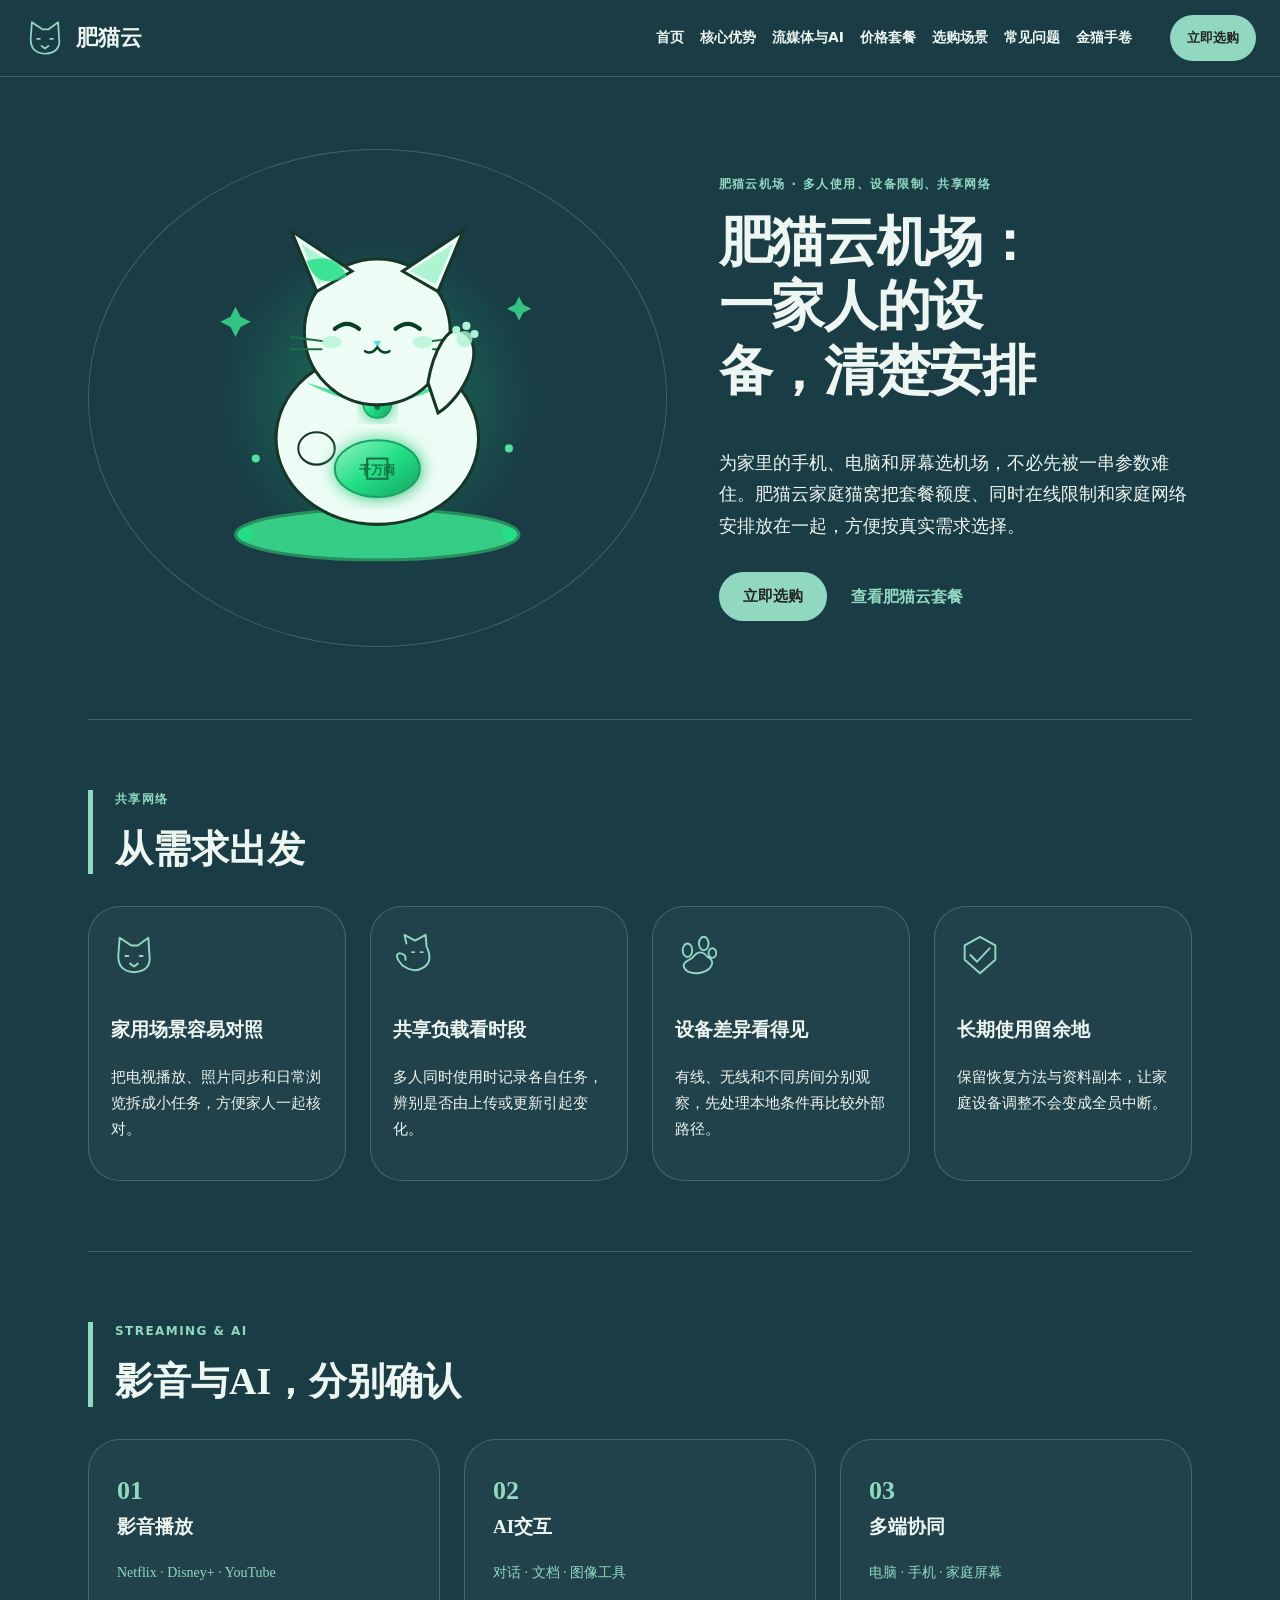
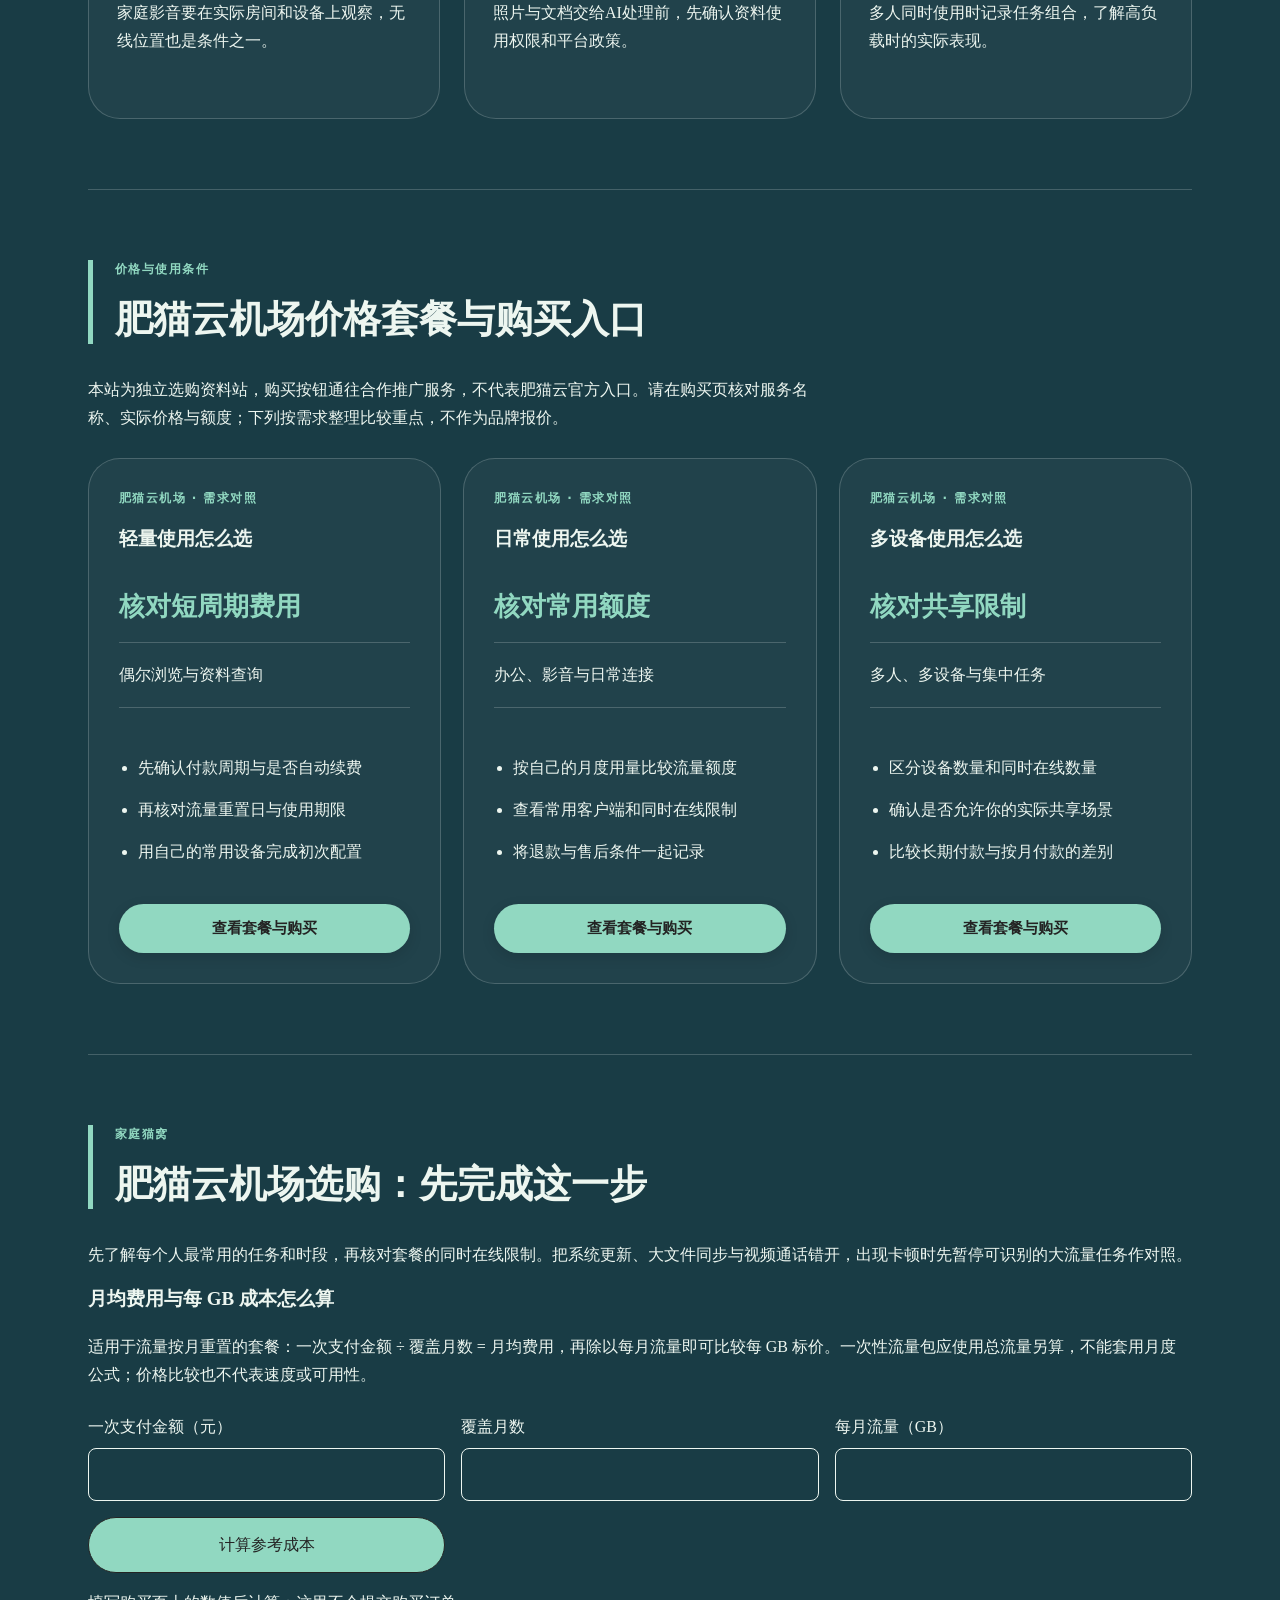
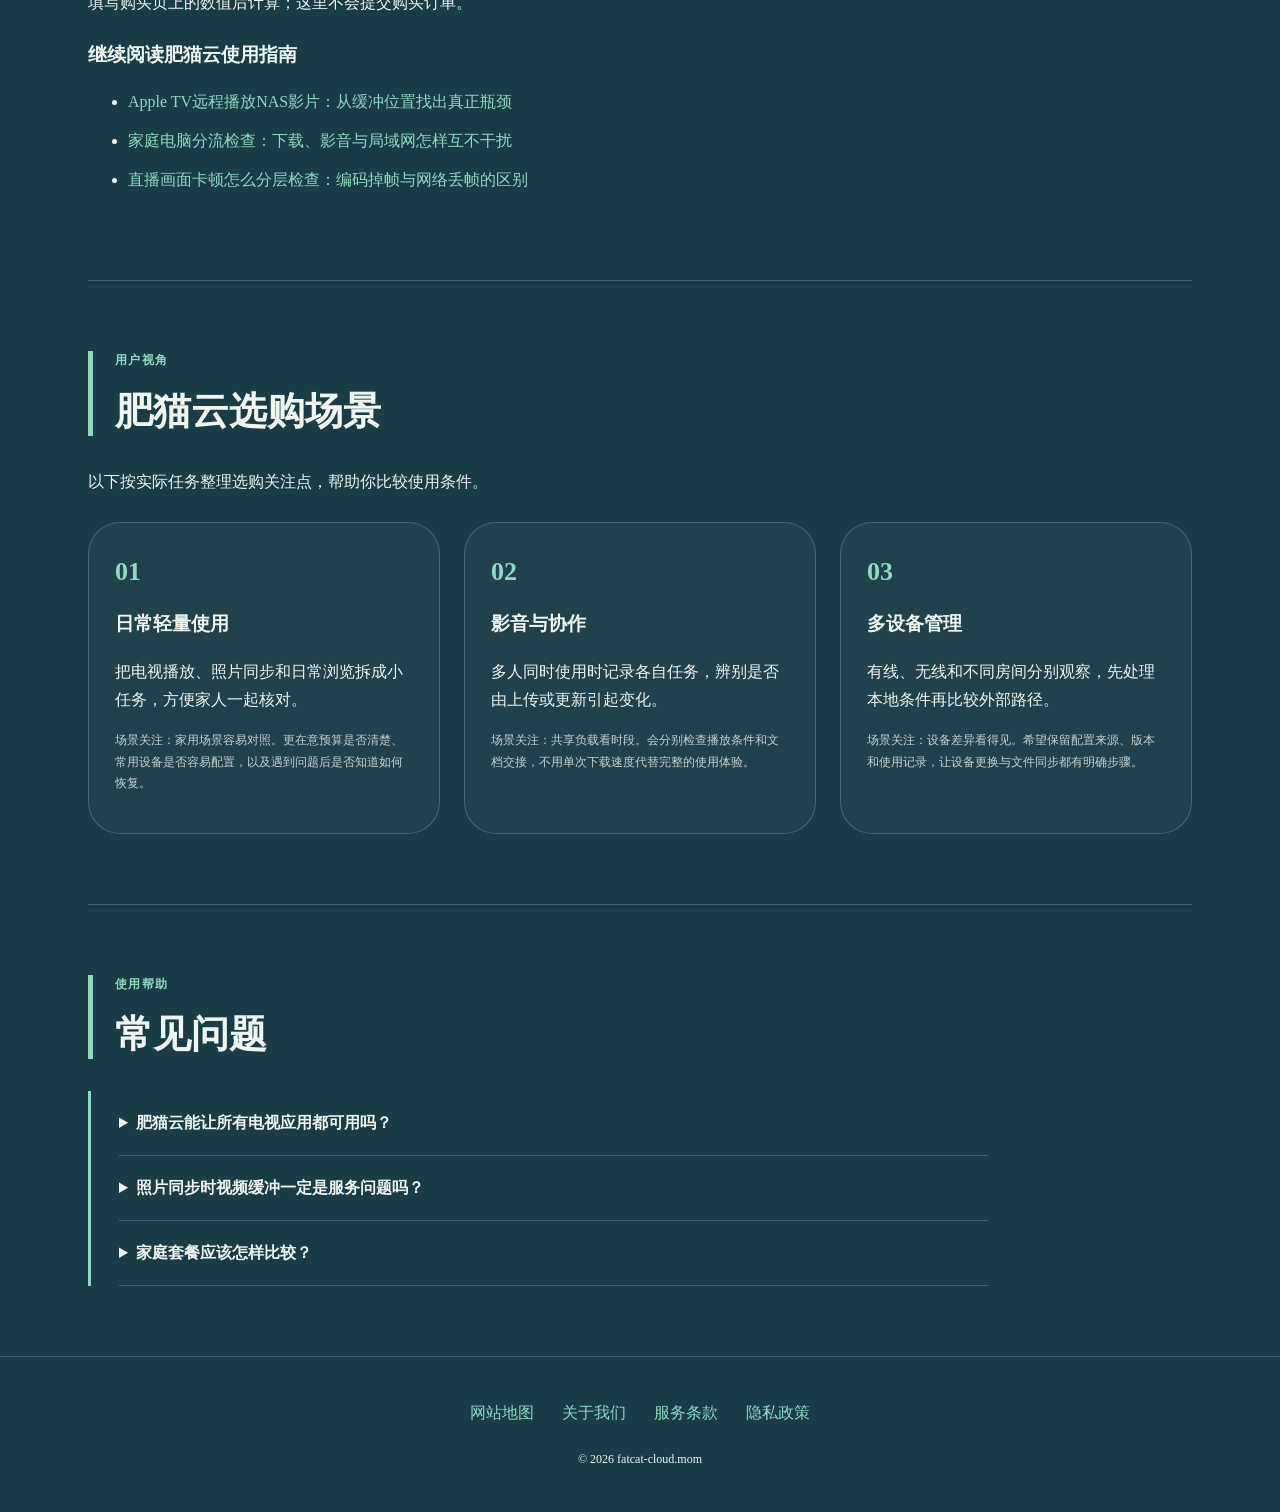
<file: index.html>
<!DOCTYPE html>

<html lang="zh-CN"><head><meta charset="utf-8"/><meta content="width=device-width,initial-scale=1" name="viewport"/><title>肥猫云机场家庭套餐选择｜多设备与共享网络指南</title><meta content="为家里的手机、电脑和屏幕选机场，不必先被一串参数难住。肥猫云家庭猫窝把套餐额度、同时在线限制和家庭网络安排放在一起，方便按真实需求选择。" name="description"/><link href="https://fatcat-cloud.mom/" rel="canonical"/><meta content="website" property="og:type"/><meta content="肥猫云机场家庭套餐选择｜多设备与共享网络指南" property="og:title"/><meta content="为家里的手机、电脑和屏幕选机场，不必先被一串参数难住。肥猫云家庭猫窝把套餐额度、同时在线限制和家庭网络安排放在一起，方便按真实需求选择。" property="og:description"/><meta content="https://fatcat-cloud.mom/" property="og:url"/><meta content="https://fatcat-cloud.mom/share.png" property="og:image"/><meta content="zh_CN" property="og:locale"/><link href="favicon.svg" rel="icon" type="image/svg+xml"/><link href="style.css" rel="stylesheet"/><script defer="" src="menu.js"></script><script type="application/ld+json">{"@context": "https://schema.org", "@type": "WebPage", "name": "肥猫云机场家庭套餐选择｜多设备与共享网络指南", "url": "https://fatcat-cloud.mom/", "description": "为家里的手机、电脑和屏幕选机场，不必先被一串参数难住。肥猫云家庭猫窝把套餐额度、同时在线限制和家庭网络安排放在一起，方便按真实需求选择。", "inLanguage": "zh-CN"}</script><link href="seo-guide.css" rel="stylesheet"/></head><body class="site-6 hero-A review-0 faq-2 nav-1"><header class="site-header"><div class="nav-wrap"><a class="brand" href="index.html"><svg aria-hidden="true" class="brand-mark" viewbox="0 0 48 48"><path d="M8 20L9 6L21 14H28L39 6L40 23Q43 41 24 42Q5 41 8 20Z M15 25H18 M30 25H33 M20 33L24 36L28 33" fill="none" stroke="currentColor" stroke-linecap="round" stroke-linejoin="round" stroke-width="2"></path></svg><span>肥猫云</span></a><nav aria-label="主导航" id="site-menu"><a href="index.html">首页</a><a href="index.html#features">核心优势</a><a href="index.html#streaming">流媒体与AI</a><a href="index.html#pricing">价格套餐</a><a href="index.html#testimonials">选购场景</a><a href="index.html#faq">常见问题</a><a href="fatcat-fortune-scroll.html">金猫手卷</a></nav><div class="nav-actions"><a class="button compact" href="https://ww012.twilightaff.com/#/?code=A56DH1Af" rel="sponsored nofollow noopener" target="_blank">立即选购</a><button aria-controls="site-menu" aria-expanded="false" aria-label="切换主导航菜单" class="menu-toggle" type="button"><span></span><span></span></button></div></div></header><main class="site-main"><section class="hero-section"><div class="hero-copy"><span class="eyebrow">肥猫云机场 · 多人使用、设备限制、共享网络</span><h1>肥猫云机场：一家人的设备，清楚安排</h1><p class="hero-intro">为家里的手机、电脑和屏幕选机场，不必先被一串参数难住。肥猫云家庭猫窝把套餐额度、同时在线限制和家庭网络安排放在一起，方便按真实需求选择。</p><div class="hero-actions"><a class="button" href="https://ww012.twilightaff.com/#/?code=A56DH1Af" rel="sponsored nofollow noopener" target="_blank">立即选购</a><a class="text-button" href="#pricing">查看肥猫云套餐</a></div></div><div aria-label="肥猫云品牌动画" class="hero-art" role="img"><svg height="100%" style="max-height: 400px;" viewbox="0 0 520 440" width="100%" xmlns="http://www.w3.org/2000/svg">
<defs>
<radialgradient cx="50%" cy="50%" id="goldGlow" r="50%">
<stop offset="0%" stop-color="#21df85" stop-opacity="0.35"></stop>
<stop offset="100%" stop-color="#21df85" stop-opacity="0"></stop>
</radialgradient>
<lineargradient id="coinGrad" x1="0" x2="1" y1="0" y2="1">
<stop offset="0%" stop-color="#96f2c6"></stop>
<stop offset="50%" stop-color="#21df85"></stop>
<stop offset="100%" stop-color="#19a462"></stop>
</lineargradient>
<filter height="140%" id="catGlow" width="140%" x="-20%" y="-20%">
<fegaussianblur result="blur" stddeviation="8"></fegaussianblur>
<fecomposite in="SourceGraphic" in2="blur" operator="over"></fecomposite>
</filter>
</defs>
<style>
    @keyframes catWave {
      0%, 100% { transform: rotate(0deg); }
      25% { transform: rotate(-18deg); }
      75% { transform: rotate(8deg); }
    }
    @keyframes fatFloat {
      0%, 100% { transform: translateY(0px); }
      50% { transform: translateY(-10px); }
    }
    @keyframes coinSpin {
      0%, 100% { transform: scale(1); }
      50% { transform: scale(1.08); }
    }
    @keyframes sparkleFloat {
      0%, 100% { opacity: 0.2; transform: translateY(0px) scale(0.8); }
      50% { opacity: 1; transform: translateY(-15px) scale(1.2); }
    }
    .fortune-body { animation: fatFloat 4.5s ease-in-out infinite; transform-origin: center; }
    .waving-paw { animation: catWave 2.8s ease-in-out infinite; transform-origin: 325px 230px; }
    .big-coin { animation: coinSpin 3s ease-in-out infinite; transform-origin: 260px 290px; }
    .sparkle-1 { animation: sparkleFloat 3s ease-in-out infinite; }
    .sparkle-2 { animation: sparkleFloat 3.5s ease-in-out infinite 1s; }
  </style>
<!-- Warm Golden Aura -->
<circle cx="260" cy="220" fill="url(#goldGlow)" r="160"></circle>
<!-- Floating Golden Sparkles -->
<g fill="#39e694">
<polygon class="sparkle-1" opacity="0.8" points="120,130 125,140 135,145 125,150 120,160 115,150 105,145 115,140"></polygon>
<polygon class="sparkle-2" opacity="0.8" points="400,120 404,128 412,132 404,136 400,144 396,136 388,132 396,128"></polygon>
<circle class="sparkle-2" cx="140" cy="280" fill="#53e09d" r="4"></circle>
<circle class="sparkle-1" cx="390" cy="270" fill="#53e09d" r="4"></circle>
</g>
<!-- Big Chubby Fortune Cat -->
<g class="fortune-body">
<!-- Red Silk Cushion under Cat -->
<ellipse cx="260" cy="355" fill="#35cd85" rx="140" ry="25" stroke="#258f5d" stroke-width="3"></ellipse>
<circle cx="130" cy="355" fill="#21df85" r="7"></circle>
<circle cx="390" cy="355" fill="#21df85" r="7"></circle>
<!-- Plump Round Body -->
<ellipse cx="260" cy="260" fill="#edfdf5" rx="100" ry="85" stroke="#173627" stroke-width="3"></ellipse>
<!-- Cute Red Collar & Golden Bell -->
<path d="M190 205 Q260 230 330 205 Q260 245 190 205 Z" fill="#53e09d"></path>
<circle cx="260" cy="226" fill="url(#coinGrad)" filter="url(#catGlow)" r="14" stroke="#19a462" stroke-width="1.5"></circle>
<circle cx="260" cy="229" fill="#186f46" r="3"></circle>
<!-- Big Round Head -->
<circle cx="260" cy="155" fill="#edfdf5" r="72" stroke="#173627" stroke-width="3"></circle>
<!-- Cat Ears with Pink Inner -->
<polygon fill="#edfdf5" points="200,115 175,55 235,95" stroke="#173627" stroke-width="3"></polygon>
<polygon fill="#adf4d2" points="202,108 185,68 228,95"></polygon>
<polygon fill="#edfdf5" points="320,115 345,55 285,95" stroke="#173627" stroke-width="3"></polygon>
<polygon fill="#adf4d2" points="318,108 335,68 292,95"></polygon>
<!-- Calico Pattern Patch on Ear -->
<path d="M190 85 Q220 75 230 100 Q200 115 190 85 Z" fill="#21df85" opacity="0.8"></path>
<!-- Cute Smiling Eyes (Curved Lines) -->
<path d="M218 152 Q230 142 242 152" fill="none" stroke="#093f25" stroke-linecap="round" stroke-width="4"></path>
<path d="M278 152 Q290 142 302 152" fill="none" stroke="#093f25" stroke-linecap="round" stroke-width="4"></path>
<!-- Pink Blushing Cheeks -->
<ellipse cx="215" cy="165" fill="#adf4d2" opacity="0.7" rx="10" ry="6"></ellipse>
<ellipse cx="305" cy="165" fill="#adf4d2" opacity="0.7" rx="10" ry="6"></ellipse>
<!-- Tiny Nose and Whisker Smile -->
<polygon fill="#50e2e3" points="256,164 264,164 260,170"></polygon>
<path d="M260 170 Q254 178 248 174 M260 170 Q266 178 272 174" fill="none" stroke="#093f25" stroke-linecap="round" stroke-width="2.5"></path>
<!-- Whiskers -->
<line stroke="#186f46" stroke-linecap="round" stroke-width="2" x1="175" x2="205" y1="160" y2="164"></line>
<line stroke="#186f46" stroke-linecap="round" stroke-width="2" x1="175" x2="205" y1="172" y2="172"></line>
<line stroke="#186f46" stroke-linecap="round" stroke-width="2" x1="345" x2="315" y1="160" y2="164"></line>
<line stroke="#186f46" stroke-linecap="round" stroke-width="2" x1="345" x2="315" y1="172" y2="172"></line>
<!-- Left Paw Holding Huge Gold Ingot / Koban Coin -->
<ellipse cx="200" cy="270" fill="#edfdf5" rx="18" ry="16" stroke="#173627" stroke-width="2"></ellipse>
<g class="big-coin">
<ellipse cx="260" cy="290" fill="url(#coinGrad)" filter="url(#catGlow)" rx="42" ry="28" stroke="#19a462" stroke-width="2"></ellipse>
<rect fill="none" height="20" stroke="#186f46" stroke-width="2" width="20" x="250" y="280"></rect>
<text fill="#186f46" font-family="sans-serif" font-size="12" font-weight="900" text-anchor="middle" x="260" y="295">千万両</text>
</g>
<!-- Right Waving Paw (Inviting Fortune / Prosperity) -->
<g class="waving-paw">
<path d="M320 235 C345 220 370 170 345 155 C330 145 315 175 310 205 Z" fill="#edfdf5" stroke="#173627" stroke-width="3"></path>
<circle cx="346" cy="162" fill="#adf4d2" opacity="0.8" r="8"></circle>
<circle cx="338" cy="153" fill="#adf4d2" r="4"></circle>
<circle cx="348" cy="149" fill="#adf4d2" r="4"></circle>
<circle cx="356" cy="157" fill="#adf4d2" r="4"></circle>
</g>
</g>
</svg></div></section><section class="section" id="features"><div class="section-heading"><span class="eyebrow">共享网络</span><h2>从需求出发</h2></div><div class="features tiles"><div class="feature"><svg aria-hidden="true" class="" viewbox="0 0 48 48"><path d="M8 20L9 6L21 14H28L39 6L40 23Q43 41 24 42Q5 41 8 20Z M15 25H18 M30 25H33 M20 33L24 36L28 33" fill="none" stroke="currentColor" stroke-linecap="round" stroke-linejoin="round" stroke-width="2"></path></svg><div><h3>家用场景容易对照</h3><p>把电视播放、照片同步和日常浏览拆成小任务，方便家人一起核对。</p></div></div><div class="feature"><svg aria-hidden="true" class="" viewbox="0 0 48 48"><path d="M14 12L12 3L23 9L34 3L35 15Q43 32 30 38Q22 43 10 35 M10 35Q0 24 7 22Q14 23 13 29 M20 21H22 M29 21H31" fill="none" stroke="currentColor" stroke-linecap="round" stroke-linejoin="round" stroke-width="2"></path></svg><div><h3>共享负载看时段</h3><p>多人同时使用时记录各自任务，辨别是否由上传或更新引起变化。</p></div></div><div class="feature"><svg aria-hidden="true" class="" viewbox="0 0 48 48"><path d="M13 30Q5 35 13 41Q24 46 35 39Q43 31 34 26Q26 16 18 27Z M8 19a5 7 0 1 0 10 0a5 7 0 1 0-10 0 M25 12a5 7 0 1 0 10 0a5 7 0 1 0-10 0 M35 22a4 5 0 1 0 8 0a4 5 0 1 0-8 0" fill="none" stroke="currentColor" stroke-linecap="round" stroke-linejoin="round" stroke-width="2"></path></svg><div><h3>设备差异看得见</h3><p>有线、无线和不同房间分别观察，先处理本地条件再比较外部路径。</p></div></div><div class="feature"><svg aria-hidden="true" class="" viewbox="0 0 48 48"><path d="M24 5L40 14V29L24 43L8 29V14Z M14 24L21 31L34 17" fill="none" stroke="currentColor" stroke-linecap="round" stroke-linejoin="round" stroke-width="2"></path></svg><div><h3>长期使用留余地</h3><p>保留恢复方法与资料副本，让家庭设备调整不会变成全员中断。</p></div></div></div></section><section class="section" id="streaming"><div class="section-heading"><span class="eyebrow">STREAMING &amp; AI</span><h2>影音与AI，分别确认</h2></div><div class="use-cases columns"><div class="use-case"><span class="item-no">01</span><h3>影音播放</h3><p class="platforms">Netflix · Disney+ · YouTube</p><p>家庭影音要在实际房间和设备上观察，无线位置也是条件之一。</p></div><div class="use-case"><span class="item-no">02</span><h3>AI交互</h3><p class="platforms">对话 · 文档 · 图像工具</p><p>照片与文档交给AI处理前，先确认资料使用权限和平台政策。</p></div><div class="use-case"><span class="item-no">03</span><h3>多端协同</h3><p class="platforms">电脑 · 手机 · 家庭屏幕</p><p>多人同时使用时记录任务组合，了解高负载时的实际表现。</p></div></div></section><section class="section" id="pricing"><div class="section-heading"><span class="eyebrow">价格与使用条件</span><h2>肥猫云机场价格套餐与购买入口</h2></div><p class="section-intro">本站为独立选购资料站，购买按钮通往合作推广服务，不代表肥猫云官方入口。请在购买页核对服务名称、实际价格与额度；下列按需求整理比较重点，不作为品牌报价。</p><div class="plans cards"><div class="plan"><span class="eyebrow">肥猫云机场 · 需求对照</span><h3>轻量使用怎么选</h3><p class="price-value">核对短周期费用</p><p class="quota">偶尔浏览与资料查询</p><ul><li>先确认付款周期与是否自动续费</li><li>再核对流量重置日与使用期限</li><li>用自己的常用设备完成初次配置</li></ul> <a class="button" href="https://ww012.twilightaff.com/#/?code=A56DH1Af" rel="sponsored nofollow noopener" target="_blank">查看套餐与购买</a>
</div><div class="plan"><span class="eyebrow">肥猫云机场 · 需求对照</span><h3>日常使用怎么选</h3><p class="price-value">核对常用额度</p><p class="quota">办公、影音与日常连接</p><ul><li>按自己的月度用量比较流量额度</li><li>查看常用客户端和同时在线限制</li><li>将退款与售后条件一起记录</li></ul> <a class="button" href="https://ww012.twilightaff.com/#/?code=A56DH1Af" rel="sponsored nofollow noopener" target="_blank">查看套餐与购买</a>
</div><div class="plan"><span class="eyebrow">肥猫云机场 · 需求对照</span><h3>多设备使用怎么选</h3><p class="price-value">核对共享限制</p><p class="quota">多人、多设备与集中任务</p><ul><li>区分设备数量和同时在线数量</li><li>确认是否允许你的实际共享场景</li><li>比较长期付款与按月付款的差别</li></ul> <a class="button" href="https://ww012.twilightaff.com/#/?code=A56DH1Af" rel="sponsored nofollow noopener" target="_blank">查看套餐与购买</a>
</div></div></section><section class="section seo-plan-guide" id="plan-guide"><div class="section-heading"><span class="eyebrow">家庭猫窝</span><h2>肥猫云机场选购：先完成这一步</h2></div><p>先了解每个人最常用的任务和时段，再核对套餐的同时在线限制。把系统更新、大文件同步与视频通话错开，出现卡顿时先暂停可识别的大流量任务作对照。</p><h3>月均费用与每 GB 成本怎么算</h3><p>适用于流量按月重置的套餐：一次支付金额 ÷ 覆盖月数 = 月均费用，再除以每月流量即可比较每 GB 标价。一次性流量包应使用总流量另算，不能套用月度公式；价格比较也不代表速度或可用性。</p><form class="seo-cost-form"><label>一次支付金额（元）<input inputmode="decimal" min="0.01" name="amount" required="" step="0.01" type="number"/></label><label>覆盖月数<input inputmode="numeric" max="120" min="1" name="months" required="" step="1" type="number"/></label><label>每月流量（GB）<input inputmode="decimal" min="0.01" name="quota" required="" step="0.01" type="number"/></label><button class="button" type="submit">计算参考成本</button><output aria-live="polite">填写购买页上的数值后计算；这里不会提交购买订单。</output></form><div class="seo-reading"><h3>继续阅读肥猫云使用指南</h3><ul><li><a href="fatcat-apple-tv-infuse-nas-streaming.html">Apple TV远程播放NAS影片：从缓冲位置找出真正瓶颈</a></li><li><a href="fatcat-clash-verge-rev-routing-rules.html">家庭电脑分流检查：下载、影音与局域网怎样互不干扰</a></li><li><a href="fatcat-cross-border-tiktok-livestream-tuning.html">直播画面卡顿怎么分层检查：编码掉帧与网络丢帧的区别</a></li></ul></div></section><section class="section" id="testimonials"><div class="section-heading"><span class="eyebrow">用户视角</span><h2>肥猫云选购场景</h2></div><p class="section-intro">以下按实际任务整理选购关注点，帮助你比较使用条件。</p><div class="reviews"><div class="review"><span class="review-mark">01</span><h3>日常轻量使用</h3><p>把电视播放、照片同步和日常浏览拆成小任务，方便家人一起核对。</p><p class="small">场景关注：家用场景容易对照。更在意预算是否清楚、常用设备是否容易配置，以及遇到问题后是否知道如何恢复。</p></div><div class="review"><span class="review-mark">02</span><h3>影音与协作</h3><p>多人同时使用时记录各自任务，辨别是否由上传或更新引起变化。</p><p class="small">场景关注：共享负载看时段。会分别检查播放条件和文档交接，不用单次下载速度代替完整的使用体验。</p></div><div class="review"><span class="review-mark">03</span><h3>多设备管理</h3><p>有线、无线和不同房间分别观察，先处理本地条件再比较外部路径。</p><p class="small">场景关注：设备差异看得见。希望保留配置来源、版本和使用记录，让设备更换与文件同步都有明确步骤。</p></div></div></section><section class="section" id="faq"><div class="section-heading"><span class="eyebrow">使用帮助</span><h2>常见问题</h2></div><div class="faq-list"><details><summary>肥猫云能让所有电视应用都可用吗？</summary><p>不能作这种保证。账号资格、设备支持与平台条件需要独立确认。</p></details><details><summary>照片同步时视频缓冲一定是服务问题吗？</summary><p>应先暂停同步作对照，判断家庭负载与无线环境，再整理证据。</p></details><details><summary>家庭套餐应该怎样比较？</summary><p>核对实际设备限制、流量周期与费用来源；本页按三类使用需求整理比较重点，实际购买前应核对交易条款。</p></details></div></section></main><footer class="site-footer"><nav aria-label="页脚导航"><a href="sitemap.html">网站地图</a><a href="about.html">关于我们</a><a href="terms.html">服务条款</a><a href="privacy.html">隐私政策</a></nav><p>© 2026 fatcat-cloud.mom</p></footer><script defer="True" src="seo-guide.js"></script></body></html>
</file>
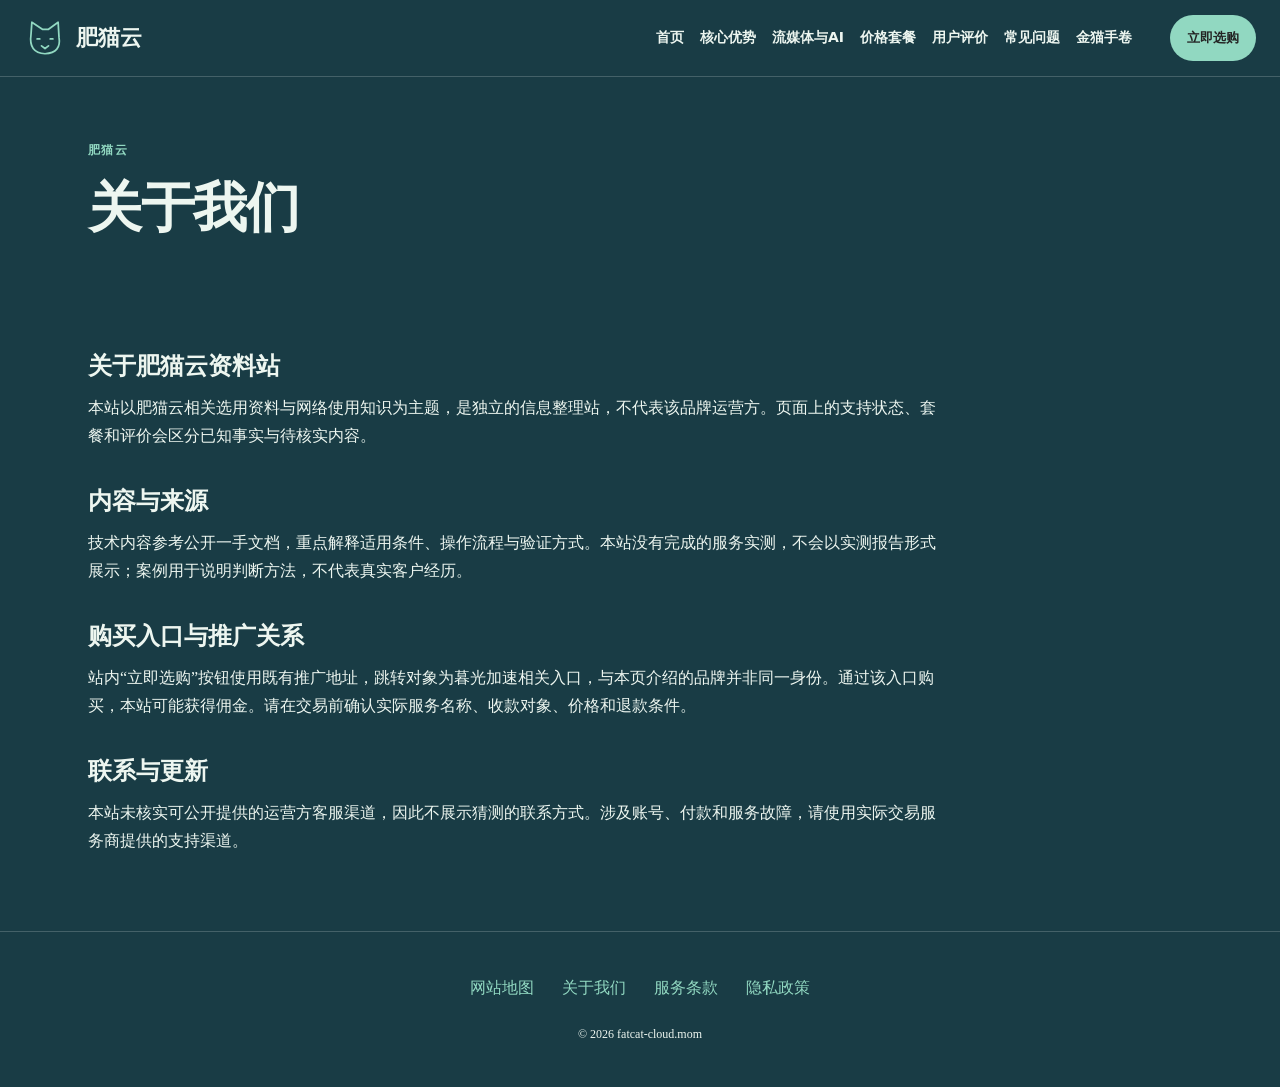
<file: about.html>
<!DOCTYPE html>
<html lang="zh-CN"><head><meta charset="UTF-8"><meta name="viewport" content="width=device-width,initial-scale=1"><title>关于我们｜肥猫云·金猫手卷</title><meta name="description" content="金猫手卷的关于我们：说明肥猫云资料整理、内容使用与第三方服务边界。"><meta name="keywords" content="肥猫云,关于我们,金猫手卷,网络使用指南"><link rel="canonical" href="https://fatcat-cloud.mom/about.html"><meta property="og:type" content="website"><meta property="og:title" content="关于我们｜肥猫云·金猫手卷"><meta property="og:description" content="金猫手卷的关于我们：说明肥猫云资料整理、内容使用与第三方服务边界。"><meta property="og:url" content="https://fatcat-cloud.mom/about.html"><meta property="og:image" content="https://fatcat-cloud.mom/share.png"><meta property="og:locale" content="zh_CN"><link rel="icon" href="favicon.svg" type="image/svg+xml"><link rel="stylesheet" href="style.css"><script defer src="menu.js"></script><script type="application/ld+json">{"@context": "https://schema.org", "@type": "WebPage", "name": "关于我们｜肥猫云·金猫手卷", "url": "https://fatcat-cloud.mom/about.html", "description": "金猫手卷的关于我们：说明肥猫云资料整理、内容使用与第三方服务边界。", "inLanguage": "zh-CN"}</script></head><body class="site-6 hero-A review-0 faq-2 nav-1"><header class="site-header"><div class="nav-wrap"><a class="brand" href="index.html"><svg class="brand-mark" viewBox="0 0 48 48" aria-hidden="true"><path d="M8 20L9 6L21 14H28L39 6L40 23Q43 41 24 42Q5 41 8 20Z M15 25H18 M30 25H33 M20 33L24 36L28 33" fill="none" stroke="currentColor" stroke-width="2" stroke-linecap="round" stroke-linejoin="round"/></svg><span>肥猫云</span></a><nav id="site-menu" aria-label="主导航"><a href="index.html">首页</a><a href="index.html#features">核心优势</a><a href="index.html#streaming">流媒体与AI</a><a href="index.html#pricing">价格套餐</a><a href="index.html#testimonials">用户评价</a><a href="index.html#faq">常见问题</a><a href="fatcat-fortune-scroll.html">金猫手卷</a></nav><div class="nav-actions"><a class="button compact" href="https://ww012.twilightaff.com/#/?code=A56DH1Af" target="_blank" rel="sponsored nofollow noopener">立即选购</a><button type="button" class="menu-toggle" aria-label="切换主导航菜单" aria-controls="site-menu" aria-expanded="false"><span></span><span></span></button></div></div></header><main class="site-main"><header class="page-heading"><span class="eyebrow">肥猫云</span><h1>关于我们</h1></header><div class="prose"><h2>关于肥猫云资料站</h2><p>本站以肥猫云相关选用资料与网络使用知识为主题，是独立的信息整理站，不代表该品牌运营方。页面上的支持状态、套餐和评价会区分已知事实与待核实内容。</p><h2>内容与来源</h2><p>技术内容参考公开一手文档，重点解释适用条件、操作流程与验证方式。本站没有完成的服务实测，不会以实测报告形式展示；案例用于说明判断方法，不代表真实客户经历。</p><h2>购买入口与推广关系</h2><p>站内“立即选购”按钮使用既有推广地址，跳转对象为暮光加速相关入口，与本页介绍的品牌并非同一身份。通过该入口购买，本站可能获得佣金。请在交易前确认实际服务名称、收款对象、价格和退款条件。</p><h2>联系与更新</h2><p>本站未核实可公开提供的运营方客服渠道，因此不展示猜测的联系方式。涉及账号、付款和服务故障，请使用实际交易服务商提供的支持渠道。</p></div></main><footer class="site-footer"><nav aria-label="页脚导航"><a href="sitemap.html">网站地图</a><a href="about.html">关于我们</a><a href="terms.html">服务条款</a><a href="privacy.html">隐私政策</a></nav><p>© 2026 fatcat-cloud.mom</p></footer></body></html>
</file>
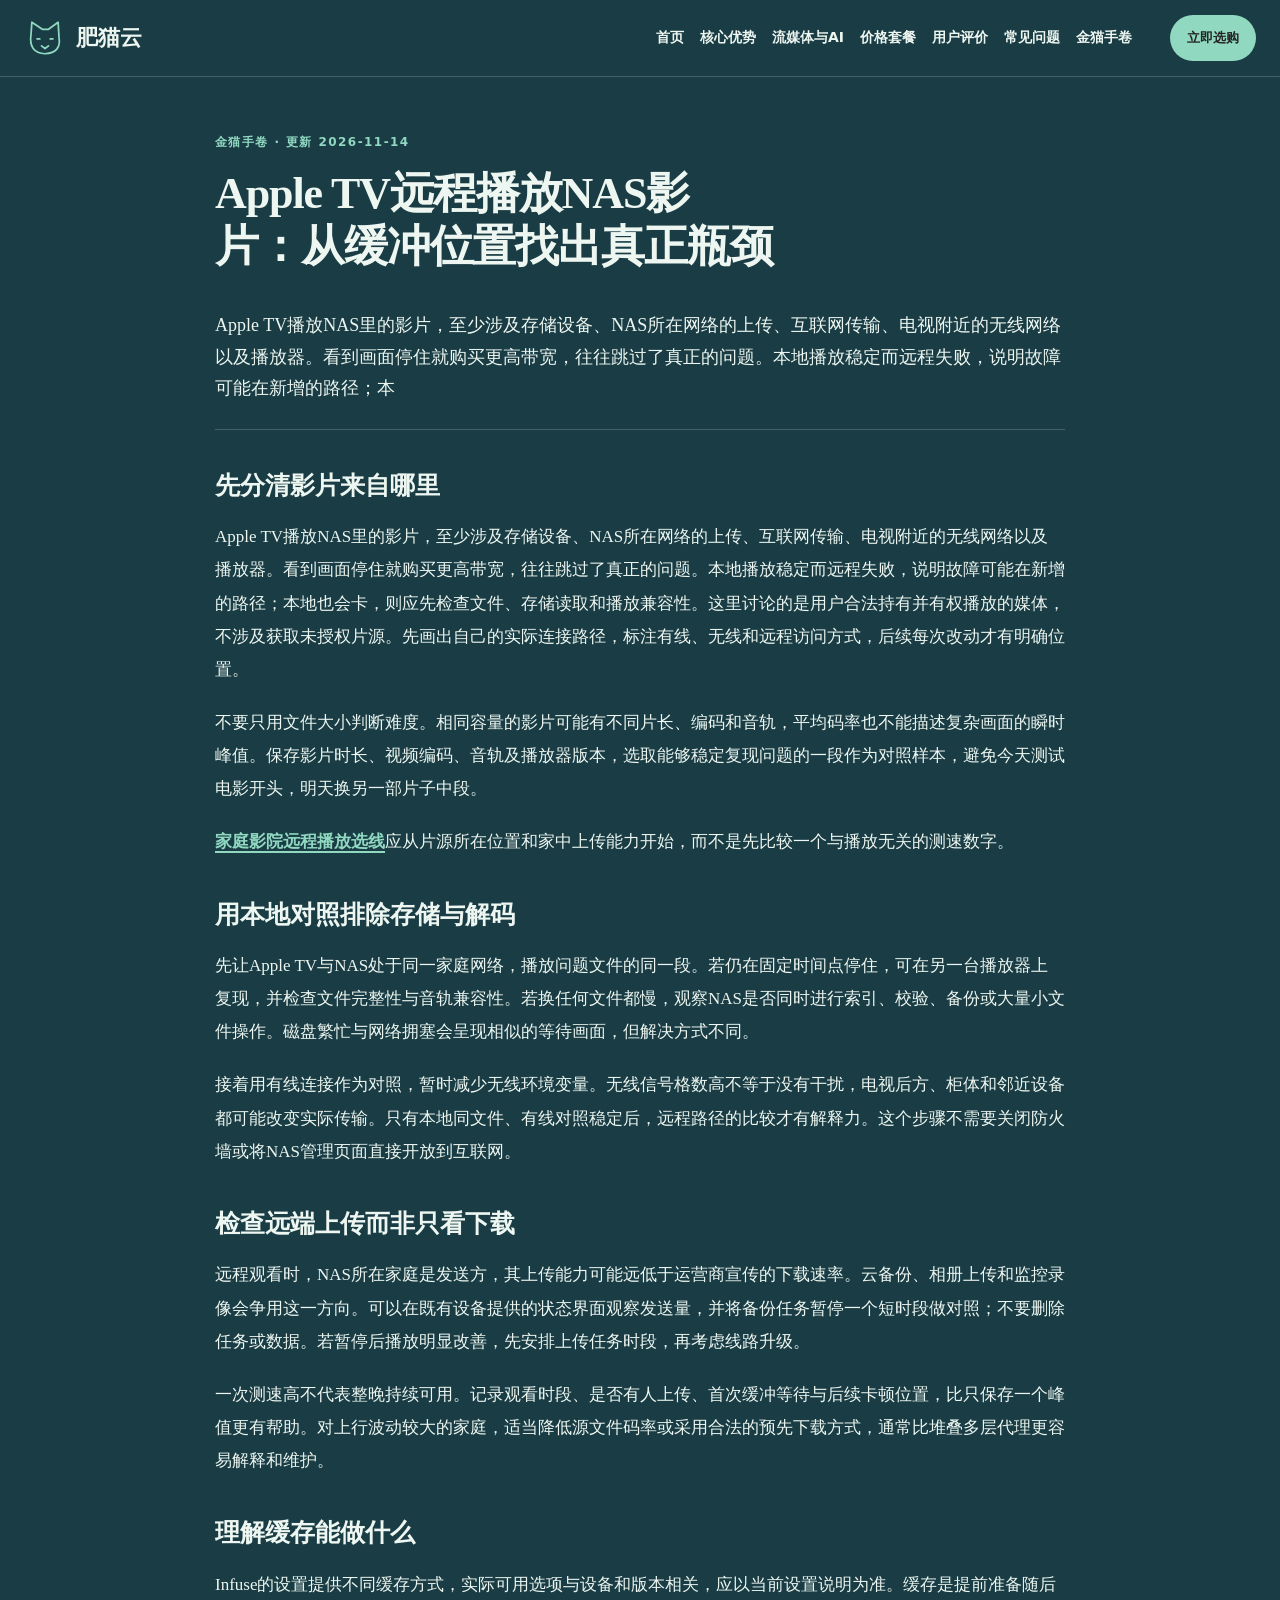
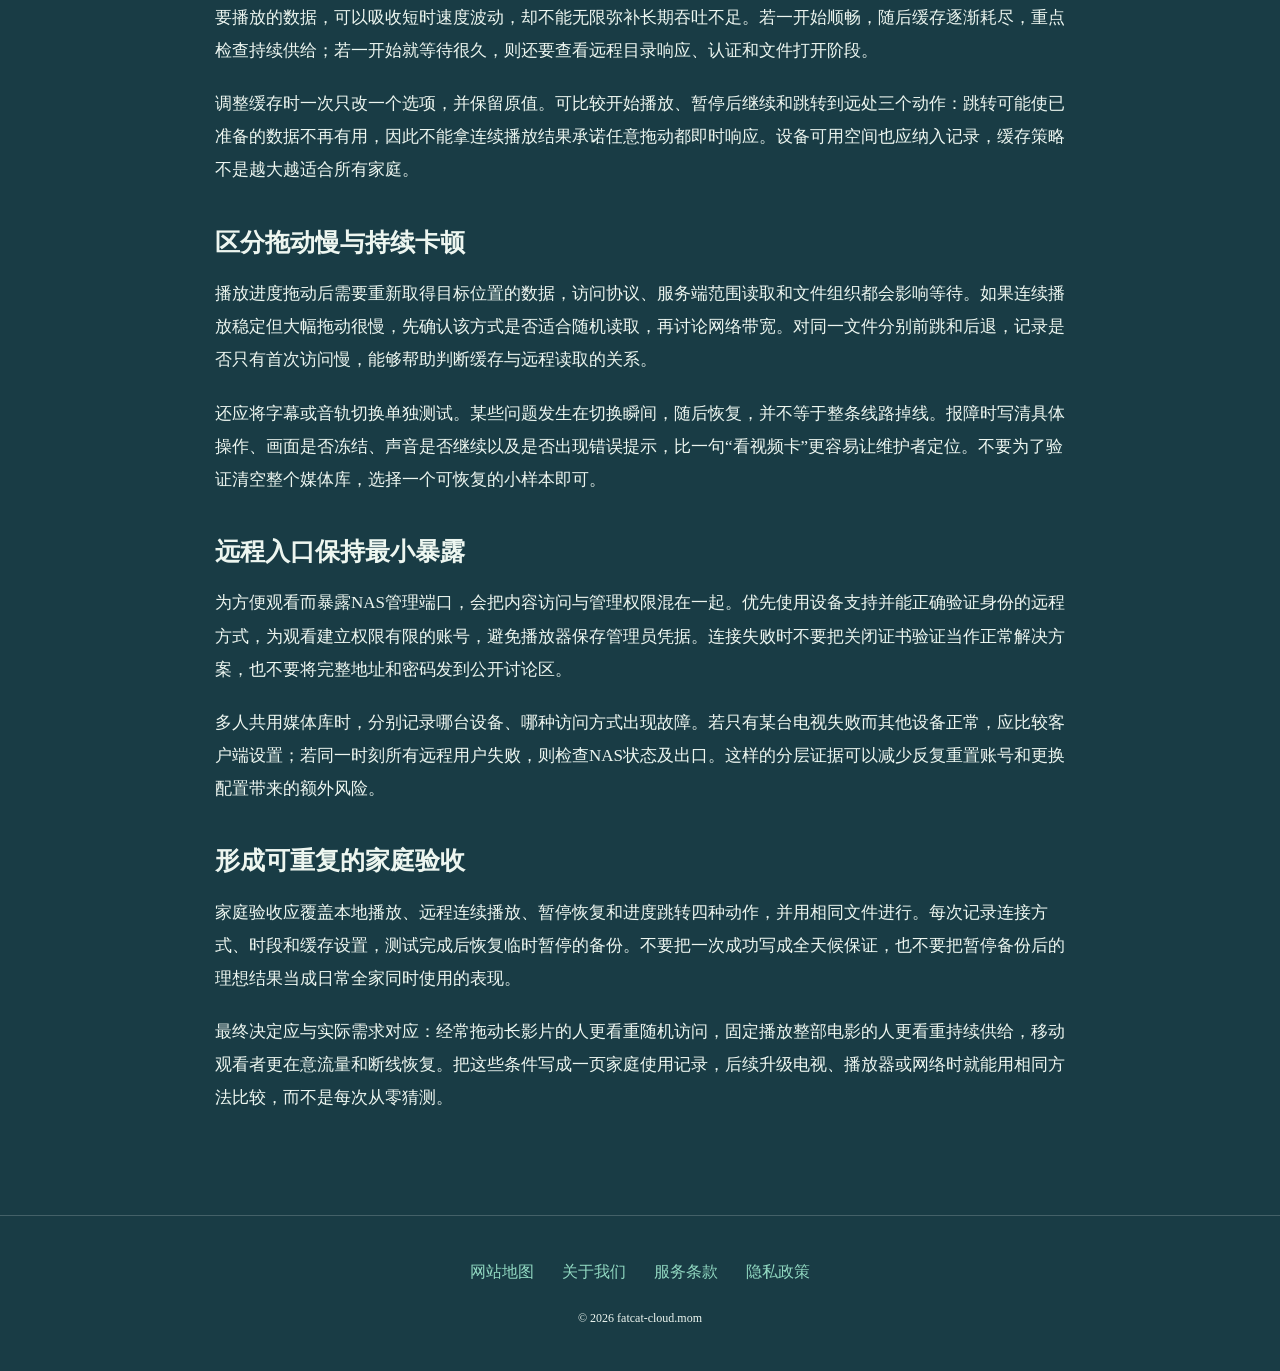
<file: fatcat-apple-tv-infuse-nas-streaming.html>
<!DOCTYPE html>
<html lang="zh-CN"><head><meta charset="UTF-8"><meta name="viewport" content="width=device-width,initial-scale=1"><title>Apple TV远程播放NAS影片：从缓冲位置找出真正瓶颈｜肥猫云</title><meta name="description" content="Apple TV播放NAS里的影片，至少涉及存储设备、NAS所在网络的上传、互联网传输、电视附近的无线网络以及播放器。看到画面停住就购买更高带宽，往往跳过了真正的问题。本地播放稳定而远程失败，说明故障可能在新增的路径；本"><meta name="keywords" content="肥猫云,Apple TV远程播放NAS影片：从缓冲位置找出真正瓶颈,先分清影片来自哪里,网络使用指南"><link rel="canonical" href="https://fatcat-cloud.mom/fatcat-apple-tv-infuse-nas-streaming.html"><meta property="og:type" content="article"><meta property="og:title" content="Apple TV远程播放NAS影片：从缓冲位置找出真正瓶颈｜肥猫云"><meta property="og:description" content="Apple TV播放NAS里的影片，至少涉及存储设备、NAS所在网络的上传、互联网传输、电视附近的无线网络以及播放器。看到画面停住就购买更高带宽，往往跳过了真正的问题。本地播放稳定而远程失败，说明故障可能在新增的路径；本"><meta property="og:url" content="https://fatcat-cloud.mom/fatcat-apple-tv-infuse-nas-streaming.html"><meta property="og:image" content="https://fatcat-cloud.mom/share.png"><meta property="og:locale" content="zh_CN"><link rel="icon" href="favicon.svg" type="image/svg+xml"><link rel="stylesheet" href="style.css"><script defer src="menu.js"></script><script type="application/ld+json">{"@context": "https://schema.org", "@type": "Article", "name": "Apple TV远程播放NAS影片：从缓冲位置找出真正瓶颈｜肥猫云", "url": "https://fatcat-cloud.mom/fatcat-apple-tv-infuse-nas-streaming.html", "description": "Apple TV播放NAS里的影片，至少涉及存储设备、NAS所在网络的上传、互联网传输、电视附近的无线网络以及播放器。看到画面停住就购买更高带宽，往往跳过了真正的问题。本地播放稳定而远程失败，说明故障可能在新增的路径；本", "inLanguage": "zh-CN", "headline": "Apple TV远程播放NAS影片：从缓冲位置找出真正瓶颈｜肥猫云", "dateModified": "2026-11-14", "image": "https://fatcat-cloud.mom/share.png"}</script></head><body class="site-6 hero-A review-0 faq-2 nav-1"><header class="site-header"><div class="nav-wrap"><a class="brand" href="index.html"><svg class="brand-mark" viewBox="0 0 48 48" aria-hidden="true"><path d="M8 20L9 6L21 14H28L39 6L40 23Q43 41 24 42Q5 41 8 20Z M15 25H18 M30 25H33 M20 33L24 36L28 33" fill="none" stroke="currentColor" stroke-width="2" stroke-linecap="round" stroke-linejoin="round"/></svg><span>肥猫云</span></a><nav id="site-menu" aria-label="主导航"><a href="index.html">首页</a><a href="index.html#features">核心优势</a><a href="index.html#streaming">流媒体与AI</a><a href="index.html#pricing">价格套餐</a><a href="index.html#testimonials">用户评价</a><a href="index.html#faq">常见问题</a><a href="fatcat-fortune-scroll.html">金猫手卷</a></nav><div class="nav-actions"><a class="button compact" href="https://ww012.twilightaff.com/#/?code=A56DH1Af" target="_blank" rel="sponsored nofollow noopener">立即选购</a><button type="button" class="menu-toggle" aria-label="切换主导航菜单" aria-controls="site-menu" aria-expanded="false"><span></span><span></span></button></div></div></header><main class="site-main"><article class="article-page"><header><span class="eyebrow">金猫手卷 · 更新 2026-11-14</span><h1>Apple TV远程播放NAS影片：从缓冲位置找出真正瓶颈</h1><p class="lead">Apple TV播放NAS里的影片，至少涉及存储设备、NAS所在网络的上传、互联网传输、电视附近的无线网络以及播放器。看到画面停住就购买更高带宽，往往跳过了真正的问题。本地播放稳定而远程失败，说明故障可能在新增的路径；本</p></header><div class="article-body"><h2>先分清影片来自哪里</h2><p>Apple TV播放NAS里的影片，至少涉及存储设备、NAS所在网络的上传、互联网传输、电视附近的无线网络以及播放器。看到画面停住就购买更高带宽，往往跳过了真正的问题。本地播放稳定而远程失败，说明故障可能在新增的路径；本地也会卡，则应先检查文件、存储读取和播放兼容性。这里讨论的是用户合法持有并有权播放的媒体，不涉及获取未授权片源。先画出自己的实际连接路径，标注有线、无线和远程访问方式，后续每次改动才有明确位置。</p><p>不要只用文件大小判断难度。相同容量的影片可能有不同片长、编码和音轨，平均码率也不能描述复杂画面的瞬时峰值。保存影片时长、视频编码、音轨及播放器版本，选取能够稳定复现问题的一段作为对照样本，避免今天测试电影开头，明天换另一部片子中段。</p><p><a href="https://dajichang.mom/" target="_blank" rel="noopener">家庭影院远程播放选线</a>应从片源所在位置和家中上传能力开始，而不是先比较一个与播放无关的测速数字。</p><h2>用本地对照排除存储与解码</h2><p>先让Apple TV与NAS处于同一家庭网络，播放问题文件的同一段。若仍在固定时间点停住，可在另一台播放器上复现，并检查文件完整性与音轨兼容性。若换任何文件都慢，观察NAS是否同时进行索引、校验、备份或大量小文件操作。磁盘繁忙与网络拥塞会呈现相似的等待画面，但解决方式不同。</p><p>接着用有线连接作为对照，暂时减少无线环境变量。无线信号格数高不等于没有干扰，电视后方、柜体和邻近设备都可能改变实际传输。只有本地同文件、有线对照稳定后，远程路径的比较才有解释力。这个步骤不需要关闭防火墙或将NAS管理页面直接开放到互联网。</p><h2>检查远端上传而非只看下载</h2><p>远程观看时，NAS所在家庭是发送方，其上传能力可能远低于运营商宣传的下载速率。云备份、相册上传和监控录像会争用这一方向。可以在既有设备提供的状态界面观察发送量，并将备份任务暂停一个短时段做对照；不要删除任务或数据。若暂停后播放明显改善，先安排上传任务时段，再考虑线路升级。</p><p>一次测速高不代表整晚持续可用。记录观看时段、是否有人上传、首次缓冲等待与后续卡顿位置，比只保存一个峰值更有帮助。对上行波动较大的家庭，适当降低源文件码率或采用合法的预先下载方式，通常比堆叠多层代理更容易解释和维护。</p><h2>理解缓存能做什么</h2><p>Infuse的设置提供不同缓存方式，实际可用选项与设备和版本相关，应以当前设置说明为准。缓存是提前准备随后要播放的数据，可以吸收短时速度波动，却不能无限弥补长期吞吐不足。若一开始顺畅，随后缓存逐渐耗尽，重点检查持续供给；若一开始就等待很久，则还要查看远程目录响应、认证和文件打开阶段。</p><p>调整缓存时一次只改一个选项，并保留原值。可比较开始播放、暂停后继续和跳转到远处三个动作：跳转可能使已准备的数据不再有用，因此不能拿连续播放结果承诺任意拖动都即时响应。设备可用空间也应纳入记录，缓存策略不是越大越适合所有家庭。</p><h2>区分拖动慢与持续卡顿</h2><p>播放进度拖动后需要重新取得目标位置的数据，访问协议、服务端范围读取和文件组织都会影响等待。如果连续播放稳定但大幅拖动很慢，先确认该方式是否适合随机读取，再讨论网络带宽。对同一文件分别前跳和后退，记录是否只有首次访问慢，能够帮助判断缓存与远程读取的关系。</p><p>还应将字幕或音轨切换单独测试。某些问题发生在切换瞬间，随后恢复，并不等于整条线路掉线。报障时写清具体操作、画面是否冻结、声音是否继续以及是否出现错误提示，比一句“看视频卡”更容易让维护者定位。不要为了验证清空整个媒体库，选择一个可恢复的小样本即可。</p><h2>远程入口保持最小暴露</h2><p>为方便观看而暴露NAS管理端口，会把内容访问与管理权限混在一起。优先使用设备支持并能正确验证身份的远程方式，为观看建立权限有限的账号，避免播放器保存管理员凭据。连接失败时不要把关闭证书验证当作正常解决方案，也不要将完整地址和密码发到公开讨论区。</p><p>多人共用媒体库时，分别记录哪台设备、哪种访问方式出现故障。若只有某台电视失败而其他设备正常，应比较客户端设置；若同一时刻所有远程用户失败，则检查NAS状态及出口。这样的分层证据可以减少反复重置账号和更换配置带来的额外风险。</p><h2>形成可重复的家庭验收</h2><p>家庭验收应覆盖本地播放、远程连续播放、暂停恢复和进度跳转四种动作，并用相同文件进行。每次记录连接方式、时段和缓存设置，测试完成后恢复临时暂停的备份。不要把一次成功写成全天候保证，也不要把暂停备份后的理想结果当成日常全家同时使用的表现。</p><p>最终决定应与实际需求对应：经常拖动长影片的人更看重随机访问，固定播放整部电影的人更看重持续供给，移动观看者更在意流量和断线恢复。把这些条件写成一页家庭使用记录，后续升级电视、播放器或网络时就能用相同方法比较，而不是每次从零猜测。</p></div></article></main><footer class="site-footer"><nav aria-label="页脚导航"><a href="sitemap.html">网站地图</a><a href="about.html">关于我们</a><a href="terms.html">服务条款</a><a href="privacy.html">隐私政策</a></nav><p>© 2026 fatcat-cloud.mom</p></footer></body></html>
</file>
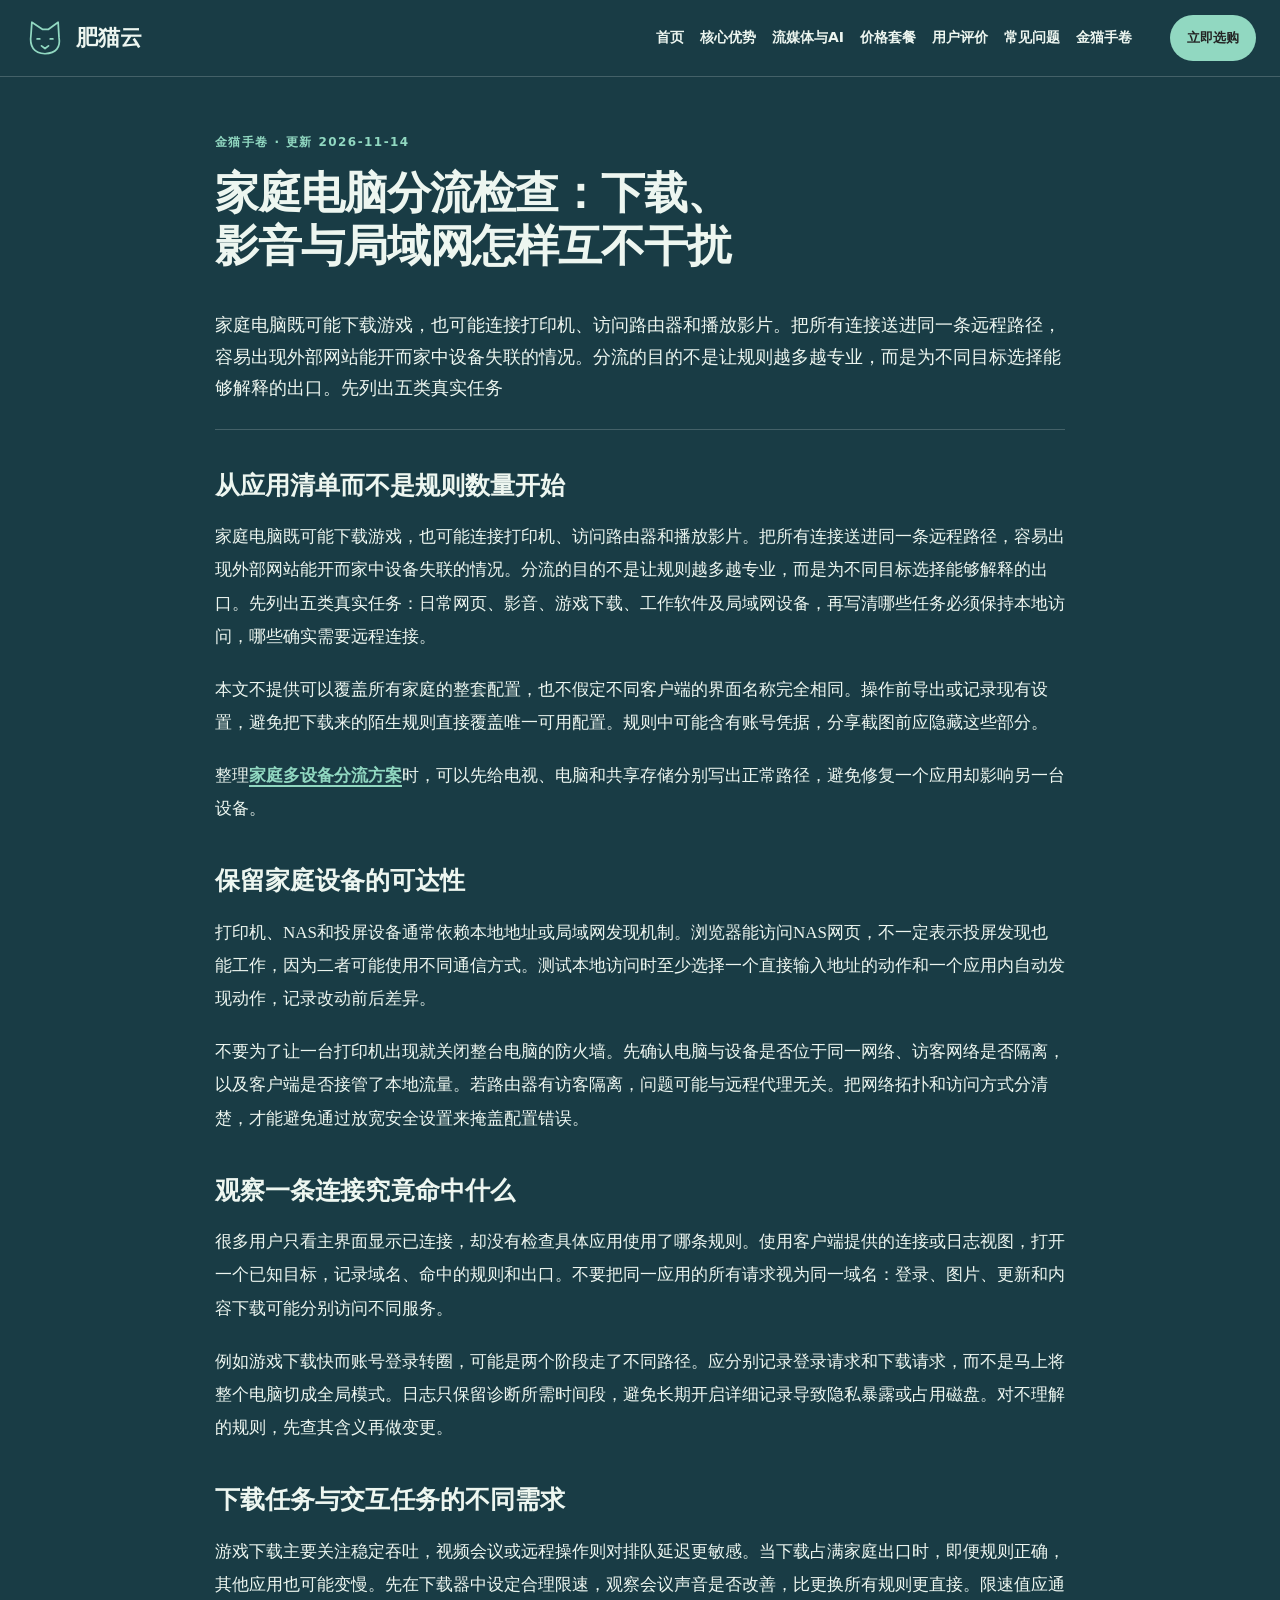
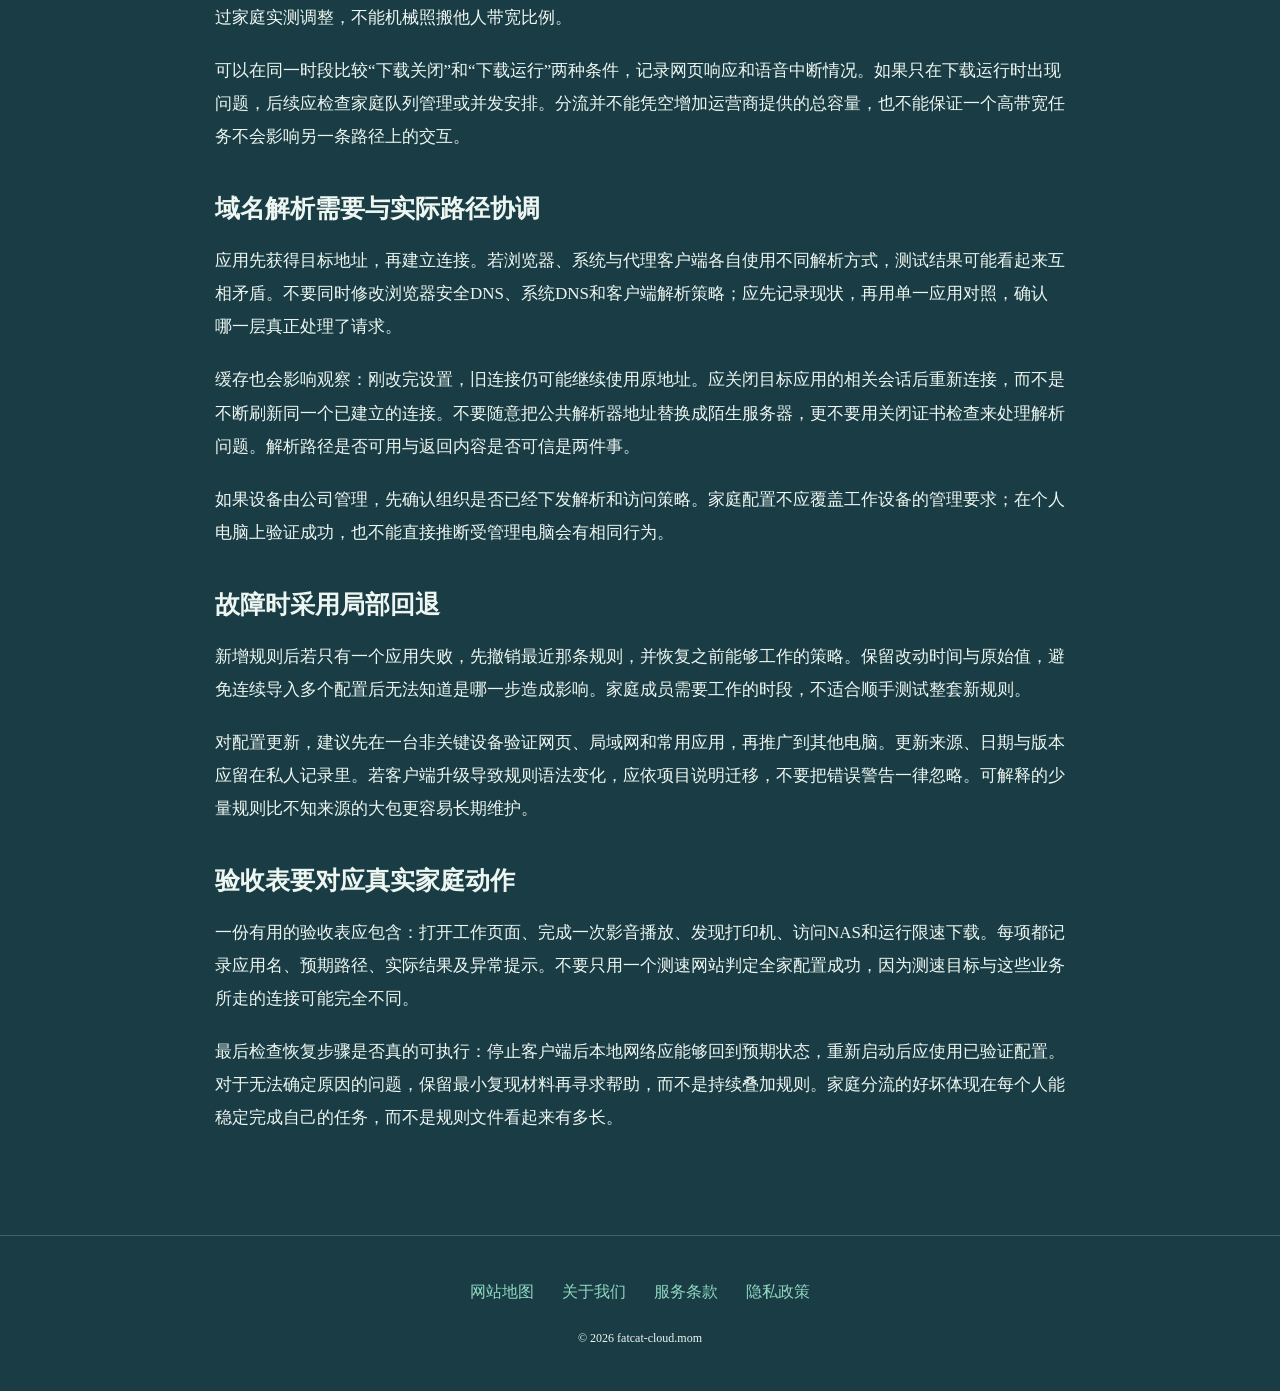
<file: fatcat-clash-verge-rev-routing-rules.html>
<!DOCTYPE html>
<html lang="zh-CN"><head><meta charset="UTF-8"><meta name="viewport" content="width=device-width,initial-scale=1"><title>家庭电脑分流检查：下载、影音与局域网怎样互不干扰｜肥猫云</title><meta name="description" content="家庭电脑既可能下载游戏，也可能连接打印机、访问路由器和播放影片。把所有连接送进同一条远程路径，容易出现外部网站能开而家中设备失联的情况。分流的目的不是让规则越多越专业，而是为不同目标选择能够解释的出口。先列出五类真实任务"><meta name="keywords" content="肥猫云,家庭电脑分流检查：下载、影音与局域网怎样互不干扰,从应用清单而不是规则数量开始,网络使用指南"><link rel="canonical" href="https://fatcat-cloud.mom/fatcat-clash-verge-rev-routing-rules.html"><meta property="og:type" content="article"><meta property="og:title" content="家庭电脑分流检查：下载、影音与局域网怎样互不干扰｜肥猫云"><meta property="og:description" content="家庭电脑既可能下载游戏，也可能连接打印机、访问路由器和播放影片。把所有连接送进同一条远程路径，容易出现外部网站能开而家中设备失联的情况。分流的目的不是让规则越多越专业，而是为不同目标选择能够解释的出口。先列出五类真实任务"><meta property="og:url" content="https://fatcat-cloud.mom/fatcat-clash-verge-rev-routing-rules.html"><meta property="og:image" content="https://fatcat-cloud.mom/share.png"><meta property="og:locale" content="zh_CN"><link rel="icon" href="favicon.svg" type="image/svg+xml"><link rel="stylesheet" href="style.css"><script defer src="menu.js"></script><script type="application/ld+json">{"@context": "https://schema.org", "@type": "Article", "name": "家庭电脑分流检查：下载、影音与局域网怎样互不干扰｜肥猫云", "url": "https://fatcat-cloud.mom/fatcat-clash-verge-rev-routing-rules.html", "description": "家庭电脑既可能下载游戏，也可能连接打印机、访问路由器和播放影片。把所有连接送进同一条远程路径，容易出现外部网站能开而家中设备失联的情况。分流的目的不是让规则越多越专业，而是为不同目标选择能够解释的出口。先列出五类真实任务", "inLanguage": "zh-CN", "headline": "家庭电脑分流检查：下载、影音与局域网怎样互不干扰｜肥猫云", "dateModified": "2026-11-14", "image": "https://fatcat-cloud.mom/share.png"}</script></head><body class="site-6 hero-A review-0 faq-2 nav-1"><header class="site-header"><div class="nav-wrap"><a class="brand" href="index.html"><svg class="brand-mark" viewBox="0 0 48 48" aria-hidden="true"><path d="M8 20L9 6L21 14H28L39 6L40 23Q43 41 24 42Q5 41 8 20Z M15 25H18 M30 25H33 M20 33L24 36L28 33" fill="none" stroke="currentColor" stroke-width="2" stroke-linecap="round" stroke-linejoin="round"/></svg><span>肥猫云</span></a><nav id="site-menu" aria-label="主导航"><a href="index.html">首页</a><a href="index.html#features">核心优势</a><a href="index.html#streaming">流媒体与AI</a><a href="index.html#pricing">价格套餐</a><a href="index.html#testimonials">用户评价</a><a href="index.html#faq">常见问题</a><a href="fatcat-fortune-scroll.html">金猫手卷</a></nav><div class="nav-actions"><a class="button compact" href="https://ww012.twilightaff.com/#/?code=A56DH1Af" target="_blank" rel="sponsored nofollow noopener">立即选购</a><button type="button" class="menu-toggle" aria-label="切换主导航菜单" aria-controls="site-menu" aria-expanded="false"><span></span><span></span></button></div></div></header><main class="site-main"><article class="article-page"><header><span class="eyebrow">金猫手卷 · 更新 2026-11-14</span><h1>家庭电脑分流检查：下载、影音与局域网怎样互不干扰</h1><p class="lead">家庭电脑既可能下载游戏，也可能连接打印机、访问路由器和播放影片。把所有连接送进同一条远程路径，容易出现外部网站能开而家中设备失联的情况。分流的目的不是让规则越多越专业，而是为不同目标选择能够解释的出口。先列出五类真实任务</p></header><div class="article-body"><h2>从应用清单而不是规则数量开始</h2><p>家庭电脑既可能下载游戏，也可能连接打印机、访问路由器和播放影片。把所有连接送进同一条远程路径，容易出现外部网站能开而家中设备失联的情况。分流的目的不是让规则越多越专业，而是为不同目标选择能够解释的出口。先列出五类真实任务：日常网页、影音、游戏下载、工作软件及局域网设备，再写清哪些任务必须保持本地访问，哪些确实需要远程连接。</p><p>本文不提供可以覆盖所有家庭的整套配置，也不假定不同客户端的界面名称完全相同。操作前导出或记录现有设置，避免把下载来的陌生规则直接覆盖唯一可用配置。规则中可能含有账号凭据，分享截图前应隐藏这些部分。</p><p>整理<a href="https://dajichang.mom/" target="_blank" rel="noopener">家庭多设备分流方案</a>时，可以先给电视、电脑和共享存储分别写出正常路径，避免修复一个应用却影响另一台设备。</p><h2>保留家庭设备的可达性</h2><p>打印机、NAS和投屏设备通常依赖本地地址或局域网发现机制。浏览器能访问NAS网页，不一定表示投屏发现也能工作，因为二者可能使用不同通信方式。测试本地访问时至少选择一个直接输入地址的动作和一个应用内自动发现动作，记录改动前后差异。</p><p>不要为了让一台打印机出现就关闭整台电脑的防火墙。先确认电脑与设备是否位于同一网络、访客网络是否隔离，以及客户端是否接管了本地流量。若路由器有访客隔离，问题可能与远程代理无关。把网络拓扑和访问方式分清楚，才能避免通过放宽安全设置来掩盖配置错误。</p><h2>观察一条连接究竟命中什么</h2><p>很多用户只看主界面显示已连接，却没有检查具体应用使用了哪条规则。使用客户端提供的连接或日志视图，打开一个已知目标，记录域名、命中的规则和出口。不要把同一应用的所有请求视为同一域名：登录、图片、更新和内容下载可能分别访问不同服务。</p><p>例如游戏下载快而账号登录转圈，可能是两个阶段走了不同路径。应分别记录登录请求和下载请求，而不是马上将整个电脑切成全局模式。日志只保留诊断所需时间段，避免长期开启详细记录导致隐私暴露或占用磁盘。对不理解的规则，先查其含义再做变更。</p><h2>下载任务与交互任务的不同需求</h2><p>游戏下载主要关注稳定吞吐，视频会议或远程操作则对排队延迟更敏感。当下载占满家庭出口时，即便规则正确，其他应用也可能变慢。先在下载器中设定合理限速，观察会议声音是否改善，比更换所有规则更直接。限速值应通过家庭实测调整，不能机械照搬他人带宽比例。</p><p>可以在同一时段比较“下载关闭”和“下载运行”两种条件，记录网页响应和语音中断情况。如果只在下载运行时出现问题，后续应检查家庭队列管理或并发安排。分流并不能凭空增加运营商提供的总容量，也不能保证一个高带宽任务不会影响另一条路径上的交互。</p><h2>域名解析需要与实际路径协调</h2><p>应用先获得目标地址，再建立连接。若浏览器、系统与代理客户端各自使用不同解析方式，测试结果可能看起来互相矛盾。不要同时修改浏览器安全DNS、系统DNS和客户端解析策略；应先记录现状，再用单一应用对照，确认哪一层真正处理了请求。</p><p>缓存也会影响观察：刚改完设置，旧连接仍可能继续使用原地址。应关闭目标应用的相关会话后重新连接，而不是不断刷新同一个已建立的连接。不要随意把公共解析器地址替换成陌生服务器，更不要用关闭证书检查来处理解析问题。解析路径是否可用与返回内容是否可信是两件事。</p><p>如果设备由公司管理，先确认组织是否已经下发解析和访问策略。家庭配置不应覆盖工作设备的管理要求；在个人电脑上验证成功，也不能直接推断受管理电脑会有相同行为。</p><h2>故障时采用局部回退</h2><p>新增规则后若只有一个应用失败，先撤销最近那条规则，并恢复之前能够工作的策略。保留改动时间与原始值，避免连续导入多个配置后无法知道是哪一步造成影响。家庭成员需要工作的时段，不适合顺手测试整套新规则。</p><p>对配置更新，建议先在一台非关键设备验证网页、局域网和常用应用，再推广到其他电脑。更新来源、日期与版本应留在私人记录里。若客户端升级导致规则语法变化，应依项目说明迁移，不要把错误警告一律忽略。可解释的少量规则比不知来源的大包更容易长期维护。</p><h2>验收表要对应真实家庭动作</h2><p>一份有用的验收表应包含：打开工作页面、完成一次影音播放、发现打印机、访问NAS和运行限速下载。每项都记录应用名、预期路径、实际结果及异常提示。不要只用一个测速网站判定全家配置成功，因为测速目标与这些业务所走的连接可能完全不同。</p><p>最后检查恢复步骤是否真的可执行：停止客户端后本地网络应能够回到预期状态，重新启动后应使用已验证配置。对于无法确定原因的问题，保留最小复现材料再寻求帮助，而不是持续叠加规则。家庭分流的好坏体现在每个人能稳定完成自己的任务，而不是规则文件看起来有多长。</p></div></article></main><footer class="site-footer"><nav aria-label="页脚导航"><a href="sitemap.html">网站地图</a><a href="about.html">关于我们</a><a href="terms.html">服务条款</a><a href="privacy.html">隐私政策</a></nav><p>© 2026 fatcat-cloud.mom</p></footer></body></html>
</file>
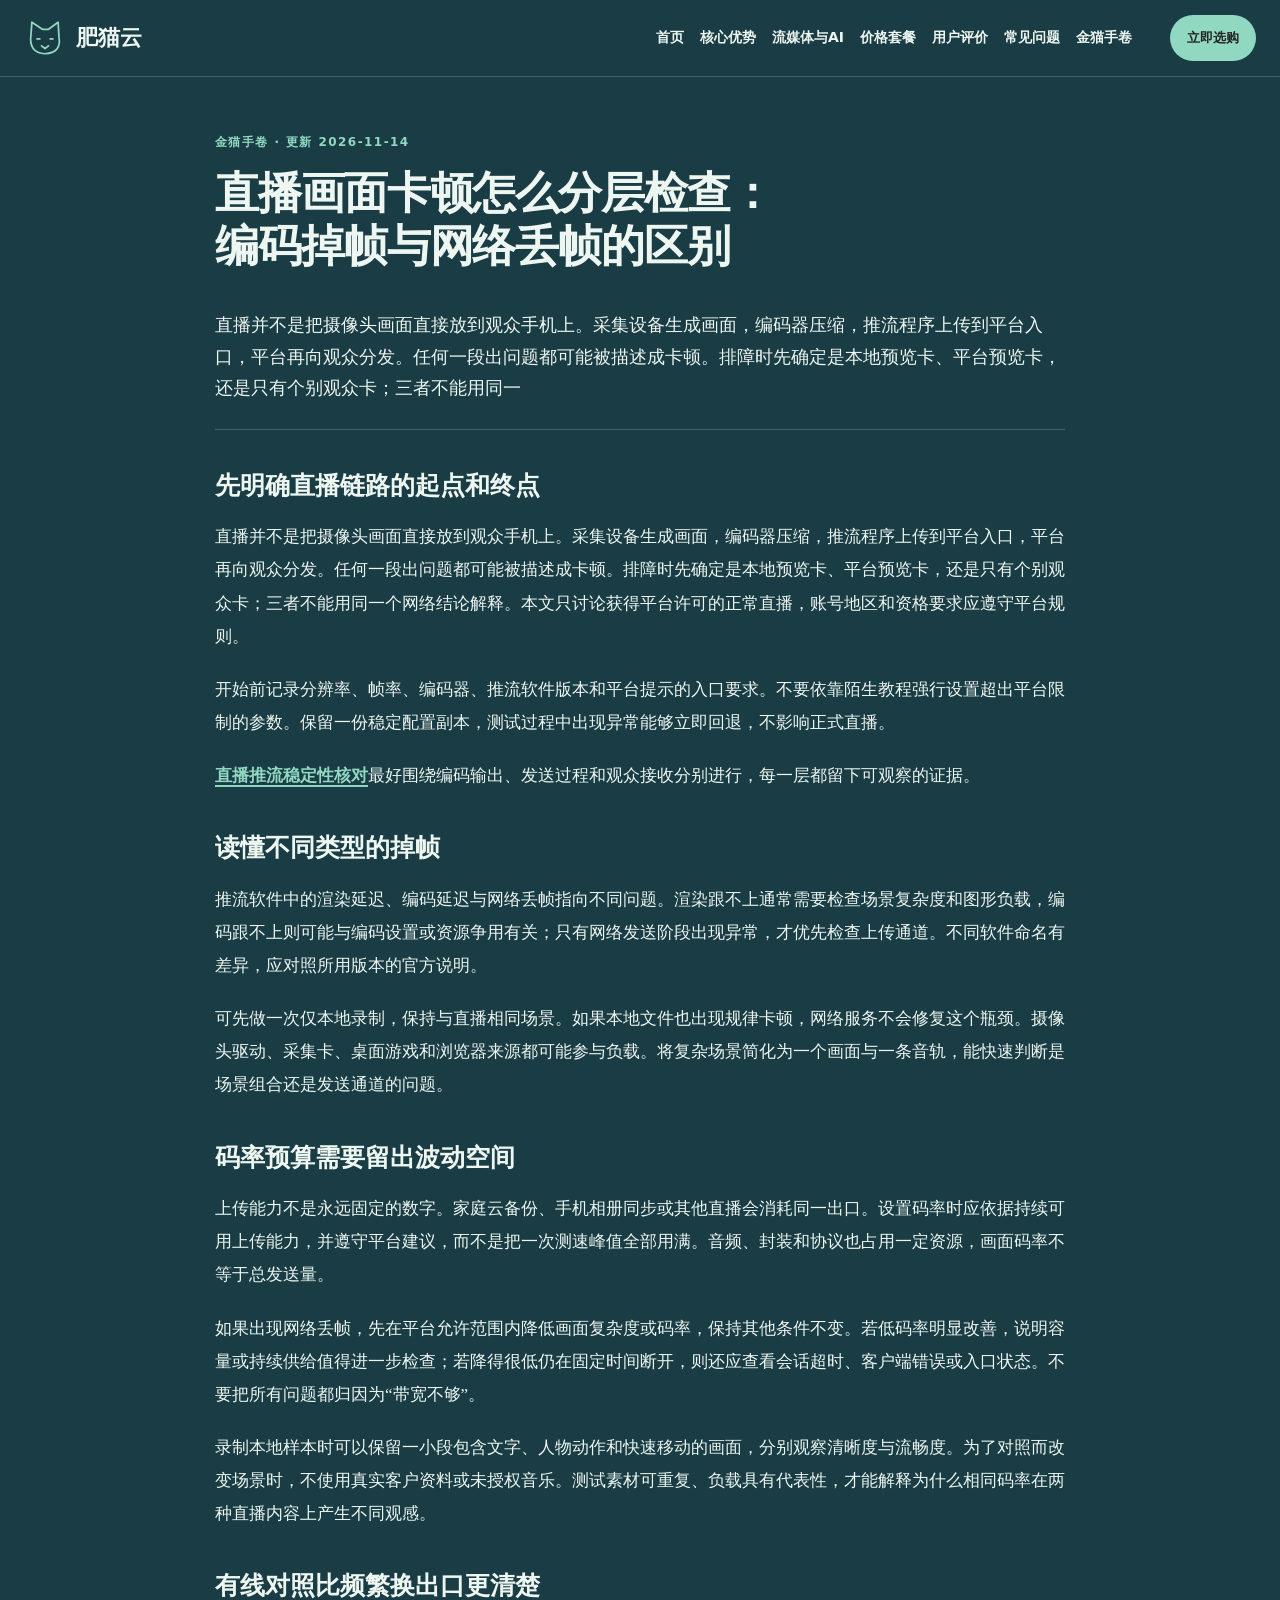
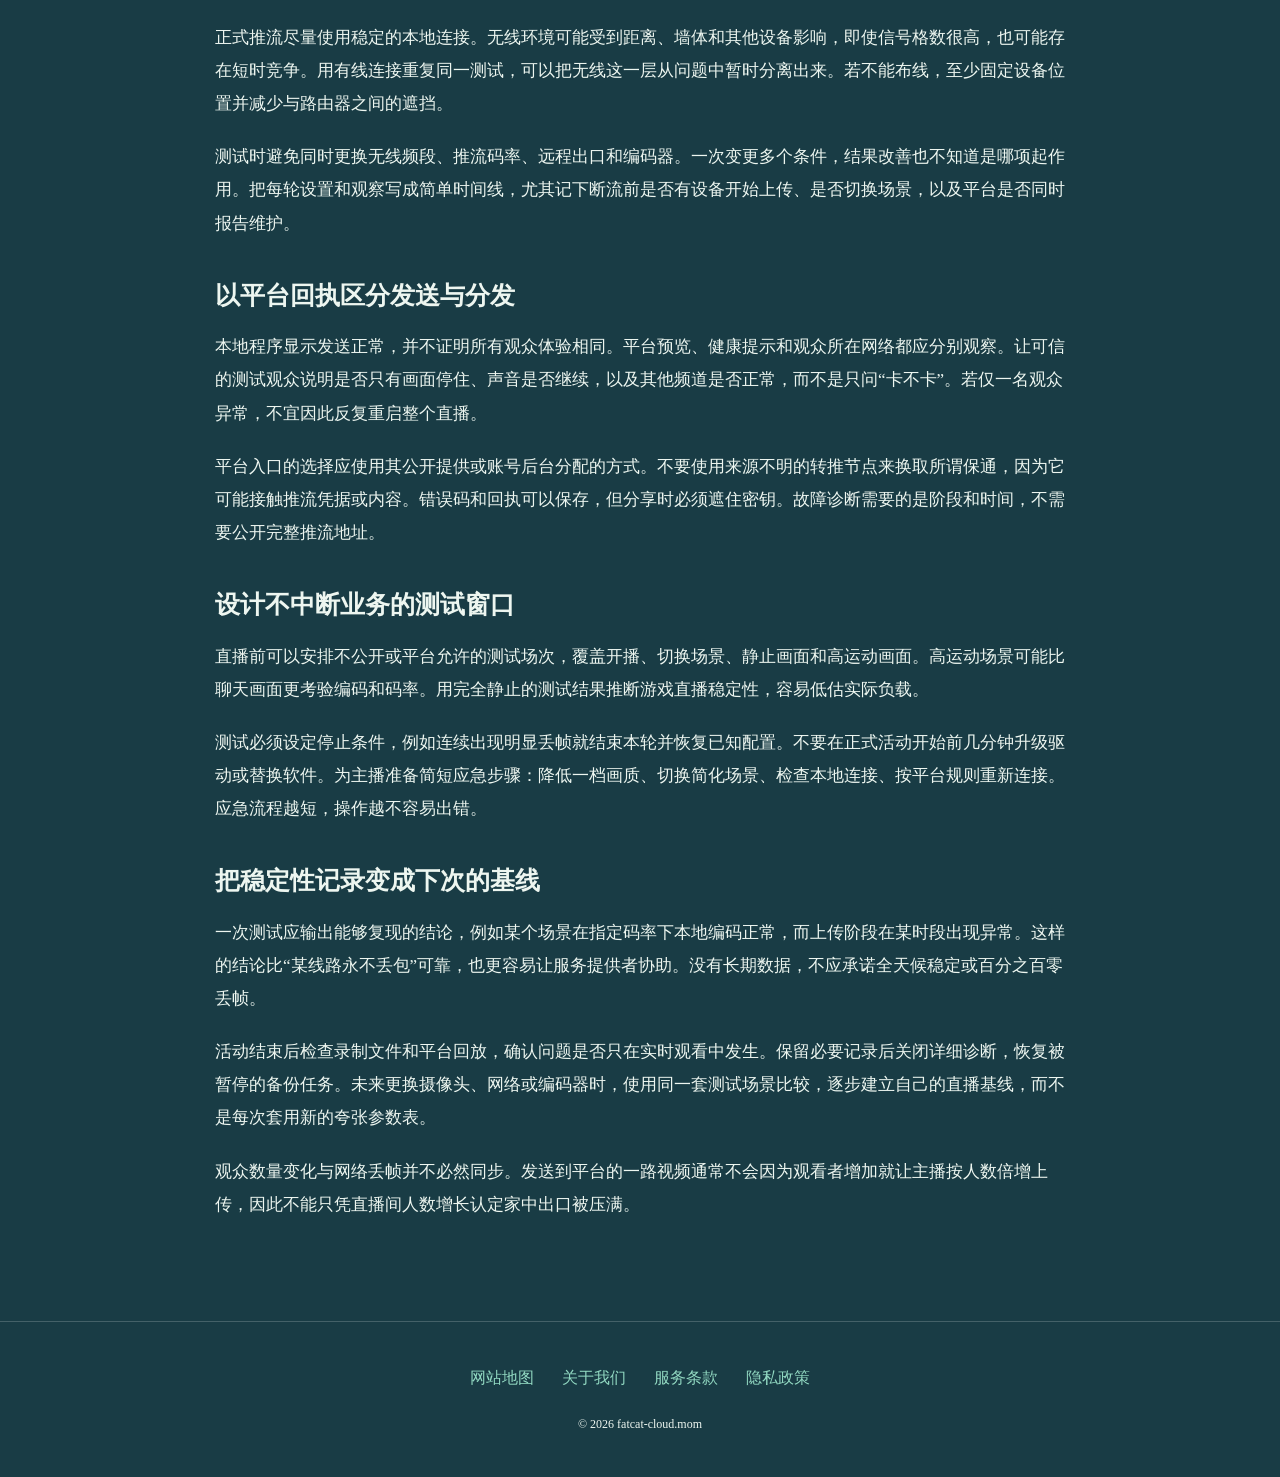
<file: fatcat-cross-border-tiktok-livestream-tuning.html>
<!DOCTYPE html>
<html lang="zh-CN"><head><meta charset="UTF-8"><meta name="viewport" content="width=device-width,initial-scale=1"><title>直播画面卡顿怎么分层检查：编码掉帧与网络丢帧的区别｜肥猫云</title><meta name="description" content="直播并不是把摄像头画面直接放到观众手机上。采集设备生成画面，编码器压缩，推流程序上传到平台入口，平台再向观众分发。任何一段出问题都可能被描述成卡顿。排障时先确定是本地预览卡、平台预览卡，还是只有个别观众卡；三者不能用同一"><meta name="keywords" content="肥猫云,直播画面卡顿怎么分层检查：编码掉帧与网络丢帧的区别,先明确直播链路的起点和终点,网络使用指南"><link rel="canonical" href="https://fatcat-cloud.mom/fatcat-cross-border-tiktok-livestream-tuning.html"><meta property="og:type" content="article"><meta property="og:title" content="直播画面卡顿怎么分层检查：编码掉帧与网络丢帧的区别｜肥猫云"><meta property="og:description" content="直播并不是把摄像头画面直接放到观众手机上。采集设备生成画面，编码器压缩，推流程序上传到平台入口，平台再向观众分发。任何一段出问题都可能被描述成卡顿。排障时先确定是本地预览卡、平台预览卡，还是只有个别观众卡；三者不能用同一"><meta property="og:url" content="https://fatcat-cloud.mom/fatcat-cross-border-tiktok-livestream-tuning.html"><meta property="og:image" content="https://fatcat-cloud.mom/share.png"><meta property="og:locale" content="zh_CN"><link rel="icon" href="favicon.svg" type="image/svg+xml"><link rel="stylesheet" href="style.css"><script defer src="menu.js"></script><script type="application/ld+json">{"@context": "https://schema.org", "@type": "Article", "name": "直播画面卡顿怎么分层检查：编码掉帧与网络丢帧的区别｜肥猫云", "url": "https://fatcat-cloud.mom/fatcat-cross-border-tiktok-livestream-tuning.html", "description": "直播并不是把摄像头画面直接放到观众手机上。采集设备生成画面，编码器压缩，推流程序上传到平台入口，平台再向观众分发。任何一段出问题都可能被描述成卡顿。排障时先确定是本地预览卡、平台预览卡，还是只有个别观众卡；三者不能用同一", "inLanguage": "zh-CN", "headline": "直播画面卡顿怎么分层检查：编码掉帧与网络丢帧的区别｜肥猫云", "dateModified": "2026-11-14", "image": "https://fatcat-cloud.mom/share.png"}</script></head><body class="site-6 hero-A review-0 faq-2 nav-1"><header class="site-header"><div class="nav-wrap"><a class="brand" href="index.html"><svg class="brand-mark" viewBox="0 0 48 48" aria-hidden="true"><path d="M8 20L9 6L21 14H28L39 6L40 23Q43 41 24 42Q5 41 8 20Z M15 25H18 M30 25H33 M20 33L24 36L28 33" fill="none" stroke="currentColor" stroke-width="2" stroke-linecap="round" stroke-linejoin="round"/></svg><span>肥猫云</span></a><nav id="site-menu" aria-label="主导航"><a href="index.html">首页</a><a href="index.html#features">核心优势</a><a href="index.html#streaming">流媒体与AI</a><a href="index.html#pricing">价格套餐</a><a href="index.html#testimonials">用户评价</a><a href="index.html#faq">常见问题</a><a href="fatcat-fortune-scroll.html">金猫手卷</a></nav><div class="nav-actions"><a class="button compact" href="https://ww012.twilightaff.com/#/?code=A56DH1Af" target="_blank" rel="sponsored nofollow noopener">立即选购</a><button type="button" class="menu-toggle" aria-label="切换主导航菜单" aria-controls="site-menu" aria-expanded="false"><span></span><span></span></button></div></div></header><main class="site-main"><article class="article-page"><header><span class="eyebrow">金猫手卷 · 更新 2026-11-14</span><h1>直播画面卡顿怎么分层检查：编码掉帧与网络丢帧的区别</h1><p class="lead">直播并不是把摄像头画面直接放到观众手机上。采集设备生成画面，编码器压缩，推流程序上传到平台入口，平台再向观众分发。任何一段出问题都可能被描述成卡顿。排障时先确定是本地预览卡、平台预览卡，还是只有个别观众卡；三者不能用同一</p></header><div class="article-body"><h2>先明确直播链路的起点和终点</h2><p>直播并不是把摄像头画面直接放到观众手机上。采集设备生成画面，编码器压缩，推流程序上传到平台入口，平台再向观众分发。任何一段出问题都可能被描述成卡顿。排障时先确定是本地预览卡、平台预览卡，还是只有个别观众卡；三者不能用同一个网络结论解释。本文只讨论获得平台许可的正常直播，账号地区和资格要求应遵守平台规则。</p><p>开始前记录分辨率、帧率、编码器、推流软件版本和平台提示的入口要求。不要依靠陌生教程强行设置超出平台限制的参数。保留一份稳定配置副本，测试过程中出现异常能够立即回退，不影响正式直播。</p><p><a href="https://dajichang.mom/" target="_blank" rel="noopener">直播推流稳定性核对</a>最好围绕编码输出、发送过程和观众接收分别进行，每一层都留下可观察的证据。</p><h2>读懂不同类型的掉帧</h2><p>推流软件中的渲染延迟、编码延迟与网络丢帧指向不同问题。渲染跟不上通常需要检查场景复杂度和图形负载，编码跟不上则可能与编码设置或资源争用有关；只有网络发送阶段出现异常，才优先检查上传通道。不同软件命名有差异，应对照所用版本的官方说明。</p><p>可先做一次仅本地录制，保持与直播相同场景。如果本地文件也出现规律卡顿，网络服务不会修复这个瓶颈。摄像头驱动、采集卡、桌面游戏和浏览器来源都可能参与负载。将复杂场景简化为一个画面与一条音轨，能快速判断是场景组合还是发送通道的问题。</p><h2>码率预算需要留出波动空间</h2><p>上传能力不是永远固定的数字。家庭云备份、手机相册同步或其他直播会消耗同一出口。设置码率时应依据持续可用上传能力，并遵守平台建议，而不是把一次测速峰值全部用满。音频、封装和协议也占用一定资源，画面码率不等于总发送量。</p><p>如果出现网络丢帧，先在平台允许范围内降低画面复杂度或码率，保持其他条件不变。若低码率明显改善，说明容量或持续供给值得进一步检查；若降得很低仍在固定时间断开，则还应查看会话超时、客户端错误或入口状态。不要把所有问题都归因为“带宽不够”。</p><p>录制本地样本时可以保留一小段包含文字、人物动作和快速移动的画面，分别观察清晰度与流畅度。为了对照而改变场景时，不使用真实客户资料或未授权音乐。测试素材可重复、负载具有代表性，才能解释为什么相同码率在两种直播内容上产生不同观感。</p><h2>有线对照比频繁换出口更清楚</h2><p>正式推流尽量使用稳定的本地连接。无线环境可能受到距离、墙体和其他设备影响，即使信号格数很高，也可能存在短时竞争。用有线连接重复同一测试，可以把无线这一层从问题中暂时分离出来。若不能布线，至少固定设备位置并减少与路由器之间的遮挡。</p><p>测试时避免同时更换无线频段、推流码率、远程出口和编码器。一次变更多个条件，结果改善也不知道是哪项起作用。把每轮设置和观察写成简单时间线，尤其记下断流前是否有设备开始上传、是否切换场景，以及平台是否同时报告维护。</p><h2>以平台回执区分发送与分发</h2><p>本地程序显示发送正常，并不证明所有观众体验相同。平台预览、健康提示和观众所在网络都应分别观察。让可信的测试观众说明是否只有画面停住、声音是否继续，以及其他频道是否正常，而不是只问“卡不卡”。若仅一名观众异常，不宜因此反复重启整个直播。</p><p>平台入口的选择应使用其公开提供或账号后台分配的方式。不要使用来源不明的转推节点来换取所谓保通，因为它可能接触推流凭据或内容。错误码和回执可以保存，但分享时必须遮住密钥。故障诊断需要的是阶段和时间，不需要公开完整推流地址。</p><h2>设计不中断业务的测试窗口</h2><p>直播前可以安排不公开或平台允许的测试场次，覆盖开播、切换场景、静止画面和高运动画面。高运动场景可能比聊天画面更考验编码和码率。用完全静止的测试结果推断游戏直播稳定性，容易低估实际负载。</p><p>测试必须设定停止条件，例如连续出现明显丢帧就结束本轮并恢复已知配置。不要在正式活动开始前几分钟升级驱动或替换软件。为主播准备简短应急步骤：降低一档画质、切换简化场景、检查本地连接、按平台规则重新连接。应急流程越短，操作越不容易出错。</p><h2>把稳定性记录变成下次的基线</h2><p>一次测试应输出能够复现的结论，例如某个场景在指定码率下本地编码正常，而上传阶段在某时段出现异常。这样的结论比“某线路永不丢包”可靠，也更容易让服务提供者协助。没有长期数据，不应承诺全天候稳定或百分之百零丢帧。</p><p>活动结束后检查录制文件和平台回放，确认问题是否只在实时观看中发生。保留必要记录后关闭详细诊断，恢复被暂停的备份任务。未来更换摄像头、网络或编码器时，使用同一套测试场景比较，逐步建立自己的直播基线，而不是每次套用新的夸张参数表。</p><p>观众数量变化与网络丢帧并不必然同步。发送到平台的一路视频通常不会因为观看者增加就让主播按人数倍增上传，因此不能只凭直播间人数增长认定家中出口被压满。</p></div></article></main><footer class="site-footer"><nav aria-label="页脚导航"><a href="sitemap.html">网站地图</a><a href="about.html">关于我们</a><a href="terms.html">服务条款</a><a href="privacy.html">隐私政策</a></nav><p>© 2026 fatcat-cloud.mom</p></footer></body></html>
</file>
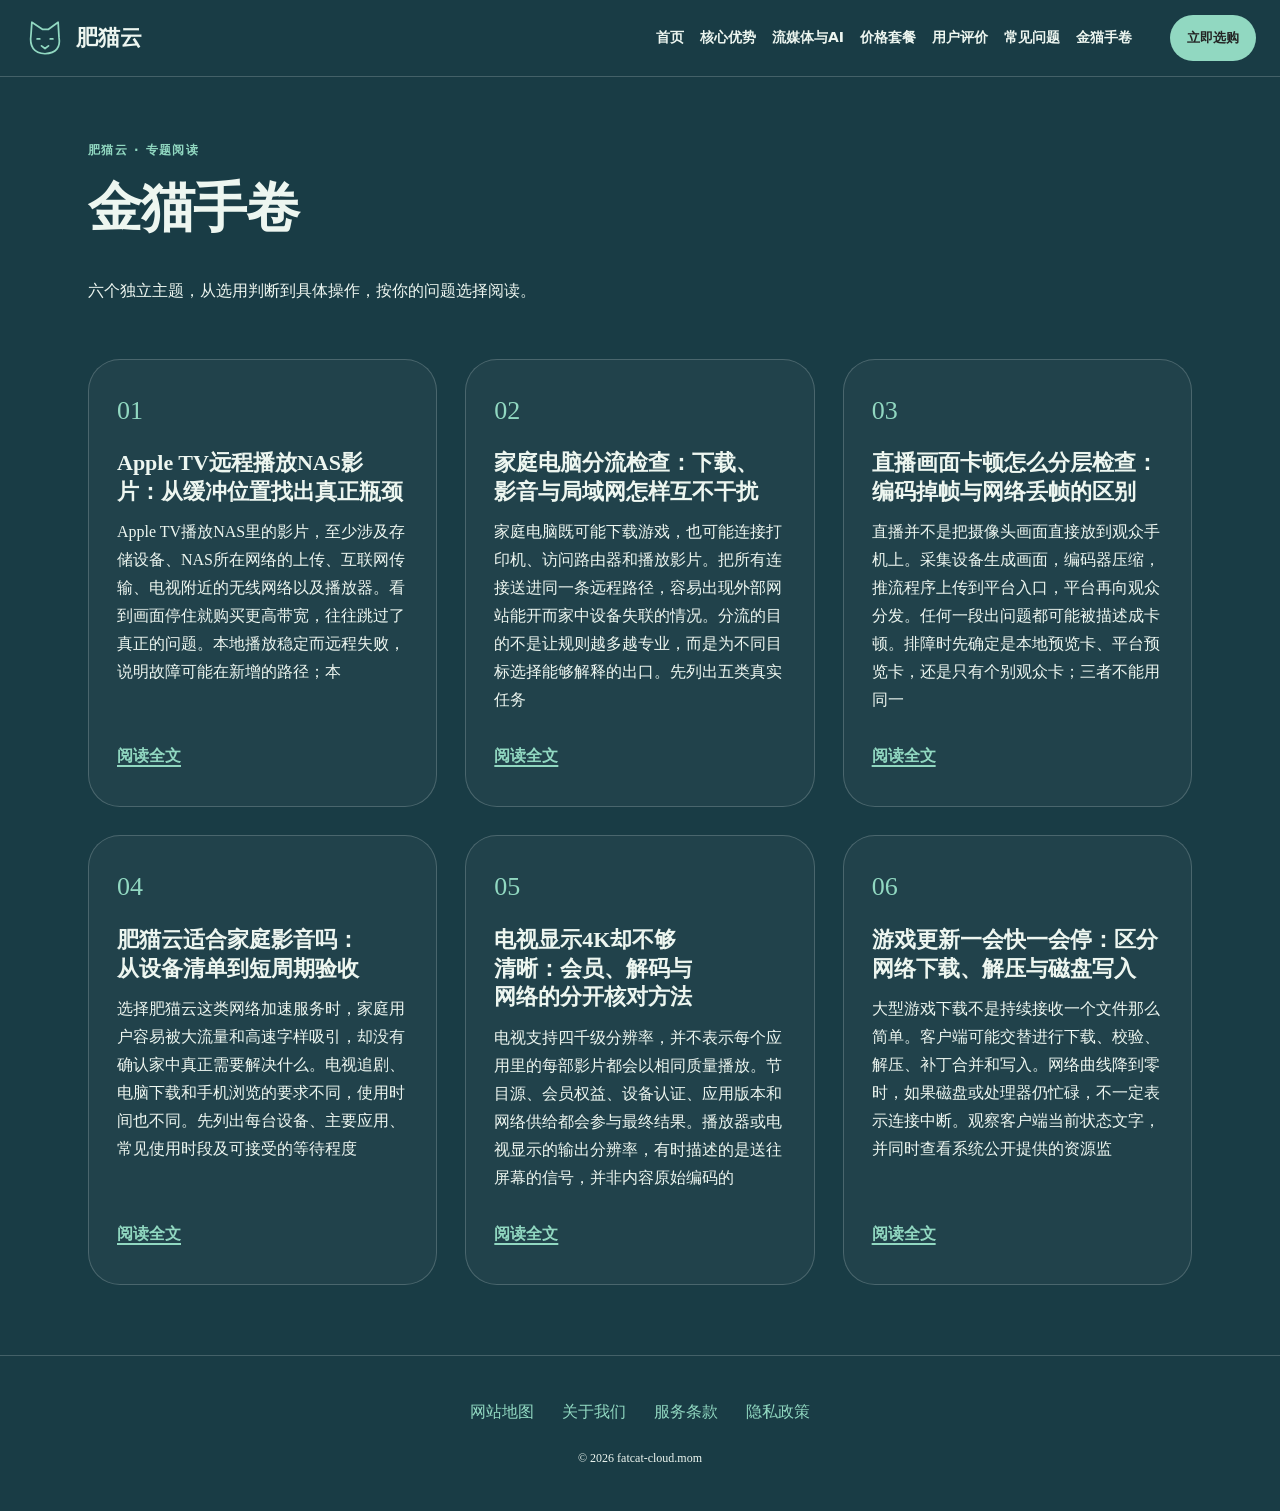
<file: fatcat-fortune-scroll.html>
<!DOCTYPE html>
<html lang="zh-CN"><head><meta charset="UTF-8"><meta name="viewport" content="width=device-width,initial-scale=1"><title>金猫手卷｜肥猫云专题文章</title><meta name="description" content="金猫手卷收录六篇独立专题，围绕肥猫云相关选用资料，围绕共享家庭网络、电视播放和大文件下载展开展开阅读。"><meta name="keywords" content="肥猫云,金猫手卷,金猫手卷,网络使用指南"><link rel="canonical" href="https://fatcat-cloud.mom/fatcat-fortune-scroll.html"><meta property="og:type" content="website"><meta property="og:title" content="金猫手卷｜肥猫云专题文章"><meta property="og:description" content="金猫手卷收录六篇独立专题，围绕肥猫云相关选用资料，围绕共享家庭网络、电视播放和大文件下载展开展开阅读。"><meta property="og:url" content="https://fatcat-cloud.mom/fatcat-fortune-scroll.html"><meta property="og:image" content="https://fatcat-cloud.mom/share.png"><meta property="og:locale" content="zh_CN"><link rel="icon" href="favicon.svg" type="image/svg+xml"><link rel="stylesheet" href="style.css"><script defer src="menu.js"></script><script type="application/ld+json">{"@context": "https://schema.org", "@type": "WebPage", "name": "金猫手卷｜肥猫云专题文章", "url": "https://fatcat-cloud.mom/fatcat-fortune-scroll.html", "description": "金猫手卷收录六篇独立专题，围绕肥猫云相关选用资料，围绕共享家庭网络、电视播放和大文件下载展开展开阅读。", "inLanguage": "zh-CN"}</script></head><body class="site-6 hero-A review-0 faq-2 nav-1"><header class="site-header"><div class="nav-wrap"><a class="brand" href="index.html"><svg class="brand-mark" viewBox="0 0 48 48" aria-hidden="true"><path d="M8 20L9 6L21 14H28L39 6L40 23Q43 41 24 42Q5 41 8 20Z M15 25H18 M30 25H33 M20 33L24 36L28 33" fill="none" stroke="currentColor" stroke-width="2" stroke-linecap="round" stroke-linejoin="round"/></svg><span>肥猫云</span></a><nav id="site-menu" aria-label="主导航"><a href="index.html">首页</a><a href="index.html#features">核心优势</a><a href="index.html#streaming">流媒体与AI</a><a href="index.html#pricing">价格套餐</a><a href="index.html#testimonials">用户评价</a><a href="index.html#faq">常见问题</a><a href="fatcat-fortune-scroll.html">金猫手卷</a></nav><div class="nav-actions"><a class="button compact" href="https://ww012.twilightaff.com/#/?code=A56DH1Af" target="_blank" rel="sponsored nofollow noopener">立即选购</a><button type="button" class="menu-toggle" aria-label="切换主导航菜单" aria-controls="site-menu" aria-expanded="false"><span></span><span></span></button></div></div></header><main class="site-main"><header class="page-heading"><span class="eyebrow">肥猫云 · 专题阅读</span><h1>金猫手卷</h1><p>六个独立主题，从选用判断到具体操作，按你的问题选择阅读。</p></header><div class="article-list split"><article class="article-card"><h2>Apple TV远程播放NAS影片：从缓冲位置找出真正瓶颈</h2><p>Apple TV播放NAS里的影片，至少涉及存储设备、NAS所在网络的上传、互联网传输、电视附近的无线网络以及播放器。看到画面停住就购买更高带宽，往往跳过了真正的问题。本地播放稳定而远程失败，说明故障可能在新增的路径；本</p><a href="fatcat-apple-tv-infuse-nas-streaming.html">阅读全文</a></article><article class="article-card"><h2>家庭电脑分流检查：下载、影音与局域网怎样互不干扰</h2><p>家庭电脑既可能下载游戏，也可能连接打印机、访问路由器和播放影片。把所有连接送进同一条远程路径，容易出现外部网站能开而家中设备失联的情况。分流的目的不是让规则越多越专业，而是为不同目标选择能够解释的出口。先列出五类真实任务</p><a href="fatcat-clash-verge-rev-routing-rules.html">阅读全文</a></article><article class="article-card"><h2>直播画面卡顿怎么分层检查：编码掉帧与网络丢帧的区别</h2><p>直播并不是把摄像头画面直接放到观众手机上。采集设备生成画面，编码器压缩，推流程序上传到平台入口，平台再向观众分发。任何一段出问题都可能被描述成卡顿。排障时先确定是本地预览卡、平台预览卡，还是只有个别观众卡；三者不能用同一</p><a href="fatcat-cross-border-tiktok-livestream-tuning.html">阅读全文</a></article><article class="article-card"><h2>肥猫云适合家庭影音吗：从设备清单到短周期验收</h2><p>选择肥猫云这类网络加速服务时，家庭用户容易被大流量和高速字样吸引，却没有确认家中真正需要解决什么。电视追剧、电脑下载和手机浏览的要求不同，使用时间也不同。先列出每台设备、主要应用、常见使用时段及可接受的等待程度</p><a href="fatcat-multi-gigabit-bandwidth-benchmark.html">阅读全文</a></article><article class="article-card"><h2>电视显示4K却不够清晰：会员、解码与网络的分开核对方法</h2><p>电视支持四千级分辨率，并不表示每个应用里的每部影片都会以相同质量播放。节目源、会员权益、设备认证、应用版本和网络供给都会参与最终结果。播放器或电视显示的输出分辨率，有时描述的是送往屏幕的信号，并非内容原始编码的</p><a href="fatcat-netflix-disney-8k-bitrate-sync.html">阅读全文</a></article><article class="article-card"><h2>游戏更新一会快一会停：区分网络下载、解压与磁盘写入</h2><p>大型游戏下载不是持续接收一个文件那么简单。客户端可能交替进行下载、校验、解压、补丁合并和写入。网络曲线降到零时，如果磁盘或处理器仍忙碌，不一定表示连接中断。观察客户端当前状态文字，并同时查看系统公开提供的资源监</p><a href="fatcat-steam-epic-game-download-boost.html">阅读全文</a></article></div></main><footer class="site-footer"><nav aria-label="页脚导航"><a href="sitemap.html">网站地图</a><a href="about.html">关于我们</a><a href="terms.html">服务条款</a><a href="privacy.html">隐私政策</a></nav><p>© 2026 fatcat-cloud.mom</p></footer></body></html>
</file>
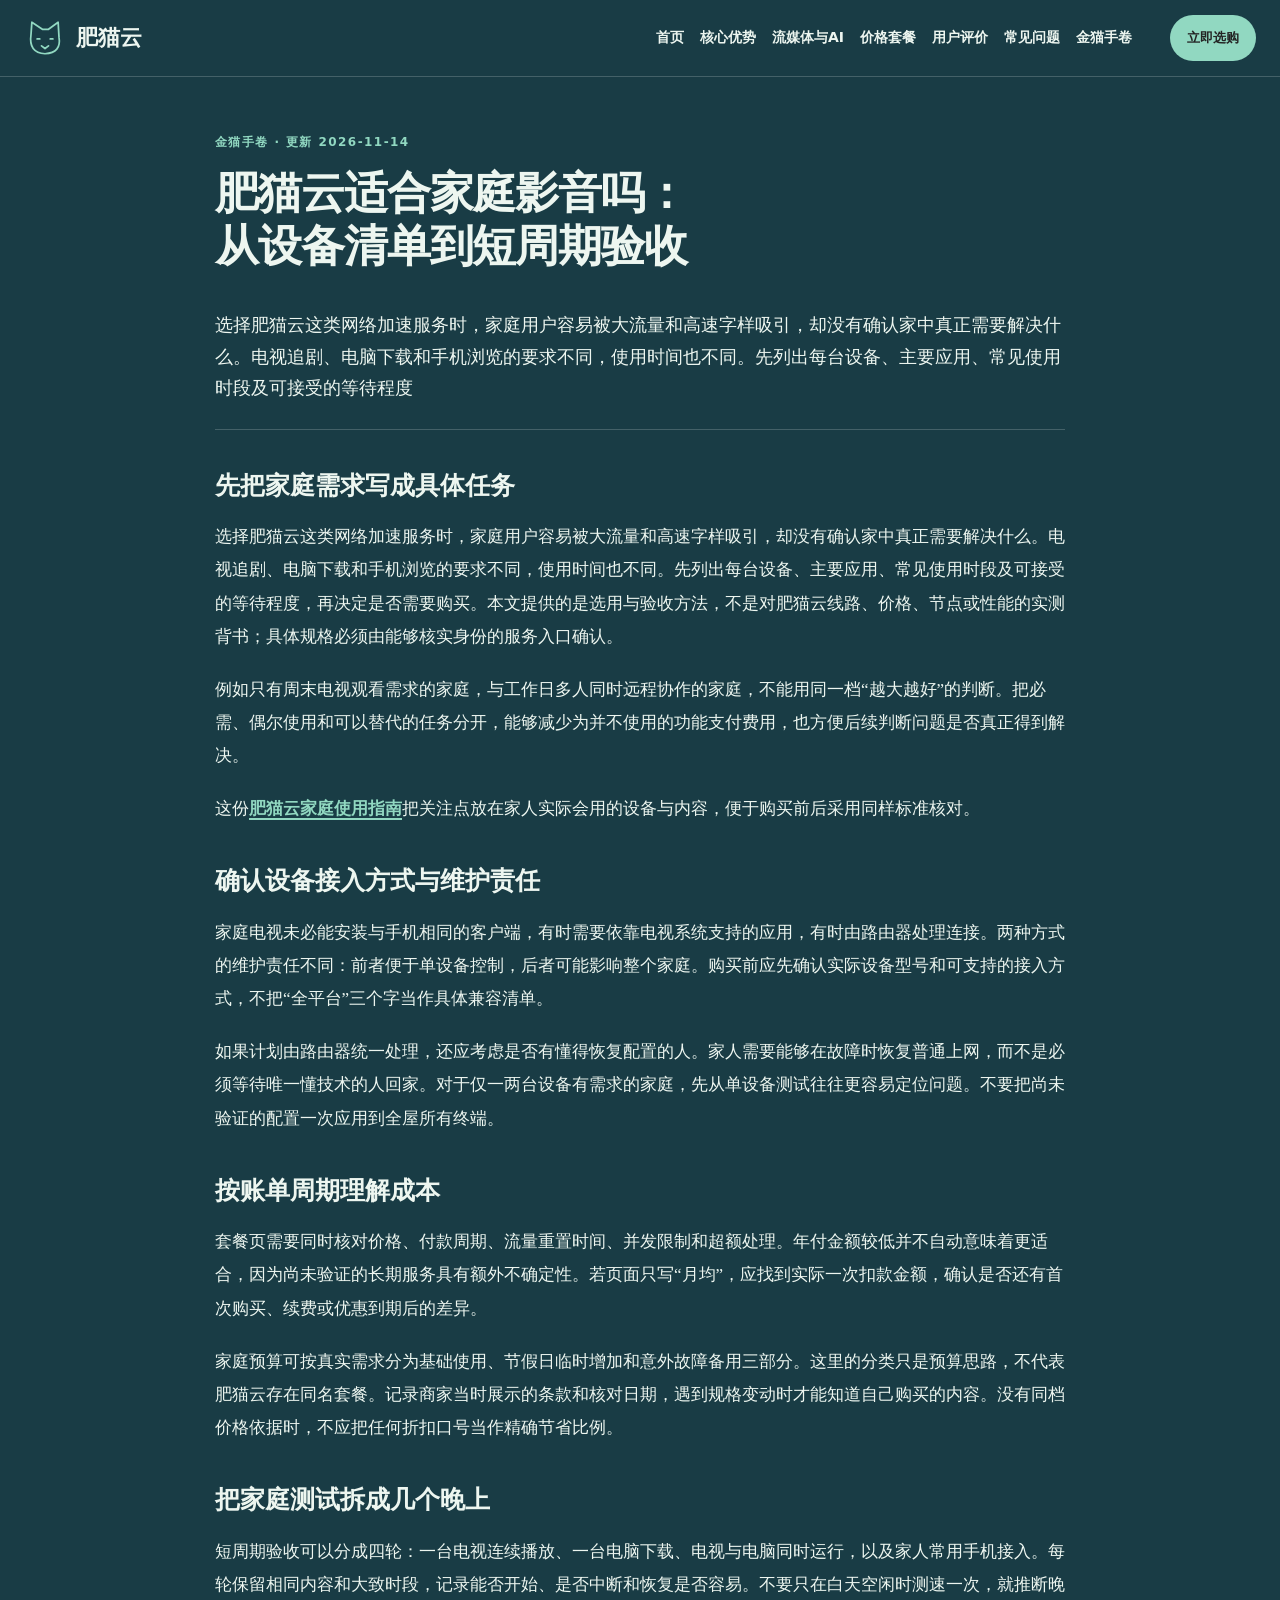
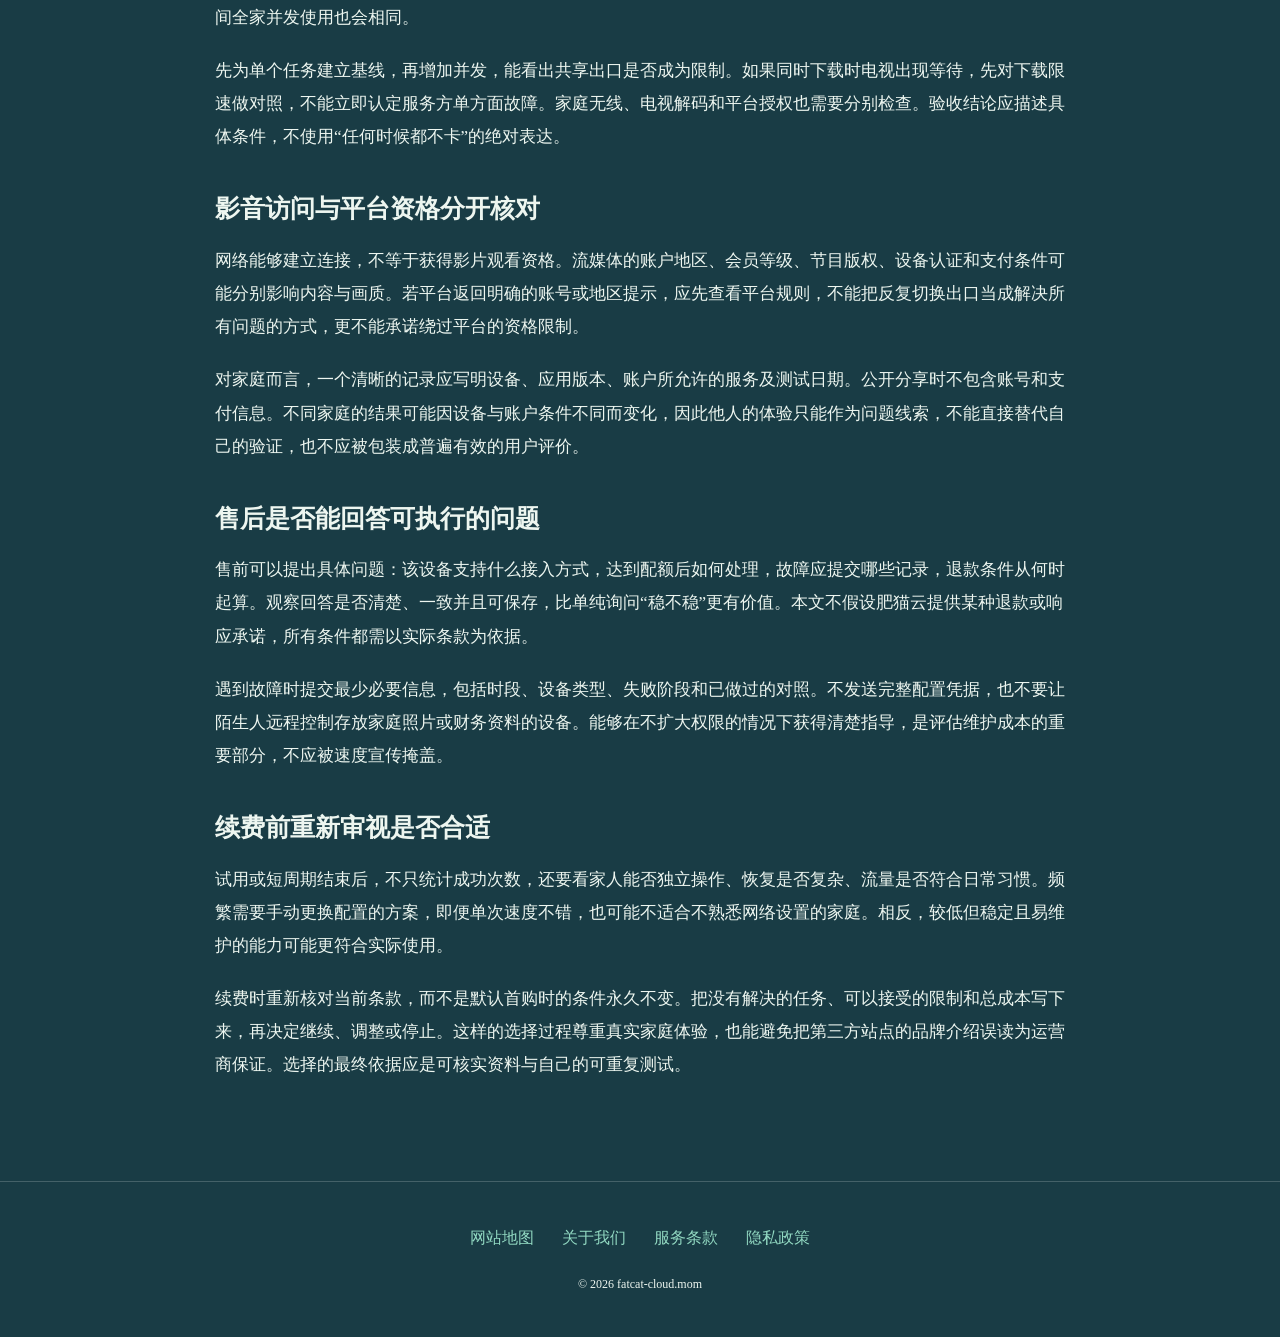
<file: fatcat-multi-gigabit-bandwidth-benchmark.html>
<!DOCTYPE html>
<html lang="zh-CN"><head><meta charset="UTF-8"><meta name="viewport" content="width=device-width,initial-scale=1"><title>肥猫云适合家庭影音吗：从设备清单到短周期验收｜肥猫云</title><meta name="description" content="选择肥猫云这类网络加速服务时，家庭用户容易被大流量和高速字样吸引，却没有确认家中真正需要解决什么。电视追剧、电脑下载和手机浏览的要求不同，使用时间也不同。先列出每台设备、主要应用、常见使用时段及可接受的等待程度"><meta name="keywords" content="肥猫云,肥猫云适合家庭影音吗：从设备清单到短周期验收,先把家庭需求写成具体任务,网络使用指南"><link rel="canonical" href="https://fatcat-cloud.mom/fatcat-multi-gigabit-bandwidth-benchmark.html"><meta property="og:type" content="article"><meta property="og:title" content="肥猫云适合家庭影音吗：从设备清单到短周期验收｜肥猫云"><meta property="og:description" content="选择肥猫云这类网络加速服务时，家庭用户容易被大流量和高速字样吸引，却没有确认家中真正需要解决什么。电视追剧、电脑下载和手机浏览的要求不同，使用时间也不同。先列出每台设备、主要应用、常见使用时段及可接受的等待程度"><meta property="og:url" content="https://fatcat-cloud.mom/fatcat-multi-gigabit-bandwidth-benchmark.html"><meta property="og:image" content="https://fatcat-cloud.mom/share.png"><meta property="og:locale" content="zh_CN"><link rel="icon" href="favicon.svg" type="image/svg+xml"><link rel="stylesheet" href="style.css"><script defer src="menu.js"></script><script type="application/ld+json">{"@context": "https://schema.org", "@type": "Article", "name": "肥猫云适合家庭影音吗：从设备清单到短周期验收｜肥猫云", "url": "https://fatcat-cloud.mom/fatcat-multi-gigabit-bandwidth-benchmark.html", "description": "选择肥猫云这类网络加速服务时，家庭用户容易被大流量和高速字样吸引，却没有确认家中真正需要解决什么。电视追剧、电脑下载和手机浏览的要求不同，使用时间也不同。先列出每台设备、主要应用、常见使用时段及可接受的等待程度", "inLanguage": "zh-CN", "headline": "肥猫云适合家庭影音吗：从设备清单到短周期验收｜肥猫云", "dateModified": "2026-11-14", "image": "https://fatcat-cloud.mom/share.png"}</script></head><body class="site-6 hero-A review-0 faq-2 nav-1"><header class="site-header"><div class="nav-wrap"><a class="brand" href="index.html"><svg class="brand-mark" viewBox="0 0 48 48" aria-hidden="true"><path d="M8 20L9 6L21 14H28L39 6L40 23Q43 41 24 42Q5 41 8 20Z M15 25H18 M30 25H33 M20 33L24 36L28 33" fill="none" stroke="currentColor" stroke-width="2" stroke-linecap="round" stroke-linejoin="round"/></svg><span>肥猫云</span></a><nav id="site-menu" aria-label="主导航"><a href="index.html">首页</a><a href="index.html#features">核心优势</a><a href="index.html#streaming">流媒体与AI</a><a href="index.html#pricing">价格套餐</a><a href="index.html#testimonials">用户评价</a><a href="index.html#faq">常见问题</a><a href="fatcat-fortune-scroll.html">金猫手卷</a></nav><div class="nav-actions"><a class="button compact" href="https://ww012.twilightaff.com/#/?code=A56DH1Af" target="_blank" rel="sponsored nofollow noopener">立即选购</a><button type="button" class="menu-toggle" aria-label="切换主导航菜单" aria-controls="site-menu" aria-expanded="false"><span></span><span></span></button></div></div></header><main class="site-main"><article class="article-page"><header><span class="eyebrow">金猫手卷 · 更新 2026-11-14</span><h1>肥猫云适合家庭影音吗：从设备清单到短周期验收</h1><p class="lead">选择肥猫云这类网络加速服务时，家庭用户容易被大流量和高速字样吸引，却没有确认家中真正需要解决什么。电视追剧、电脑下载和手机浏览的要求不同，使用时间也不同。先列出每台设备、主要应用、常见使用时段及可接受的等待程度</p></header><div class="article-body"><h2>先把家庭需求写成具体任务</h2><p>选择肥猫云这类网络加速服务时，家庭用户容易被大流量和高速字样吸引，却没有确认家中真正需要解决什么。电视追剧、电脑下载和手机浏览的要求不同，使用时间也不同。先列出每台设备、主要应用、常见使用时段及可接受的等待程度，再决定是否需要购买。本文提供的是选用与验收方法，不是对肥猫云线路、价格、节点或性能的实测背书；具体规格必须由能够核实身份的服务入口确认。</p><p>例如只有周末电视观看需求的家庭，与工作日多人同时远程协作的家庭，不能用同一档“越大越好”的判断。把必需、偶尔使用和可以替代的任务分开，能够减少为并不使用的功能支付费用，也方便后续判断问题是否真正得到解决。</p><p>这份<a href="index.html">肥猫云家庭使用指南</a>把关注点放在家人实际会用的设备与内容，便于购买前后采用同样标准核对。</p><h2>确认设备接入方式与维护责任</h2><p>家庭电视未必能安装与手机相同的客户端，有时需要依靠电视系统支持的应用，有时由路由器处理连接。两种方式的维护责任不同：前者便于单设备控制，后者可能影响整个家庭。购买前应先确认实际设备型号和可支持的接入方式，不把“全平台”三个字当作具体兼容清单。</p><p>如果计划由路由器统一处理，还应考虑是否有懂得恢复配置的人。家人需要能够在故障时恢复普通上网，而不是必须等待唯一懂技术的人回家。对于仅一两台设备有需求的家庭，先从单设备测试往往更容易定位问题。不要把尚未验证的配置一次应用到全屋所有终端。</p><h2>按账单周期理解成本</h2><p>套餐页需要同时核对价格、付款周期、流量重置时间、并发限制和超额处理。年付金额较低并不自动意味着更适合，因为尚未验证的长期服务具有额外不确定性。若页面只写“月均”，应找到实际一次扣款金额，确认是否还有首次购买、续费或优惠到期后的差异。</p><p>家庭预算可按真实需求分为基础使用、节假日临时增加和意外故障备用三部分。这里的分类只是预算思路，不代表肥猫云存在同名套餐。记录商家当时展示的条款和核对日期，遇到规格变动时才能知道自己购买的内容。没有同档价格依据时，不应把任何折扣口号当作精确节省比例。</p><h2>把家庭测试拆成几个晚上</h2><p>短周期验收可以分成四轮：一台电视连续播放、一台电脑下载、电视与电脑同时运行，以及家人常用手机接入。每轮保留相同内容和大致时段，记录能否开始、是否中断和恢复是否容易。不要只在白天空闲时测速一次，就推断晚间全家并发使用也会相同。</p><p>先为单个任务建立基线，再增加并发，能看出共享出口是否成为限制。如果同时下载时电视出现等待，先对下载限速做对照，不能立即认定服务方单方面故障。家庭无线、电视解码和平台授权也需要分别检查。验收结论应描述具体条件，不使用“任何时候都不卡”的绝对表达。</p><h2>影音访问与平台资格分开核对</h2><p>网络能够建立连接，不等于获得影片观看资格。流媒体的账户地区、会员等级、节目版权、设备认证和支付条件可能分别影响内容与画质。若平台返回明确的账号或地区提示，应先查看平台规则，不能把反复切换出口当成解决所有问题的方式，更不能承诺绕过平台的资格限制。</p><p>对家庭而言，一个清晰的记录应写明设备、应用版本、账户所允许的服务及测试日期。公开分享时不包含账号和支付信息。不同家庭的结果可能因设备与账户条件不同而变化，因此他人的体验只能作为问题线索，不能直接替代自己的验证，也不应被包装成普遍有效的用户评价。</p><h2>售后是否能回答可执行的问题</h2><p>售前可以提出具体问题：该设备支持什么接入方式，达到配额后如何处理，故障应提交哪些记录，退款条件从何时起算。观察回答是否清楚、一致并且可保存，比单纯询问“稳不稳”更有价值。本文不假设肥猫云提供某种退款或响应承诺，所有条件都需以实际条款为依据。</p><p>遇到故障时提交最少必要信息，包括时段、设备类型、失败阶段和已做过的对照。不发送完整配置凭据，也不要让陌生人远程控制存放家庭照片或财务资料的设备。能够在不扩大权限的情况下获得清楚指导，是评估维护成本的重要部分，不应被速度宣传掩盖。</p><h2>续费前重新审视是否合适</h2><p>试用或短周期结束后，不只统计成功次数，还要看家人能否独立操作、恢复是否复杂、流量是否符合日常习惯。频繁需要手动更换配置的方案，即便单次速度不错，也可能不适合不熟悉网络设置的家庭。相反，较低但稳定且易维护的能力可能更符合实际使用。</p><p>续费时重新核对当前条款，而不是默认首购时的条件永久不变。把没有解决的任务、可以接受的限制和总成本写下来，再决定继续、调整或停止。这样的选择过程尊重真实家庭体验，也能避免把第三方站点的品牌介绍误读为运营商保证。选择的最终依据应是可核实资料与自己的可重复测试。</p></div></article></main><footer class="site-footer"><nav aria-label="页脚导航"><a href="sitemap.html">网站地图</a><a href="about.html">关于我们</a><a href="terms.html">服务条款</a><a href="privacy.html">隐私政策</a></nav><p>© 2026 fatcat-cloud.mom</p></footer></body></html>
</file>
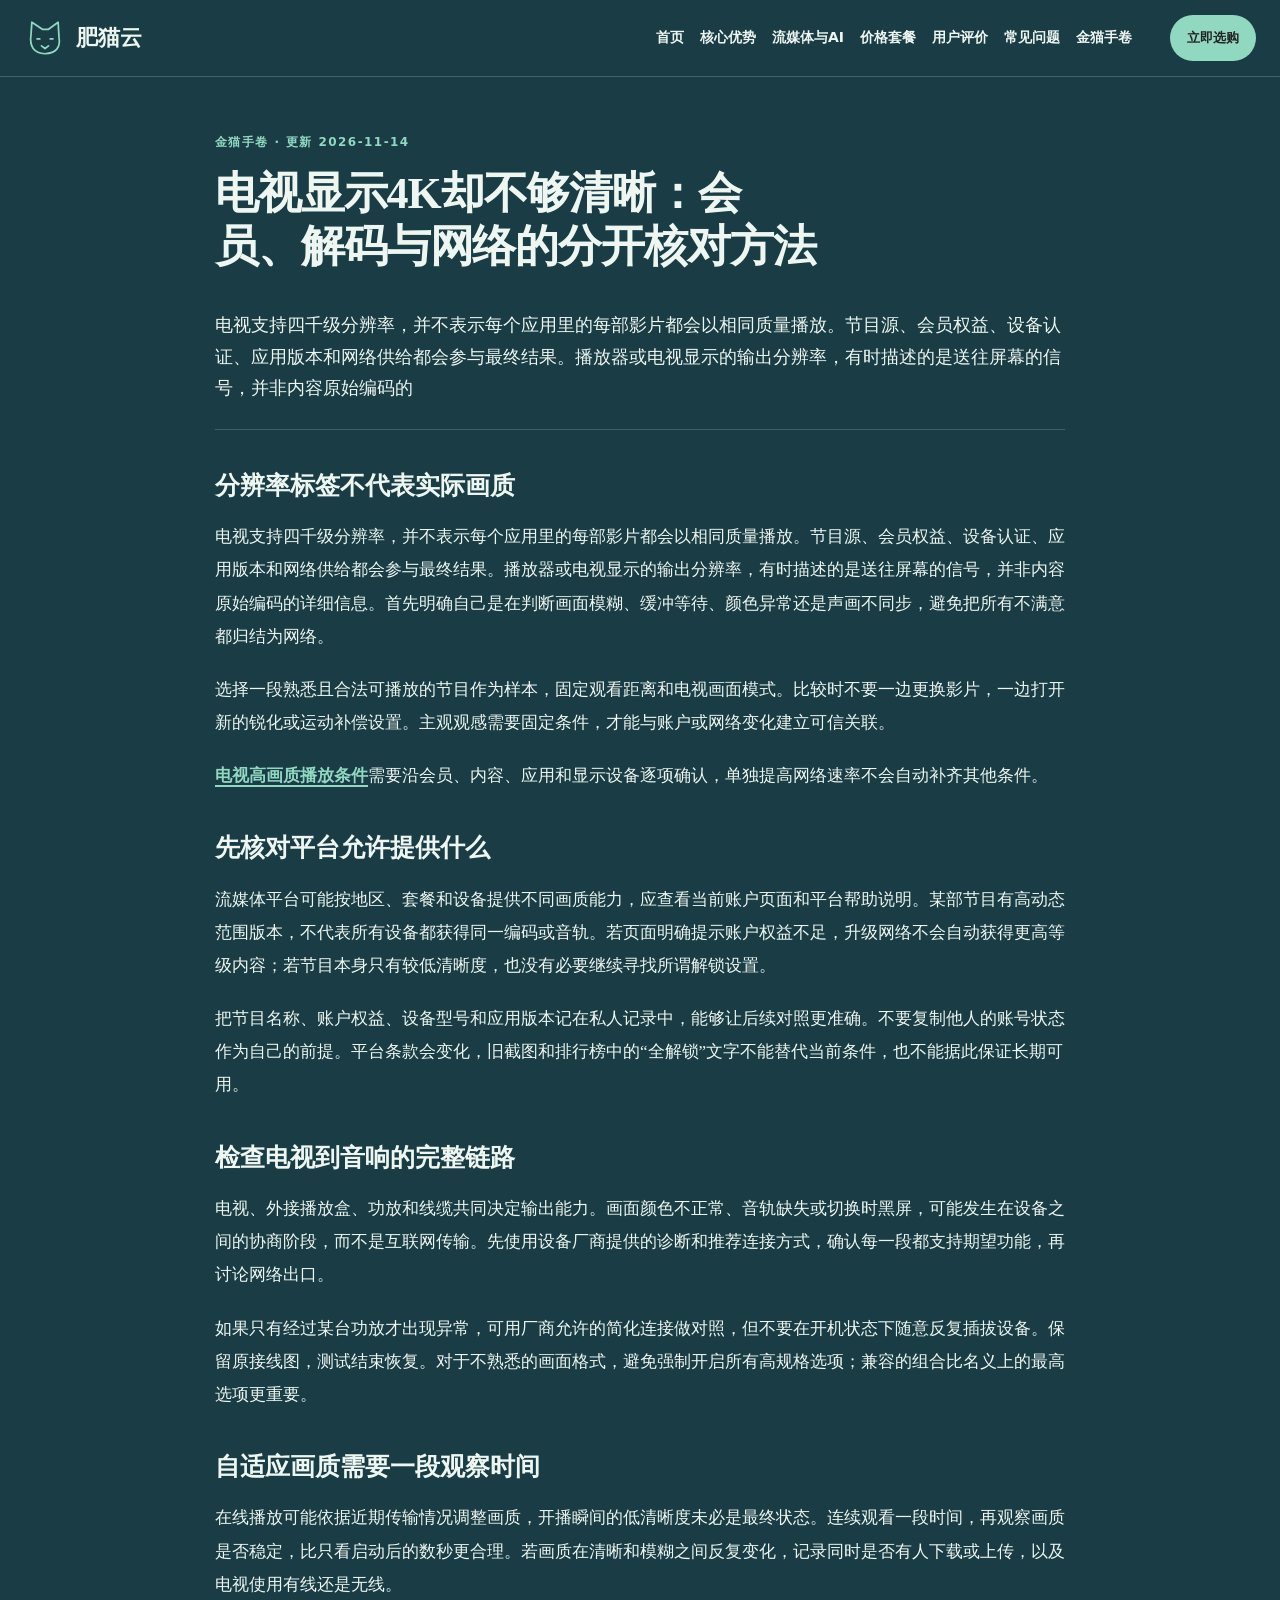
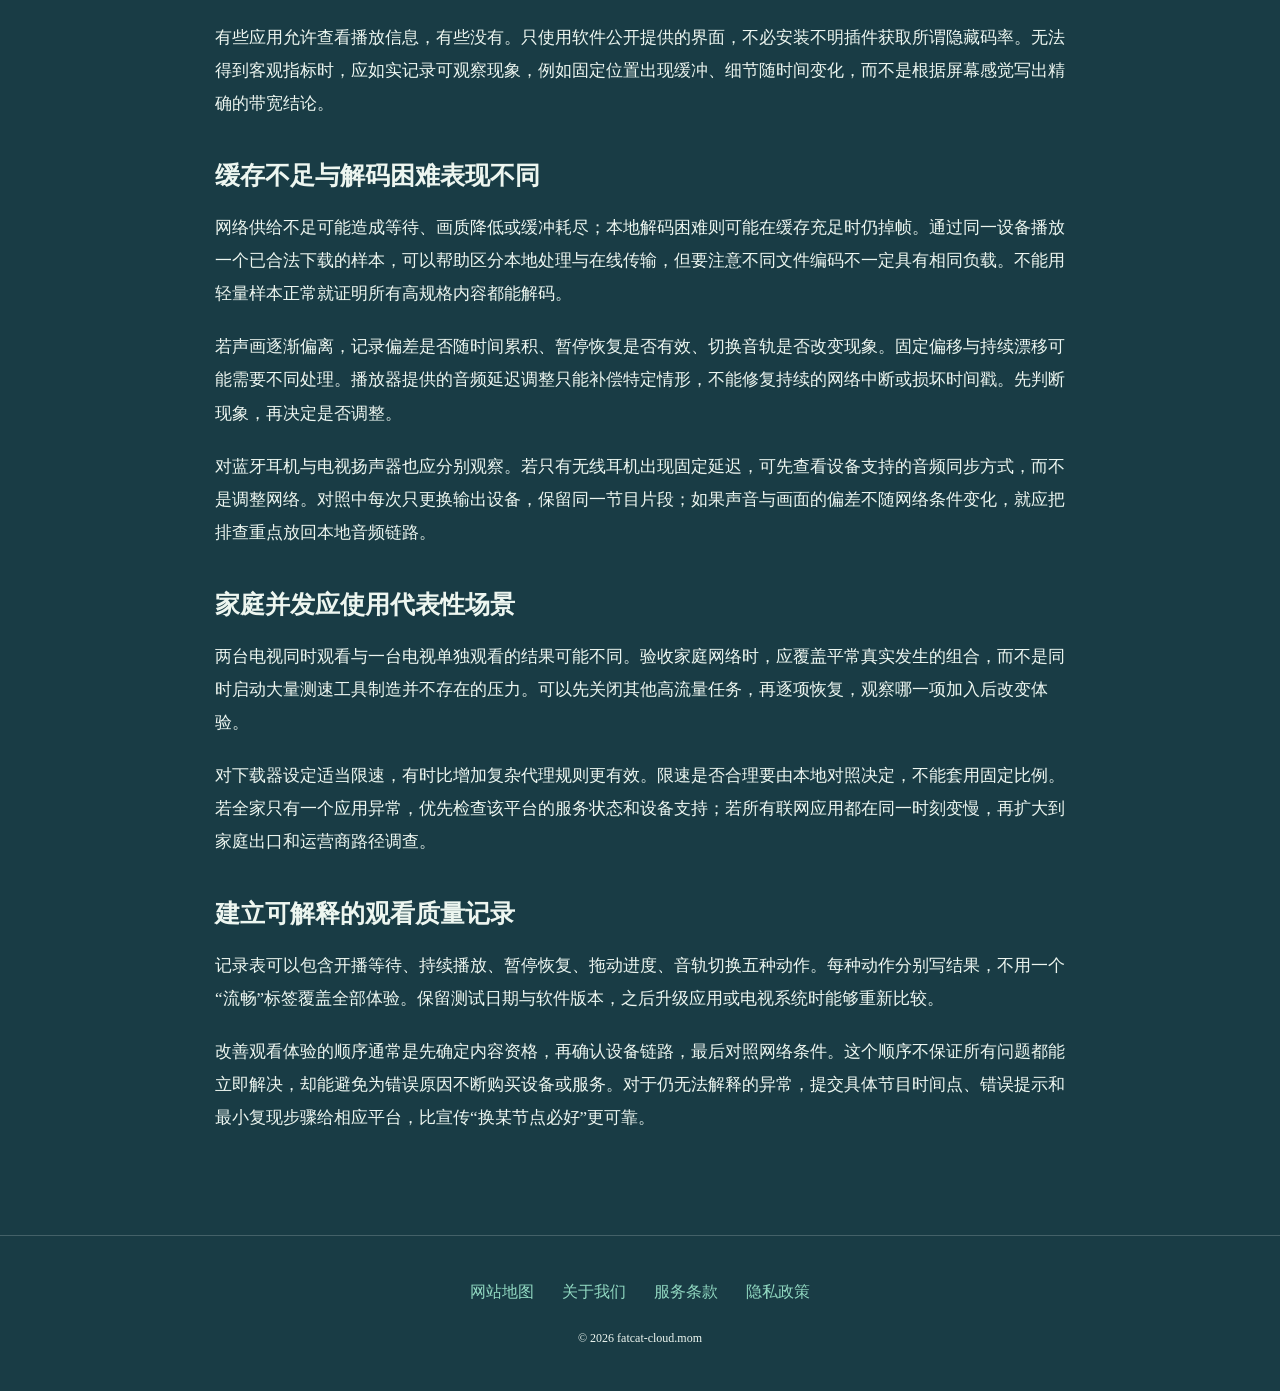
<file: fatcat-netflix-disney-8k-bitrate-sync.html>
<!DOCTYPE html>
<html lang="zh-CN"><head><meta charset="UTF-8"><meta name="viewport" content="width=device-width,initial-scale=1"><title>电视显示4K却不够清晰：会员、解码与网络的分开核对方法｜肥猫云</title><meta name="description" content="电视支持四千级分辨率，并不表示每个应用里的每部影片都会以相同质量播放。节目源、会员权益、设备认证、应用版本和网络供给都会参与最终结果。播放器或电视显示的输出分辨率，有时描述的是送往屏幕的信号，并非内容原始编码的"><meta name="keywords" content="肥猫云,电视显示4K却不够清晰：会员、解码与网络的分开核对方法,分辨率标签不代表实际画质,网络使用指南"><link rel="canonical" href="https://fatcat-cloud.mom/fatcat-netflix-disney-8k-bitrate-sync.html"><meta property="og:type" content="article"><meta property="og:title" content="电视显示4K却不够清晰：会员、解码与网络的分开核对方法｜肥猫云"><meta property="og:description" content="电视支持四千级分辨率，并不表示每个应用里的每部影片都会以相同质量播放。节目源、会员权益、设备认证、应用版本和网络供给都会参与最终结果。播放器或电视显示的输出分辨率，有时描述的是送往屏幕的信号，并非内容原始编码的"><meta property="og:url" content="https://fatcat-cloud.mom/fatcat-netflix-disney-8k-bitrate-sync.html"><meta property="og:image" content="https://fatcat-cloud.mom/share.png"><meta property="og:locale" content="zh_CN"><link rel="icon" href="favicon.svg" type="image/svg+xml"><link rel="stylesheet" href="style.css"><script defer src="menu.js"></script><script type="application/ld+json">{"@context": "https://schema.org", "@type": "Article", "name": "电视显示4K却不够清晰：会员、解码与网络的分开核对方法｜肥猫云", "url": "https://fatcat-cloud.mom/fatcat-netflix-disney-8k-bitrate-sync.html", "description": "电视支持四千级分辨率，并不表示每个应用里的每部影片都会以相同质量播放。节目源、会员权益、设备认证、应用版本和网络供给都会参与最终结果。播放器或电视显示的输出分辨率，有时描述的是送往屏幕的信号，并非内容原始编码的", "inLanguage": "zh-CN", "headline": "电视显示4K却不够清晰：会员、解码与网络的分开核对方法｜肥猫云", "dateModified": "2026-11-14", "image": "https://fatcat-cloud.mom/share.png"}</script></head><body class="site-6 hero-A review-0 faq-2 nav-1"><header class="site-header"><div class="nav-wrap"><a class="brand" href="index.html"><svg class="brand-mark" viewBox="0 0 48 48" aria-hidden="true"><path d="M8 20L9 6L21 14H28L39 6L40 23Q43 41 24 42Q5 41 8 20Z M15 25H18 M30 25H33 M20 33L24 36L28 33" fill="none" stroke="currentColor" stroke-width="2" stroke-linecap="round" stroke-linejoin="round"/></svg><span>肥猫云</span></a><nav id="site-menu" aria-label="主导航"><a href="index.html">首页</a><a href="index.html#features">核心优势</a><a href="index.html#streaming">流媒体与AI</a><a href="index.html#pricing">价格套餐</a><a href="index.html#testimonials">用户评价</a><a href="index.html#faq">常见问题</a><a href="fatcat-fortune-scroll.html">金猫手卷</a></nav><div class="nav-actions"><a class="button compact" href="https://ww012.twilightaff.com/#/?code=A56DH1Af" target="_blank" rel="sponsored nofollow noopener">立即选购</a><button type="button" class="menu-toggle" aria-label="切换主导航菜单" aria-controls="site-menu" aria-expanded="false"><span></span><span></span></button></div></div></header><main class="site-main"><article class="article-page"><header><span class="eyebrow">金猫手卷 · 更新 2026-11-14</span><h1>电视显示4K却不够清晰：会员、解码与网络的分开核对方法</h1><p class="lead">电视支持四千级分辨率，并不表示每个应用里的每部影片都会以相同质量播放。节目源、会员权益、设备认证、应用版本和网络供给都会参与最终结果。播放器或电视显示的输出分辨率，有时描述的是送往屏幕的信号，并非内容原始编码的</p></header><div class="article-body"><h2>分辨率标签不代表实际画质</h2><p>电视支持四千级分辨率，并不表示每个应用里的每部影片都会以相同质量播放。节目源、会员权益、设备认证、应用版本和网络供给都会参与最终结果。播放器或电视显示的输出分辨率，有时描述的是送往屏幕的信号，并非内容原始编码的详细信息。首先明确自己是在判断画面模糊、缓冲等待、颜色异常还是声画不同步，避免把所有不满意都归结为网络。</p><p>选择一段熟悉且合法可播放的节目作为样本，固定观看距离和电视画面模式。比较时不要一边更换影片，一边打开新的锐化或运动补偿设置。主观观感需要固定条件，才能与账户或网络变化建立可信关联。</p><p><a href="https://dajichang.mom/" target="_blank" rel="noopener">电视高画质播放条件</a>需要沿会员、内容、应用和显示设备逐项确认，单独提高网络速率不会自动补齐其他条件。</p><h2>先核对平台允许提供什么</h2><p>流媒体平台可能按地区、套餐和设备提供不同画质能力，应查看当前账户页面和平台帮助说明。某部节目有高动态范围版本，不代表所有设备都获得同一编码或音轨。若页面明确提示账户权益不足，升级网络不会自动获得更高等级内容；若节目本身只有较低清晰度，也没有必要继续寻找所谓解锁设置。</p><p>把节目名称、账户权益、设备型号和应用版本记在私人记录中，能够让后续对照更准确。不要复制他人的账号状态作为自己的前提。平台条款会变化，旧截图和排行榜中的“全解锁”文字不能替代当前条件，也不能据此保证长期可用。</p><h2>检查电视到音响的完整链路</h2><p>电视、外接播放盒、功放和线缆共同决定输出能力。画面颜色不正常、音轨缺失或切换时黑屏，可能发生在设备之间的协商阶段，而不是互联网传输。先使用设备厂商提供的诊断和推荐连接方式，确认每一段都支持期望功能，再讨论网络出口。</p><p>如果只有经过某台功放才出现异常，可用厂商允许的简化连接做对照，但不要在开机状态下随意反复插拔设备。保留原接线图，测试结束恢复。对于不熟悉的画面格式，避免强制开启所有高规格选项；兼容的组合比名义上的最高选项更重要。</p><h2>自适应画质需要一段观察时间</h2><p>在线播放可能依据近期传输情况调整画质，开播瞬间的低清晰度未必是最终状态。连续观看一段时间，再观察画质是否稳定，比只看启动后的数秒更合理。若画质在清晰和模糊之间反复变化，记录同时是否有人下载或上传，以及电视使用有线还是无线。</p><p>有些应用允许查看播放信息，有些没有。只使用软件公开提供的界面，不必安装不明插件获取所谓隐藏码率。无法得到客观指标时，应如实记录可观察现象，例如固定位置出现缓冲、细节随时间变化，而不是根据屏幕感觉写出精确的带宽结论。</p><h2>缓存不足与解码困难表现不同</h2><p>网络供给不足可能造成等待、画质降低或缓冲耗尽；本地解码困难则可能在缓存充足时仍掉帧。通过同一设备播放一个已合法下载的样本，可以帮助区分本地处理与在线传输，但要注意不同文件编码不一定具有相同负载。不能用轻量样本正常就证明所有高规格内容都能解码。</p><p>若声画逐渐偏离，记录偏差是否随时间累积、暂停恢复是否有效、切换音轨是否改变现象。固定偏移与持续漂移可能需要不同处理。播放器提供的音频延迟调整只能补偿特定情形，不能修复持续的网络中断或损坏时间戳。先判断现象，再决定是否调整。</p><p>对蓝牙耳机与电视扬声器也应分别观察。若只有无线耳机出现固定延迟，可先查看设备支持的音频同步方式，而不是调整网络。对照中每次只更换输出设备，保留同一节目片段；如果声音与画面的偏差不随网络条件变化，就应把排查重点放回本地音频链路。</p><h2>家庭并发应使用代表性场景</h2><p>两台电视同时观看与一台电视单独观看的结果可能不同。验收家庭网络时，应覆盖平常真实发生的组合，而不是同时启动大量测速工具制造并不存在的压力。可以先关闭其他高流量任务，再逐项恢复，观察哪一项加入后改变体验。</p><p>对下载器设定适当限速，有时比增加复杂代理规则更有效。限速是否合理要由本地对照决定，不能套用固定比例。若全家只有一个应用异常，优先检查该平台的服务状态和设备支持；若所有联网应用都在同一时刻变慢，再扩大到家庭出口和运营商路径调查。</p><h2>建立可解释的观看质量记录</h2><p>记录表可以包含开播等待、持续播放、暂停恢复、拖动进度、音轨切换五种动作。每种动作分别写结果，不用一个“流畅”标签覆盖全部体验。保留测试日期与软件版本，之后升级应用或电视系统时能够重新比较。</p><p>改善观看体验的顺序通常是先确定内容资格，再确认设备链路，最后对照网络条件。这个顺序不保证所有问题都能立即解决，却能避免为错误原因不断购买设备或服务。对于仍无法解释的异常，提交具体节目时间点、错误提示和最小复现步骤给相应平台，比宣传“换某节点必好”更可靠。</p></div></article></main><footer class="site-footer"><nav aria-label="页脚导航"><a href="sitemap.html">网站地图</a><a href="about.html">关于我们</a><a href="terms.html">服务条款</a><a href="privacy.html">隐私政策</a></nav><p>© 2026 fatcat-cloud.mom</p></footer></body></html>
</file>
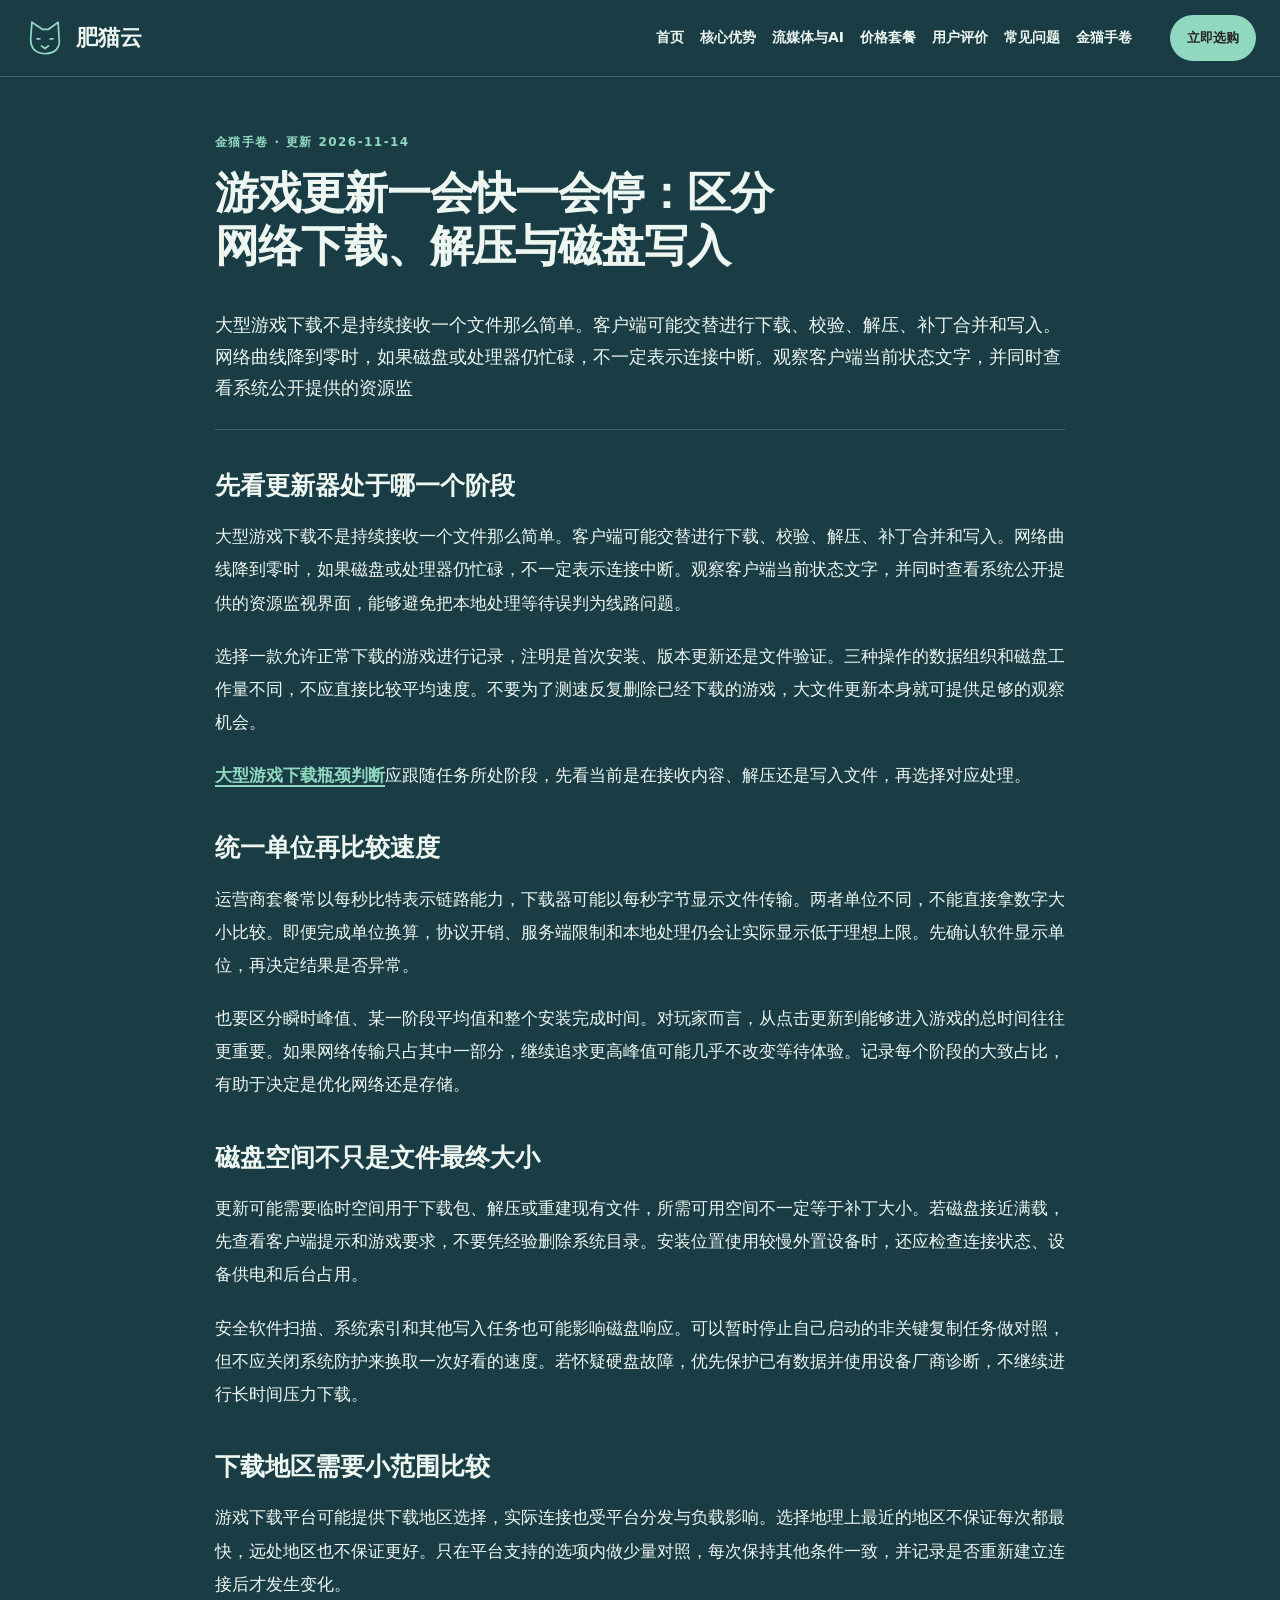
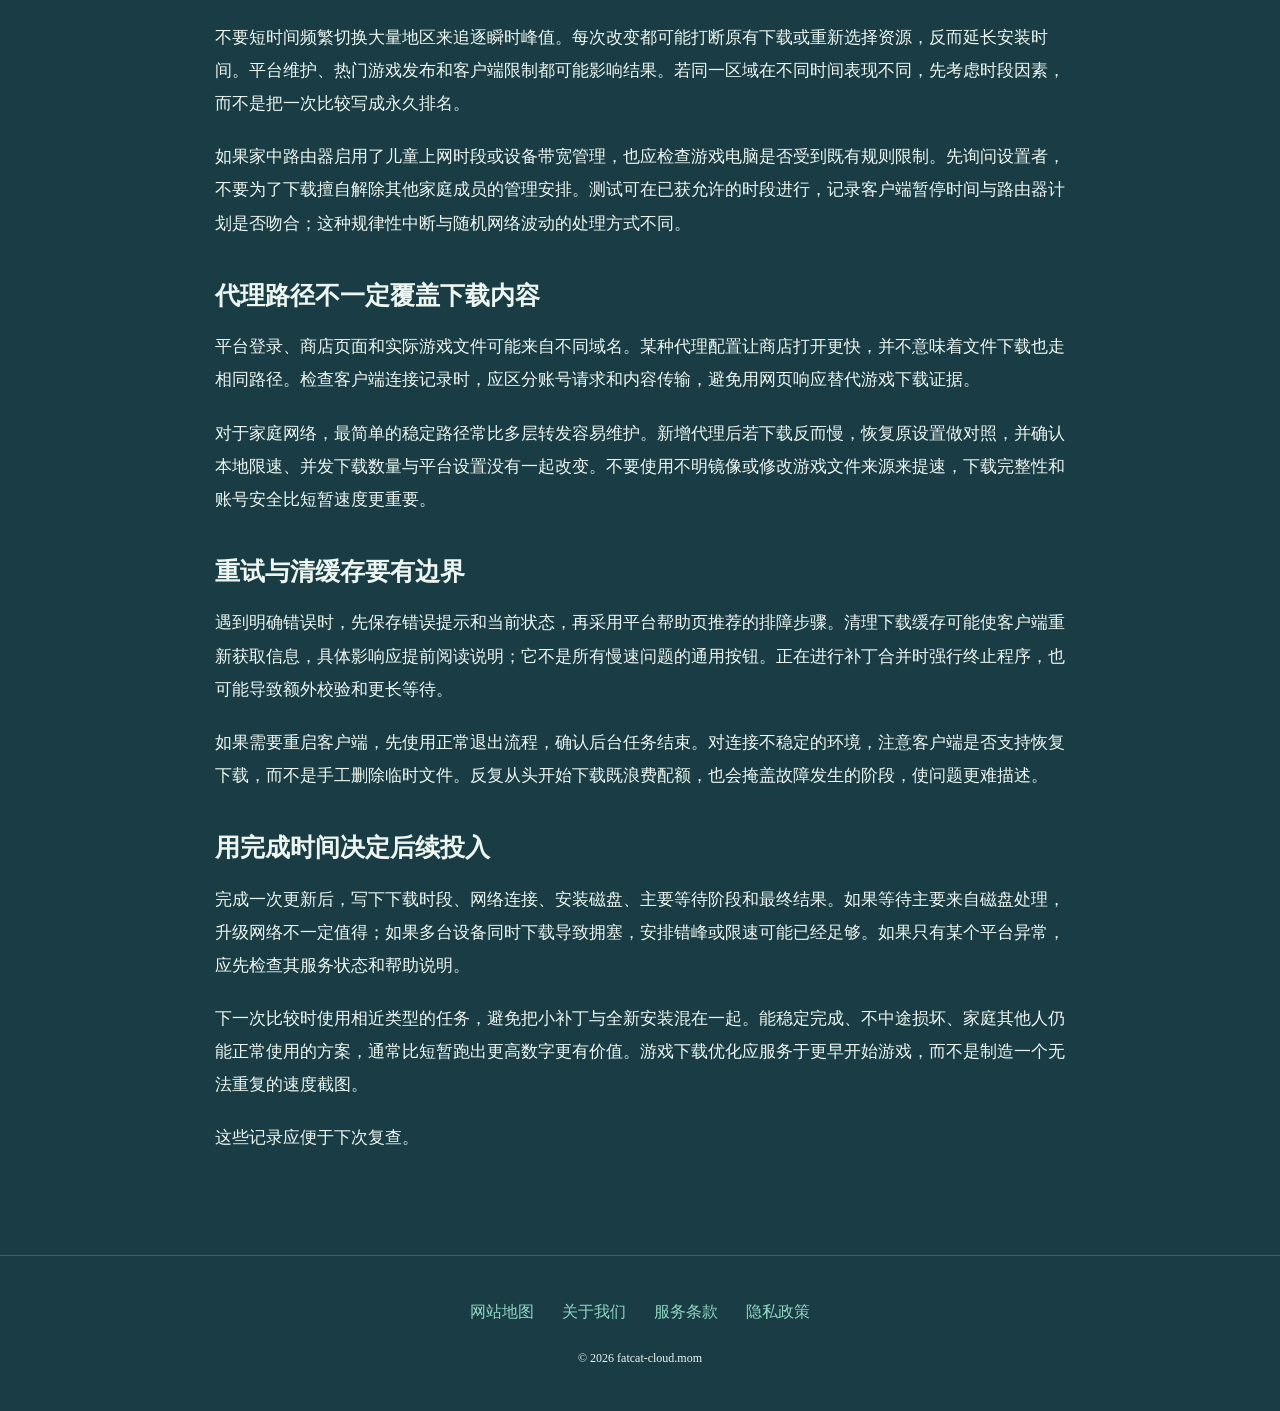
<file: fatcat-steam-epic-game-download-boost.html>
<!DOCTYPE html>
<html lang="zh-CN"><head><meta charset="UTF-8"><meta name="viewport" content="width=device-width,initial-scale=1"><title>游戏更新一会快一会停：区分网络下载、解压与磁盘写入｜肥猫云</title><meta name="description" content="大型游戏下载不是持续接收一个文件那么简单。客户端可能交替进行下载、校验、解压、补丁合并和写入。网络曲线降到零时，如果磁盘或处理器仍忙碌，不一定表示连接中断。观察客户端当前状态文字，并同时查看系统公开提供的资源监"><meta name="keywords" content="肥猫云,游戏更新一会快一会停：区分网络下载、解压与磁盘写入,先看更新器处于哪一个阶段,网络使用指南"><link rel="canonical" href="https://fatcat-cloud.mom/fatcat-steam-epic-game-download-boost.html"><meta property="og:type" content="article"><meta property="og:title" content="游戏更新一会快一会停：区分网络下载、解压与磁盘写入｜肥猫云"><meta property="og:description" content="大型游戏下载不是持续接收一个文件那么简单。客户端可能交替进行下载、校验、解压、补丁合并和写入。网络曲线降到零时，如果磁盘或处理器仍忙碌，不一定表示连接中断。观察客户端当前状态文字，并同时查看系统公开提供的资源监"><meta property="og:url" content="https://fatcat-cloud.mom/fatcat-steam-epic-game-download-boost.html"><meta property="og:image" content="https://fatcat-cloud.mom/share.png"><meta property="og:locale" content="zh_CN"><link rel="icon" href="favicon.svg" type="image/svg+xml"><link rel="stylesheet" href="style.css"><script defer src="menu.js"></script><script type="application/ld+json">{"@context": "https://schema.org", "@type": "Article", "name": "游戏更新一会快一会停：区分网络下载、解压与磁盘写入｜肥猫云", "url": "https://fatcat-cloud.mom/fatcat-steam-epic-game-download-boost.html", "description": "大型游戏下载不是持续接收一个文件那么简单。客户端可能交替进行下载、校验、解压、补丁合并和写入。网络曲线降到零时，如果磁盘或处理器仍忙碌，不一定表示连接中断。观察客户端当前状态文字，并同时查看系统公开提供的资源监", "inLanguage": "zh-CN", "headline": "游戏更新一会快一会停：区分网络下载、解压与磁盘写入｜肥猫云", "dateModified": "2026-11-14", "image": "https://fatcat-cloud.mom/share.png"}</script></head><body class="site-6 hero-A review-0 faq-2 nav-1"><header class="site-header"><div class="nav-wrap"><a class="brand" href="index.html"><svg class="brand-mark" viewBox="0 0 48 48" aria-hidden="true"><path d="M8 20L9 6L21 14H28L39 6L40 23Q43 41 24 42Q5 41 8 20Z M15 25H18 M30 25H33 M20 33L24 36L28 33" fill="none" stroke="currentColor" stroke-width="2" stroke-linecap="round" stroke-linejoin="round"/></svg><span>肥猫云</span></a><nav id="site-menu" aria-label="主导航"><a href="index.html">首页</a><a href="index.html#features">核心优势</a><a href="index.html#streaming">流媒体与AI</a><a href="index.html#pricing">价格套餐</a><a href="index.html#testimonials">用户评价</a><a href="index.html#faq">常见问题</a><a href="fatcat-fortune-scroll.html">金猫手卷</a></nav><div class="nav-actions"><a class="button compact" href="https://ww012.twilightaff.com/#/?code=A56DH1Af" target="_blank" rel="sponsored nofollow noopener">立即选购</a><button type="button" class="menu-toggle" aria-label="切换主导航菜单" aria-controls="site-menu" aria-expanded="false"><span></span><span></span></button></div></div></header><main class="site-main"><article class="article-page"><header><span class="eyebrow">金猫手卷 · 更新 2026-11-14</span><h1>游戏更新一会快一会停：区分网络下载、解压与磁盘写入</h1><p class="lead">大型游戏下载不是持续接收一个文件那么简单。客户端可能交替进行下载、校验、解压、补丁合并和写入。网络曲线降到零时，如果磁盘或处理器仍忙碌，不一定表示连接中断。观察客户端当前状态文字，并同时查看系统公开提供的资源监</p></header><div class="article-body"><h2>先看更新器处于哪一个阶段</h2><p>大型游戏下载不是持续接收一个文件那么简单。客户端可能交替进行下载、校验、解压、补丁合并和写入。网络曲线降到零时，如果磁盘或处理器仍忙碌，不一定表示连接中断。观察客户端当前状态文字，并同时查看系统公开提供的资源监视界面，能够避免把本地处理等待误判为线路问题。</p><p>选择一款允许正常下载的游戏进行记录，注明是首次安装、版本更新还是文件验证。三种操作的数据组织和磁盘工作量不同，不应直接比较平均速度。不要为了测速反复删除已经下载的游戏，大文件更新本身就可提供足够的观察机会。</p><p><a href="https://dajichang.mom/" target="_blank" rel="noopener">大型游戏下载瓶颈判断</a>应跟随任务所处阶段，先看当前是在接收内容、解压还是写入文件，再选择对应处理。</p><h2>统一单位再比较速度</h2><p>运营商套餐常以每秒比特表示链路能力，下载器可能以每秒字节显示文件传输。两者单位不同，不能直接拿数字大小比较。即便完成单位换算，协议开销、服务端限制和本地处理仍会让实际显示低于理想上限。先确认软件显示单位，再决定结果是否异常。</p><p>也要区分瞬时峰值、某一阶段平均值和整个安装完成时间。对玩家而言，从点击更新到能够进入游戏的总时间往往更重要。如果网络传输只占其中一部分，继续追求更高峰值可能几乎不改变等待体验。记录每个阶段的大致占比，有助于决定是优化网络还是存储。</p><h2>磁盘空间不只是文件最终大小</h2><p>更新可能需要临时空间用于下载包、解压或重建现有文件，所需可用空间不一定等于补丁大小。若磁盘接近满载，先查看客户端提示和游戏要求，不要凭经验删除系统目录。安装位置使用较慢外置设备时，还应检查连接状态、设备供电和后台占用。</p><p>安全软件扫描、系统索引和其他写入任务也可能影响磁盘响应。可以暂时停止自己启动的非关键复制任务做对照，但不应关闭系统防护来换取一次好看的速度。若怀疑硬盘故障，优先保护已有数据并使用设备厂商诊断，不继续进行长时间压力下载。</p><h2>下载地区需要小范围比较</h2><p>游戏下载平台可能提供下载地区选择，实际连接也受平台分发与负载影响。选择地理上最近的地区不保证每次都最快，远处地区也不保证更好。只在平台支持的选项内做少量对照，每次保持其他条件一致，并记录是否重新建立连接后才发生变化。</p><p>不要短时间频繁切换大量地区来追逐瞬时峰值。每次改变都可能打断原有下载或重新选择资源，反而延长安装时间。平台维护、热门游戏发布和客户端限制都可能影响结果。若同一区域在不同时间表现不同，先考虑时段因素，而不是把一次比较写成永久排名。</p><p>如果家中路由器启用了儿童上网时段或设备带宽管理，也应检查游戏电脑是否受到既有规则限制。先询问设置者，不要为了下载擅自解除其他家庭成员的管理安排。测试可在已获允许的时段进行，记录客户端暂停时间与路由器计划是否吻合；这种规律性中断与随机网络波动的处理方式不同。</p><h2>代理路径不一定覆盖下载内容</h2><p>平台登录、商店页面和实际游戏文件可能来自不同域名。某种代理配置让商店打开更快，并不意味着文件下载也走相同路径。检查客户端连接记录时，应区分账号请求和内容传输，避免用网页响应替代游戏下载证据。</p><p>对于家庭网络，最简单的稳定路径常比多层转发容易维护。新增代理后若下载反而慢，恢复原设置做对照，并确认本地限速、并发下载数量与平台设置没有一起改变。不要使用不明镜像或修改游戏文件来源来提速，下载完整性和账号安全比短暂速度更重要。</p><h2>重试与清缓存要有边界</h2><p>遇到明确错误时，先保存错误提示和当前状态，再采用平台帮助页推荐的排障步骤。清理下载缓存可能使客户端重新获取信息，具体影响应提前阅读说明；它不是所有慢速问题的通用按钮。正在进行补丁合并时强行终止程序，也可能导致额外校验和更长等待。</p><p>如果需要重启客户端，先使用正常退出流程，确认后台任务结束。对连接不稳定的环境，注意客户端是否支持恢复下载，而不是手工删除临时文件。反复从头开始下载既浪费配额，也会掩盖故障发生的阶段，使问题更难描述。</p><h2>用完成时间决定后续投入</h2><p>完成一次更新后，写下下载时段、网络连接、安装磁盘、主要等待阶段和最终结果。如果等待主要来自磁盘处理，升级网络不一定值得；如果多台设备同时下载导致拥塞，安排错峰或限速可能已经足够。如果只有某个平台异常，应先检查其服务状态和帮助说明。</p><p>下一次比较时使用相近类型的任务，避免把小补丁与全新安装混在一起。能稳定完成、不中途损坏、家庭其他人仍能正常使用的方案，通常比短暂跑出更高数字更有价值。游戏下载优化应服务于更早开始游戏，而不是制造一个无法重复的速度截图。</p><p>这些记录应便于下次复查。</p></div></article></main><footer class="site-footer"><nav aria-label="页脚导航"><a href="sitemap.html">网站地图</a><a href="about.html">关于我们</a><a href="terms.html">服务条款</a><a href="privacy.html">隐私政策</a></nav><p>© 2026 fatcat-cloud.mom</p></footer></body></html>
</file>
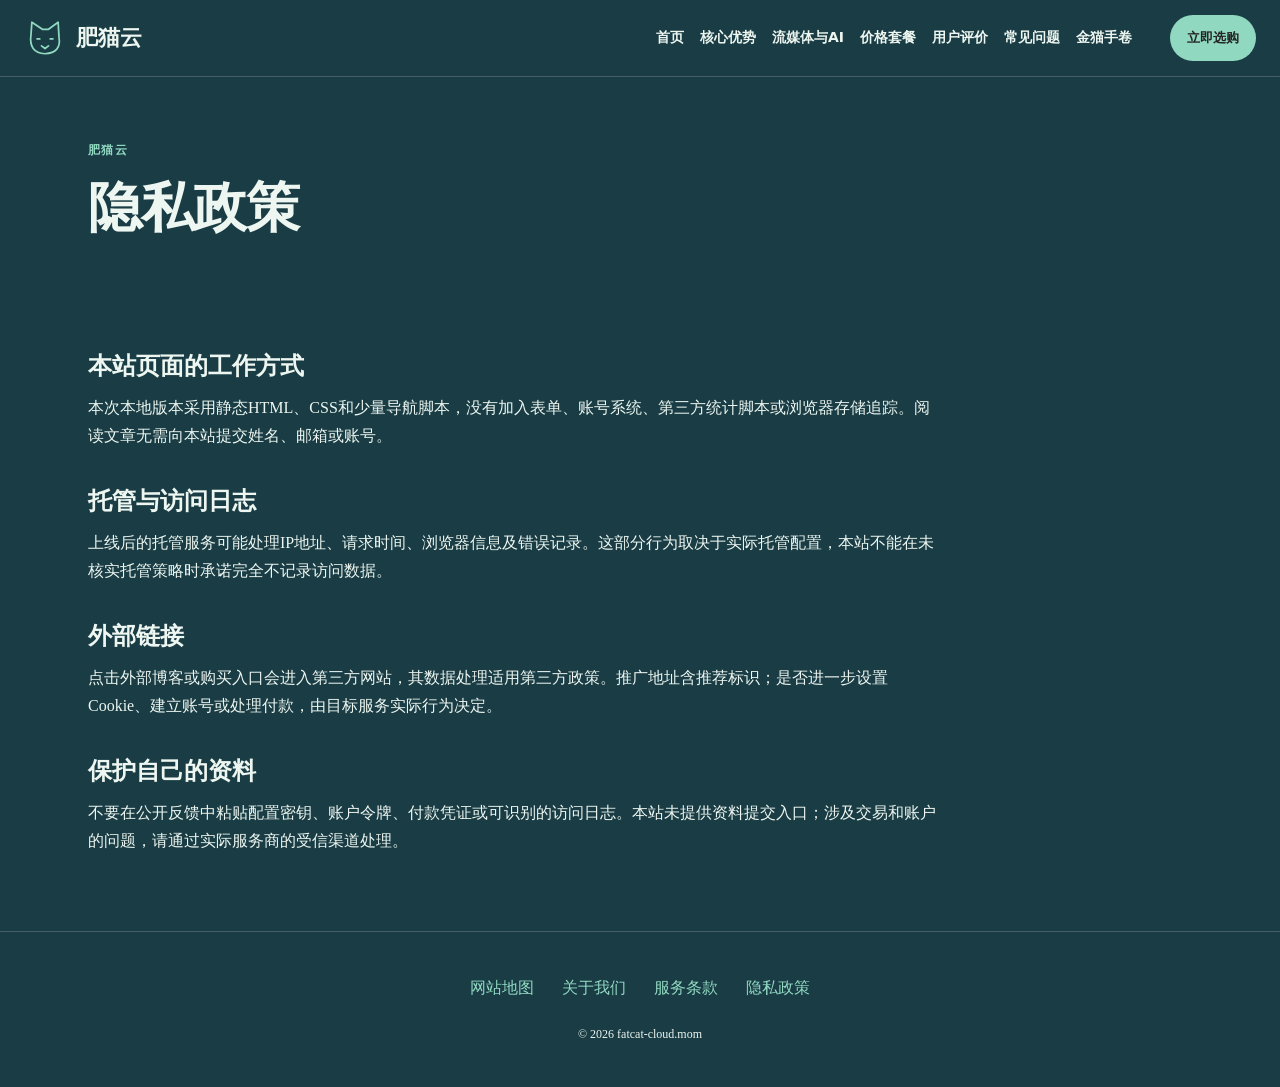
<file: privacy.html>
<!DOCTYPE html>
<html lang="zh-CN"><head><meta charset="UTF-8"><meta name="viewport" content="width=device-width,initial-scale=1"><title>隐私政策｜肥猫云·金猫手卷</title><meta name="description" content="金猫手卷的隐私政策：说明肥猫云资料整理、内容使用与第三方服务边界。"><meta name="keywords" content="肥猫云,隐私政策,金猫手卷,网络使用指南"><link rel="canonical" href="https://fatcat-cloud.mom/privacy.html"><meta property="og:type" content="website"><meta property="og:title" content="隐私政策｜肥猫云·金猫手卷"><meta property="og:description" content="金猫手卷的隐私政策：说明肥猫云资料整理、内容使用与第三方服务边界。"><meta property="og:url" content="https://fatcat-cloud.mom/privacy.html"><meta property="og:image" content="https://fatcat-cloud.mom/share.png"><meta property="og:locale" content="zh_CN"><link rel="icon" href="favicon.svg" type="image/svg+xml"><link rel="stylesheet" href="style.css"><script defer src="menu.js"></script><script type="application/ld+json">{"@context": "https://schema.org", "@type": "WebPage", "name": "隐私政策｜肥猫云·金猫手卷", "url": "https://fatcat-cloud.mom/privacy.html", "description": "金猫手卷的隐私政策：说明肥猫云资料整理、内容使用与第三方服务边界。", "inLanguage": "zh-CN"}</script></head><body class="site-6 hero-A review-0 faq-2 nav-1"><header class="site-header"><div class="nav-wrap"><a class="brand" href="index.html"><svg class="brand-mark" viewBox="0 0 48 48" aria-hidden="true"><path d="M8 20L9 6L21 14H28L39 6L40 23Q43 41 24 42Q5 41 8 20Z M15 25H18 M30 25H33 M20 33L24 36L28 33" fill="none" stroke="currentColor" stroke-width="2" stroke-linecap="round" stroke-linejoin="round"/></svg><span>肥猫云</span></a><nav id="site-menu" aria-label="主导航"><a href="index.html">首页</a><a href="index.html#features">核心优势</a><a href="index.html#streaming">流媒体与AI</a><a href="index.html#pricing">价格套餐</a><a href="index.html#testimonials">用户评价</a><a href="index.html#faq">常见问题</a><a href="fatcat-fortune-scroll.html">金猫手卷</a></nav><div class="nav-actions"><a class="button compact" href="https://ww012.twilightaff.com/#/?code=A56DH1Af" target="_blank" rel="sponsored nofollow noopener">立即选购</a><button type="button" class="menu-toggle" aria-label="切换主导航菜单" aria-controls="site-menu" aria-expanded="false"><span></span><span></span></button></div></div></header><main class="site-main"><header class="page-heading"><span class="eyebrow">肥猫云</span><h1>隐私政策</h1></header><div class="prose"><h2>本站页面的工作方式</h2><p>本次本地版本采用静态HTML、CSS和少量导航脚本，没有加入表单、账号系统、第三方统计脚本或浏览器存储追踪。阅读文章无需向本站提交姓名、邮箱或账号。</p><h2>托管与访问日志</h2><p>上线后的托管服务可能处理IP地址、请求时间、浏览器信息及错误记录。这部分行为取决于实际托管配置，本站不能在未核实托管策略时承诺完全不记录访问数据。</p><h2>外部链接</h2><p>点击外部博客或购买入口会进入第三方网站，其数据处理适用第三方政策。推广地址含推荐标识；是否进一步设置Cookie、建立账号或处理付款，由目标服务实际行为决定。</p><h2>保护自己的资料</h2><p>不要在公开反馈中粘贴配置密钥、账户令牌、付款凭证或可识别的访问日志。本站未提供资料提交入口；涉及交易和账户的问题，请通过实际服务商的受信渠道处理。</p></div></main><footer class="site-footer"><nav aria-label="页脚导航"><a href="sitemap.html">网站地图</a><a href="about.html">关于我们</a><a href="terms.html">服务条款</a><a href="privacy.html">隐私政策</a></nav><p>© 2026 fatcat-cloud.mom</p></footer></body></html>
</file>
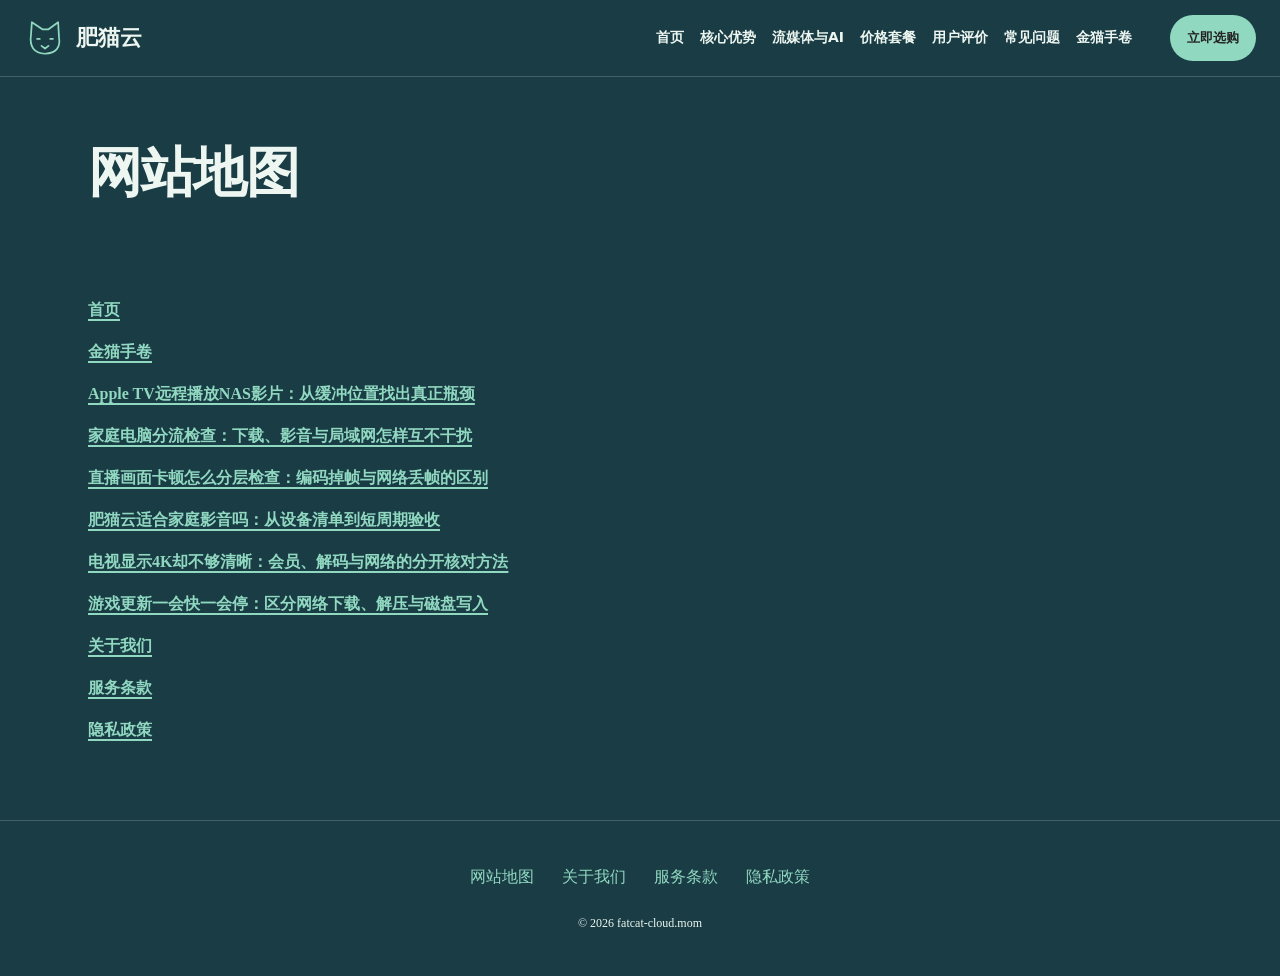
<file: sitemap.html>
<!DOCTYPE html>
<html lang="zh-CN"><head><meta charset="UTF-8"><meta name="viewport" content="width=device-width,initial-scale=1"><title>网站地图｜肥猫云·金猫手卷</title><meta name="description" content="金猫手卷及肥猫云资料站的首页、六篇专题文章与辅助说明入口。"><meta name="keywords" content="肥猫云,网站地图,金猫手卷,网络使用指南"><link rel="canonical" href="https://fatcat-cloud.mom/sitemap.html"><meta property="og:type" content="website"><meta property="og:title" content="网站地图｜肥猫云·金猫手卷"><meta property="og:description" content="金猫手卷及肥猫云资料站的首页、六篇专题文章与辅助说明入口。"><meta property="og:url" content="https://fatcat-cloud.mom/sitemap.html"><meta property="og:image" content="https://fatcat-cloud.mom/share.png"><meta property="og:locale" content="zh_CN"><link rel="icon" href="favicon.svg" type="image/svg+xml"><link rel="stylesheet" href="style.css"><script defer src="menu.js"></script><script type="application/ld+json">{"@context": "https://schema.org", "@type": "WebPage", "name": "网站地图｜肥猫云·金猫手卷", "url": "https://fatcat-cloud.mom/sitemap.html", "description": "金猫手卷及肥猫云资料站的首页、六篇专题文章与辅助说明入口。", "inLanguage": "zh-CN"}</script></head><body class="site-6 hero-A review-0 faq-2 nav-1"><header class="site-header"><div class="nav-wrap"><a class="brand" href="index.html"><svg class="brand-mark" viewBox="0 0 48 48" aria-hidden="true"><path d="M8 20L9 6L21 14H28L39 6L40 23Q43 41 24 42Q5 41 8 20Z M15 25H18 M30 25H33 M20 33L24 36L28 33" fill="none" stroke="currentColor" stroke-width="2" stroke-linecap="round" stroke-linejoin="round"/></svg><span>肥猫云</span></a><nav id="site-menu" aria-label="主导航"><a href="index.html">首页</a><a href="index.html#features">核心优势</a><a href="index.html#streaming">流媒体与AI</a><a href="index.html#pricing">价格套餐</a><a href="index.html#testimonials">用户评价</a><a href="index.html#faq">常见问题</a><a href="fatcat-fortune-scroll.html">金猫手卷</a></nav><div class="nav-actions"><a class="button compact" href="https://ww012.twilightaff.com/#/?code=A56DH1Af" target="_blank" rel="sponsored nofollow noopener">立即选购</a><button type="button" class="menu-toggle" aria-label="切换主导航菜单" aria-controls="site-menu" aria-expanded="false"><span></span><span></span></button></div></div></header><main class="site-main"><header class="page-heading"><h1>网站地图</h1></header><div class="prose"><ul class="map-links"><li><a href="index.html">首页</a></li><li><a href="fatcat-fortune-scroll.html">金猫手卷</a></li><li><a href="fatcat-apple-tv-infuse-nas-streaming.html">Apple TV远程播放NAS影片：从缓冲位置找出真正瓶颈</a></li><li><a href="fatcat-clash-verge-rev-routing-rules.html">家庭电脑分流检查：下载、影音与局域网怎样互不干扰</a></li><li><a href="fatcat-cross-border-tiktok-livestream-tuning.html">直播画面卡顿怎么分层检查：编码掉帧与网络丢帧的区别</a></li><li><a href="fatcat-multi-gigabit-bandwidth-benchmark.html">肥猫云适合家庭影音吗：从设备清单到短周期验收</a></li><li><a href="fatcat-netflix-disney-8k-bitrate-sync.html">电视显示4K却不够清晰：会员、解码与网络的分开核对方法</a></li><li><a href="fatcat-steam-epic-game-download-boost.html">游戏更新一会快一会停：区分网络下载、解压与磁盘写入</a></li><li><a href="about.html">关于我们</a></li><li><a href="terms.html">服务条款</a></li><li><a href="privacy.html">隐私政策</a></li></ul></div></main><footer class="site-footer"><nav aria-label="页脚导航"><a href="sitemap.html">网站地图</a><a href="about.html">关于我们</a><a href="terms.html">服务条款</a><a href="privacy.html">隐私政策</a></nav><p>© 2026 fatcat-cloud.mom</p></footer></body></html>
</file>
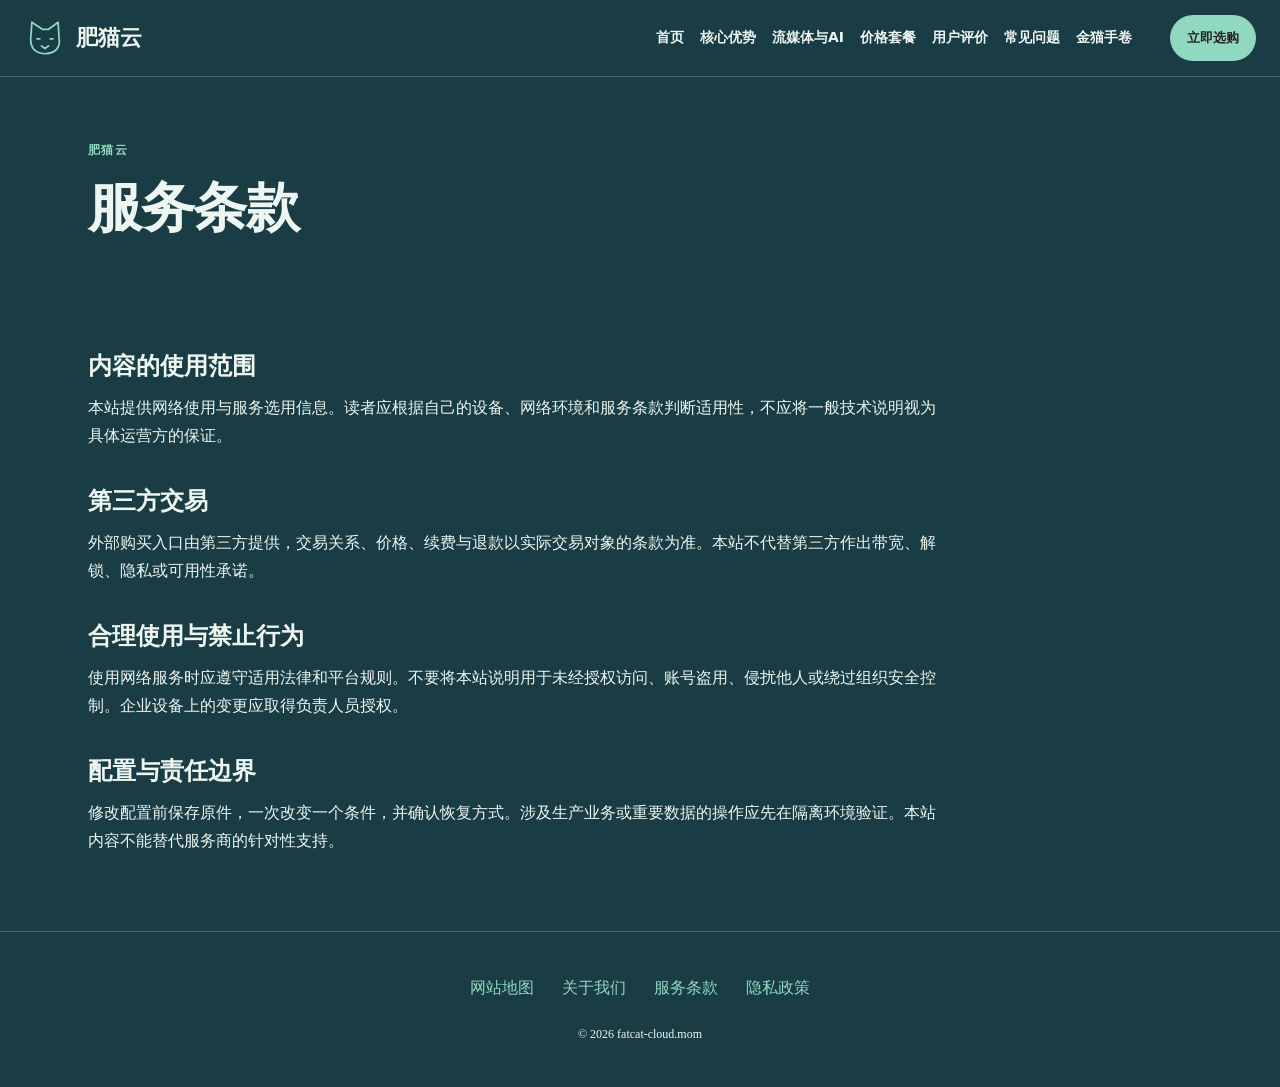
<file: terms.html>
<!DOCTYPE html>
<html lang="zh-CN"><head><meta charset="UTF-8"><meta name="viewport" content="width=device-width,initial-scale=1"><title>服务条款｜肥猫云·金猫手卷</title><meta name="description" content="金猫手卷的服务条款：说明肥猫云资料整理、内容使用与第三方服务边界。"><meta name="keywords" content="肥猫云,服务条款,金猫手卷,网络使用指南"><link rel="canonical" href="https://fatcat-cloud.mom/terms.html"><meta property="og:type" content="website"><meta property="og:title" content="服务条款｜肥猫云·金猫手卷"><meta property="og:description" content="金猫手卷的服务条款：说明肥猫云资料整理、内容使用与第三方服务边界。"><meta property="og:url" content="https://fatcat-cloud.mom/terms.html"><meta property="og:image" content="https://fatcat-cloud.mom/share.png"><meta property="og:locale" content="zh_CN"><link rel="icon" href="favicon.svg" type="image/svg+xml"><link rel="stylesheet" href="style.css"><script defer src="menu.js"></script><script type="application/ld+json">{"@context": "https://schema.org", "@type": "WebPage", "name": "服务条款｜肥猫云·金猫手卷", "url": "https://fatcat-cloud.mom/terms.html", "description": "金猫手卷的服务条款：说明肥猫云资料整理、内容使用与第三方服务边界。", "inLanguage": "zh-CN"}</script></head><body class="site-6 hero-A review-0 faq-2 nav-1"><header class="site-header"><div class="nav-wrap"><a class="brand" href="index.html"><svg class="brand-mark" viewBox="0 0 48 48" aria-hidden="true"><path d="M8 20L9 6L21 14H28L39 6L40 23Q43 41 24 42Q5 41 8 20Z M15 25H18 M30 25H33 M20 33L24 36L28 33" fill="none" stroke="currentColor" stroke-width="2" stroke-linecap="round" stroke-linejoin="round"/></svg><span>肥猫云</span></a><nav id="site-menu" aria-label="主导航"><a href="index.html">首页</a><a href="index.html#features">核心优势</a><a href="index.html#streaming">流媒体与AI</a><a href="index.html#pricing">价格套餐</a><a href="index.html#testimonials">用户评价</a><a href="index.html#faq">常见问题</a><a href="fatcat-fortune-scroll.html">金猫手卷</a></nav><div class="nav-actions"><a class="button compact" href="https://ww012.twilightaff.com/#/?code=A56DH1Af" target="_blank" rel="sponsored nofollow noopener">立即选购</a><button type="button" class="menu-toggle" aria-label="切换主导航菜单" aria-controls="site-menu" aria-expanded="false"><span></span><span></span></button></div></div></header><main class="site-main"><header class="page-heading"><span class="eyebrow">肥猫云</span><h1>服务条款</h1></header><div class="prose"><h2>内容的使用范围</h2><p>本站提供网络使用与服务选用信息。读者应根据自己的设备、网络环境和服务条款判断适用性，不应将一般技术说明视为具体运营方的保证。</p><h2>第三方交易</h2><p>外部购买入口由第三方提供，交易关系、价格、续费与退款以实际交易对象的条款为准。本站不代替第三方作出带宽、解锁、隐私或可用性承诺。</p><h2>合理使用与禁止行为</h2><p>使用网络服务时应遵守适用法律和平台规则。不要将本站说明用于未经授权访问、账号盗用、侵扰他人或绕过组织安全控制。企业设备上的变更应取得负责人员授权。</p><h2>配置与责任边界</h2><p>修改配置前保存原件，一次改变一个条件，并确认恢复方式。涉及生产业务或重要数据的操作应先在隔离环境验证。本站内容不能替代服务商的针对性支持。</p></div></main><footer class="site-footer"><nav aria-label="页脚导航"><a href="sitemap.html">网站地图</a><a href="about.html">关于我们</a><a href="terms.html">服务条款</a><a href="privacy.html">隐私政策</a></nav><p>© 2026 fatcat-cloud.mom</p></footer></body></html>
</file>
<file: style.css>
:root{--bg:#193c45;--ink:#edf6f0;--accent:#91d8c1;--panel:#ffffff09;--line:#ffffff30;--button-ink:#242424;--font:Georgia,"Noto Serif SC","Songti SC",SimSun,serif;--width:1160px;--radius:32px;}
*{box-sizing:border-box}html{scroll-behavior:smooth}body{margin:0;background:var(--bg);color:var(--ink);font-family:var(--font);line-height:1.75}a{color:var(--accent);text-decoration-thickness:1px;text-underline-offset:4px}a:visited{color:var(--accent)}a:hover{text-decoration:underline}button,a{-webkit-tap-highlight-color:transparent}button{font:inherit}a:focus-visible,button:focus-visible,summary:focus-visible{outline:3px solid var(--accent);outline-offset:5px}svg{max-width:100%}h1,h2,h3,p{margin-top:0}h1{font-size:clamp(30px,4.2vw,58px);line-height:1.2;letter-spacing:-.025em;max-width:19ch}h2{font-size:clamp(25px,3vw,38px);line-height:1.3;margin-bottom:12px}h3{font-size:19px;line-height:1.5}p{overflow-wrap:anywhere}img{max-width:100%;height:auto}.site-header{position:sticky;top:0;z-index:20;background:var(--bg);border-bottom:1px solid var(--line)}.nav-wrap{max-width:1440px;padding:15px 24px;margin:auto;display:flex;align-items:center;gap:24px}.brand{color:var(--ink)!important;display:flex;align-items:center;gap:10px;font-weight:800;white-space:nowrap;text-decoration:none;font-size:22px}.brand-mark{width:42px;height:42px;color:var(--accent)}#site-menu{display:flex;gap:17px;margin-left:auto;align-items:center}#site-menu a{font:600 13px/1.4 system-ui,sans-serif;text-decoration:none;color:var(--ink);white-space:nowrap}#site-menu a:hover{color:var(--accent)}.nav-actions{display:flex;align-items:center;gap:10px;margin-left:auto}.button{display:inline-flex;align-items:center;justify-content:center;background:var(--accent);color:var(--button-ink)!important;padding:13px 24px;border-radius:var(--radius);font:700 15px/1.5 system-ui,sans-serif;text-decoration:none;min-height:46px;white-space:nowrap}.button:hover{filter:brightness(.94);text-decoration:none}.compact{font-size:13px;padding:10px 17px}.menu-toggle{display:none;width:44px;height:44px;border:1px solid var(--line);background:transparent;border-radius:8px;color:var(--ink);align-items:center;justify-content:center;flex-direction:column;gap:6px}.menu-toggle span{display:block;width:20px;height:2px;background:currentColor}.site-main{max-width:var(--width);margin:auto;padding:0 28px;position:relative;z-index:1}.hero-section{min-height:600px;padding:72px 0;display:grid;grid-template-columns:1.1fr .9fr;gap:52px;align-items:center}.hero-intro{font-size:18px;max-width:40em}.eyebrow{display:block;color:var(--accent);font:700 12px/1.6 system-ui,sans-serif;letter-spacing:.12em;margin-bottom:16px}.hero-actions{display:flex;gap:24px;align-items:center;flex-wrap:wrap;margin-top:30px}.text-button{font-weight:700;min-height:44px;display:inline-flex;align-items:center}.hero-art{min-width:0;width:100%;display:flex;justify-content:center;align-items:center;animation:art-sway 9s ease-in-out infinite}.hero-art>svg{width:100%;height:auto!important;aspect-ratio:13/11;max-height:460px!important}.hero-A .hero-art{grid-column:1;grid-row:1}.hero-A .hero-copy{grid-column:2}.hero-C .hero-section{grid-template-columns:1fr;text-align:center;gap:28px;padding-bottom:40px}.hero-C h1,.hero-C .hero-intro{margin-left:auto;margin-right:auto}.hero-C .hero-actions{justify-content:center}.hero-C .hero-art{width:min(660px,100%);margin:auto}.hero-D .hero-section{display:block;text-align:center;min-height:620px;padding-top:130px}.hero-D h1,.hero-D .hero-intro{margin-left:auto;margin-right:auto}.hero-D .hero-actions{justify-content:center}.hero-D .hero-section>.hero-art{display:none}.site-art{position:fixed;inset:70px 0 0;pointer-events:none;z-index:0;display:flex;align-items:center;justify-content:center;opacity:.15;animation:art-sway 12s ease-in-out infinite}.site-art>svg{width:85vw;height:80vh!important;max-height:none!important}.section{padding:70px 0;border-top:1px solid var(--line);scroll-margin-top:100px}.section-heading{margin-bottom:32px}.section-intro{max-width:750px;margin-bottom:26px}.features{display:grid;gap:24px}.feature{display:flex;gap:20px;padding:24px;border:1px solid var(--line);border-radius:var(--radius);background:var(--panel)}.feature>svg{width:46px;height:46px;flex-shrink:0;color:var(--accent)}.feature p{margin-bottom:0}.features.tiles{grid-template-columns:repeat(2,minmax(0,1fr))}.features.rail{grid-template-columns:repeat(4,minmax(0,1fr))}.features.rail .feature{display:block;padding:22px 18px}.features.rail .feature svg{margin-bottom:14px}.features.list .feature{border-width:0 0 1px;border-radius:0;background:transparent}.features.list{grid-template-columns:1fr}.features.list .feature>div{display:grid;grid-template-columns:220px 1fr;gap:28px}.use-cases{display:grid;gap:24px}.use-cases.columns{grid-template-columns:repeat(3,minmax(0,1fr))}.use-case{padding:28px;background:var(--panel);border-radius:var(--radius);position:relative;border:1px solid var(--line)}.use-cases.rows .use-case{display:grid;grid-template-columns:50px 170px 1fr;gap:12px 24px;align-items:start}.use-cases.rows .use-case>p:not(.platforms),.use-cases.rows .status{grid-column:3}.use-cases.steps .use-case:nth-child(2){margin-left:7%}.use-cases.steps .use-case:nth-child(3){margin-left:14%}.item-no,.review-mark{color:var(--accent);font-size:26px;font-weight:700}.platforms{font-size:14px;color:var(--accent)}.status{font-size:12px;border-top:1px solid var(--line);padding-top:10px;display:block}.plans{display:grid;gap:22px}.plans.cards{grid-template-columns:repeat(3,minmax(0,1fr))}.plan{padding:28px;border:1px solid var(--line);border-radius:var(--radius);background:var(--panel)}.price-value{font-size:24px;font-weight:700;color:var(--accent)}dl{margin:20px 0}dl>div{display:flex;justify-content:space-between;gap:12px;padding:10px 0;border-bottom:1px solid var(--line);font-size:14px}dd{margin:0}.plans.table .plan{display:grid;grid-template-columns:1fr 1fr 2fr;gap:8px 24px;align-items:center}.plans.table .plan>h3{grid-column:1}.plans.table .price-value{grid-column:2;grid-row:1/3}.plans.table dl{grid-column:3;grid-row:1/4;margin:0}.plans.table .small{grid-column:1/3}.small{font-size:12px;opacity:.8}.reviews{display:grid;grid-template-columns:repeat(3,minmax(0,1fr));gap:28px}.review{padding:28px 0;border-top:3px solid var(--accent)}.review h3{margin-top:16px}.faq-list{max-width:900px}.faq-list details{padding:18px 0;border-bottom:1px solid var(--line)}summary{cursor:pointer;font-weight:700;padding-right:20px}details p{margin:16px 0 4px;max-width:75ch}.site-footer{position:relative;z-index:1;padding:42px 24px;border-top:1px solid var(--line);background:var(--bg);text-align:center}.site-footer nav{display:flex;gap:28px;justify-content:center;flex-wrap:wrap}.site-footer p{font-size:12px;margin:22px 0 0}.page-heading{padding:64px 0 38px}.page-heading h1{max-width:25ch}.article-list{display:grid;gap:28px;padding-bottom:70px;counter-reset:stories}.article-card{border:1px solid var(--line);background:var(--panel);border-radius:var(--radius);padding:30px;counter-increment:stories;position:relative}.article-card::before{content:counter(stories,decimal-leading-zero);display:block;font-size:26px;color:var(--accent);margin-bottom:16px}.article-card h2{font-size:23px}.article-card p{margin-bottom:20px}.article-list.split{grid-template-columns:repeat(2,minmax(0,1fr))}.article-list.stack{grid-template-columns:1fr}.article-list.stack .article-card{display:grid;grid-template-columns:64px 1fr 1fr;gap:20px}.article-list.stack .article-card a{grid-column:2}.article-list.mosaic{grid-template-columns:repeat(3,minmax(0,1fr))}.article-list.mosaic .article-card:first-child{grid-column:span 2}.article-page{max-width:850px;margin:auto;padding:56px 0 80px}.article-page h1{max-width:100%;font-size:clamp(28px,3.5vw,44px)}.article-page .lead{font-size:18px;padding-bottom:24px;border-bottom:1px solid var(--line)}.article-body h2{font-size:25px;margin:40px 0 18px}.article-body p{font-size:17px;line-height:1.95;margin-bottom:20px}.article-body a,.article-body a:visited{color:var(--accent);font-weight:700}.sources{margin-top:40px;padding-top:20px;border-top:1px solid var(--line);font-size:12px}.sources p{overflow-wrap:anywhere}.prose{max-width:850px;padding-bottom:60px}.prose h2{font-size:24px;margin-top:36px}.map-links{list-style:none;padding:0;display:grid;gap:14px}.site-0 .section-heading,.site-6 .section-heading,.site-12 .section-heading{border-left:5px solid var(--accent);padding-left:22px}.site-1 .section-heading,.site-7 .section-heading,.site-13 .section-heading{text-align:center}.site-2 .section-heading,.site-8 .section-heading,.site-14 .section-heading{display:flex;align-items:baseline;gap:30px;flex-wrap:wrap}.site-3 .section,.site-9 .section,.site-15 .section{border-top-width:3px}.site-4 .feature,.site-10 .feature,.site-16 .feature{border-inline-start:5px solid var(--accent)}.site-5 .use-case,.site-11 .use-case,.site-17 .use-case{border-top:4px solid var(--accent)}@keyframes art-sway{0%,100%{transform:translateY(0)}50%{transform:translateY(-8px)}}
@media(max-width:1240px){#site-menu{display:none;position:absolute;left:0;right:0;top:100%;padding:22px;background:var(--bg);border-bottom:1px solid var(--line);box-shadow:0 12px 20px #0001;margin:0;flex-direction:column;align-items:stretch;gap:0}#site-menu.is-open{display:flex}#site-menu a{padding:12px}.menu-toggle{display:flex}.features.rail{grid-template-columns:repeat(2,minmax(0,1fr))}.nav-wrap{position:relative}.nav-actions{margin-left:auto}}
@media(max-width:768px){.site-main{padding:0 22px}.hero-section,.hero-A .hero-section{grid-template-columns:1fr;gap:24px;padding:42px 0;min-height:0}.hero-A .hero-copy,.hero-A .hero-art{grid-column:auto;grid-row:auto}.hero-A .hero-copy{order:0}.hero-A .hero-art{order:1}.hero-art>svg{max-height:340px!important}.hero-D .hero-section{padding:75px 0;min-height:520px}.hero-intro{font-size:16px}.hero-copy h1{max-width:21ch}.section{padding:48px 0}.features.tiles,.features.rail,.use-cases.columns,.plans.cards,.reviews,.article-list.split,.article-list.mosaic{grid-template-columns:1fr}.features.list .feature>div{display:block}.features.rail .feature{display:flex}.use-cases.rows .use-case{display:block}.use-cases.steps .use-case:nth-child(n){margin-left:0}.plans.table .plan{display:block}.article-list.mosaic .article-card:first-child{grid-column:auto}.article-list.stack .article-card{display:block}.page-heading{padding-top:40px}.article-page{padding-top:38px}.article-body p{font-size:16px}.nav-wrap{padding:12px 16px;gap:12px}.brand{font-size:19px;gap:7px}.brand-mark{width:32px;height:32px}.compact{padding:10px 12px;font-size:12px}.site-footer nav{gap:14px 24px}.site-art{opacity:.09}.section-heading{display:block!important}}
@media(max-width:360px){.site-main{padding:0 16px}.nav-wrap{padding:10px 12px}.brand-mark{width:28px}.brand{font-size:17px}.nav-actions{gap:7px}.compact{padding:9px}.menu-toggle{width:38px;height:40px}.hero-actions{gap:18px}.feature,.plan,.use-case,.article-card{padding:21px}.hero-copy h1{font-size:29px}}
@media(prefers-reduced-motion:reduce){html{scroll-behavior:auto}*,*::before,*::after{animation:none!important;transition:none!important}}

.review-1 .reviews{grid-template-columns:1fr}.review-1 .review{display:grid;grid-template-columns:70px 180px 1fr;gap:14px;align-items:baseline;padding:22px 0;border-top-width:1px}.review-1 .review h3{margin:0}.review-1 .review .small{grid-column:3}.review-2 .reviews{grid-template-columns:1.3fr 1fr}.review-2 .review:first-child{grid-row:span 2;padding:36px;border:1px solid var(--line);border-radius:var(--radius);background:var(--panel)}.faq-1 .faq-list{max-width:none;display:grid;grid-template-columns:1fr 1fr;gap:24px}.faq-1 details:last-child{grid-column:span 2}.faq-2 .faq-list{margin-left:22%;border-left:3px solid var(--accent);padding-left:28px}.site-0 .hero-section{grid-template-columns:1.25fr .75fr}.site-1 .hero-section{grid-template-columns:1.1fr 1fr}.site-4 .hero-section{gap:90px}.site-5 .hero-copy{border-left:3px solid var(--accent);padding-left:30px}.site-6 .hero-art{border:1px solid var(--line);border-radius:50%;padding:25px}.site-7 .hero-section{padding-top:52px}.site-7 .hero-art{max-width:520px}.site-9 h1{font-size:clamp(32px,4.8vw,65px)}.site-10 .hero-section{grid-template-columns:.8fr 1.2fr}.site-11 .hero-copy{max-width:900px;margin:auto}.site-13 .hero-art{max-width:570px}.site-14 .hero-copy{border-bottom:4px solid var(--accent);padding-bottom:32px}.site-15 h1{font-weight:500;letter-spacing:-.04em}.site-17 .hero-section{gap:80px}.site-art{opacity:.3}.hero-D .article-page,.hero-D .prose{background:color-mix(in srgb,var(--bg) 88%,transparent);padding:36px}.hero-D .hero-copy{position:relative}.hero-D .hero-copy::before{content:'';position:absolute;inset:-25px -15px;background:radial-gradient(ellipse,var(--bg),transparent 75%);z-index:-1;pointer-events:none}
@media(min-width:1241px){.nav-1 .nav-wrap{display:grid;grid-template-columns:1fr auto 1fr;gap:10px 30px}.nav-1 .brand{grid-column:2;grid-row:1;justify-content:center}.nav-1 .nav-actions{grid-column:3;grid-row:1}.nav-1 #site-menu{grid-column:1/4;grid-row:2;justify-content:center;margin:auto;padding-top:6px}.nav-1 .section{scroll-margin-top:160px}.nav-2 .nav-wrap{display:grid;grid-template-columns:auto 1fr auto;gap:10px 35px}.nav-2 .brand{grid-row:1/3}.nav-2 #site-menu{grid-column:2/4;grid-row:2;justify-content:flex-end;margin:0}.nav-2 .nav-actions{grid-column:3;grid-row:1}.nav-2 .section{scroll-margin-top:150px}}
@media(max-width:768px){.hero-section{grid-template-columns:1fr!important;gap:26px!important}.hero-copy{border-left:0!important;padding-left:0!important}.review-1 .review{display:block}.review-1 .review h3{margin:12px 0}.review-2 .reviews{grid-template-columns:1fr}.review-2 .review:first-child{grid-row:auto;padding:24px}.faq-1 .faq-list{grid-template-columns:1fr;gap:0}.faq-1 details:last-child{grid-column:auto}.faq-2 .faq-list{margin-left:0;padding-left:20px}.site-art{opacity:.22}.hero-D .article-page,.hero-D .prose{padding:26px 10px}}
.site-2 .site-art{opacity:.85}.site-12 .site-art{opacity:1}.site-12 .site-art path{opacity:.65}.site-16 .site-art{opacity:.6}@media(max-width:768px){.site-2 .site-art{opacity:.7}.site-12 .site-art{opacity:1}.site-16 .site-art{opacity:.5}}.site-5 .hero-art{position:relative}.site-5 .hero-art>svg:first-child{position:absolute;inset:0}.site-5 .coffee-mark{position:relative}.roast-bean{animation:roast-rock 9s ease-in-out infinite}@keyframes roast-rock{0%,100%{transform:rotate(-3deg)}50%{transform:rotate(5deg)}}@media(prefers-reduced-motion:reduce){.roast-bean{animation:none!important}}h1,h2{text-wrap:balance}
/* Card presentation revision */
a,a:link,a:visited,a:hover,a:focus{text-decoration:none!important}.features,.features.rail,.features.tiles,.features.list{display:grid;grid-template-columns:repeat(2,minmax(0,1fr));gap:24px}.features.list .feature>div{display:block}.feature,.features.rail .feature{display:block;padding:28px}.feature>svg{margin-bottom:16px}.use-cases,.use-cases.rows,.use-cases.steps,.use-cases.columns{display:grid;grid-template-columns:repeat(3,minmax(0,1fr));gap:24px}.use-cases.rows .use-case{display:block}.use-cases.steps .use-case:nth-child(n){margin-left:0}.plans,.plans.table,.plans.cards{grid-template-columns:repeat(3,minmax(0,1fr));align-items:stretch}.plans.table .plan,.plan{display:flex;flex-direction:column;padding:30px;border-radius:var(--radius)}.plan .price-value{font-size:40px;margin:16px 0}.price-value small{font-size:14px;font-weight:400}.quota{padding:18px 0;border-top:1px solid var(--line);border-bottom:1px solid var(--line)}.quota strong{font-size:28px}.plan ul{padding-left:19px;flex:1}.plan li{margin:14px 0}.reviews,.review-1 .reviews,.review-2 .reviews{display:grid;grid-template-columns:repeat(3,minmax(0,1fr));gap:24px}.review,.review-1 .review,.review-2 .review:first-child{display:block;grid-row:auto;padding:26px;border:1px solid var(--line);border-radius:var(--radius);background:var(--panel)}.faq-1 .faq-list{display:block}.faq-2 .faq-list{margin-left:0}.site-5 .hero-copy{border-left:0;padding-left:0}@media(max-width:768px){.features,.features.rail,.features.tiles,.features.list,.use-cases,.use-cases.rows,.use-cases.steps,.use-cases.columns,.plans,.plans.cards,.plans.table,.reviews,.review-1 .reviews,.review-2 .reviews{grid-template-columns:1fr}}

/* Final vertical cards, including the independent article index. */
.features,.features.rail,.features.tiles,.features.list{grid-template-columns:repeat(4,minmax(0,1fr));align-items:stretch}
.feature,.features.list .feature,.features.rail .feature{display:flex;flex-direction:column;border:1px solid var(--line);border-radius:var(--radius);background:var(--panel);padding:25px 22px;min-height:275px}
.features.list .feature>div{display:block}.feature p{font-size:15px}.feature>svg{margin:0 0 18px}.use-case{min-height:280px;display:flex!important;flex-direction:column}.use-case .platforms{margin-top:0}
.plan{min-height:430px}.plan ul{margin-bottom:0}.reviews .review{min-height:270px}.reviews .review .small{line-height:1.8}
.article-list,.article-list.split,.article-list.stack,.article-list.mosaic{grid-template-columns:repeat(3,minmax(0,1fr));align-items:stretch}
.article-list .article-card,.article-list.stack .article-card{display:flex;flex-direction:column;gap:0;min-height:320px;padding:28px}.article-list.mosaic .article-card:first-child{grid-column:auto}.article-card a{margin-top:auto;align-self:flex-start;padding:8px 0}.article-card h2{font-size:22px}
@media(max-width:1100px) and (min-width:769px){.features,.features.rail,.features.tiles,.features.list{grid-template-columns:repeat(2,minmax(0,1fr))}.article-list,.article-list.split,.article-list.stack,.article-list.mosaic{grid-template-columns:repeat(2,minmax(0,1fr))}.plan{padding:22px!important}.price-value{font-size:34px!important}}
@media(max-width:768px){.features,.features.rail,.features.tiles,.features.list,.article-list,.article-list.split,.article-list.stack,.article-list.mosaic{grid-template-columns:1fr}.feature,.features.list .feature,.features.rail .feature,.use-case,.reviews .review{min-height:0}.plan{min-height:400px}.article-list .article-card{min-height:265px}.hero-art{max-width:100%}.site-art{max-width:100vw}}

/* ==========================================================================
   Navigation Alignment, Article Hyperlinks & Clickable Cards Update
   ========================================================================== */

/* 1. Ensure CTA button and all menu items stay on the exact same row */
.site-header .nav-wrap,
.nav-0 .nav-wrap,
.nav-1 .nav-wrap,
.nav-2 .nav-wrap {
  display: flex !important;
  align-items: center !important;
  justify-content: flex-start !important;
  gap: 20px !important;
  flex-wrap: nowrap !important;
  grid-template-columns: none !important;
  grid-template-rows: none !important;
}

.site-header .brand,
.nav-0 .brand,
.nav-1 .brand,
.nav-2 .brand {
  flex-shrink: 0 !important;
  margin-right: auto !important;
  grid-column: auto !important;
  grid-row: auto !important;
}

.site-header #site-menu,
.nav-0 #site-menu,
.nav-1 #site-menu,
.nav-2 #site-menu {
  display: flex !important;
  align-items: center !important;
  gap: 16px !important;
  margin: 0 !important;
  padding: 0 !important;
  flex-shrink: 0 !important;
  grid-column: auto !important;
  grid-row: auto !important;
}

.site-header #site-menu a,
.nav-0 #site-menu a,
.nav-1 #site-menu a,
.nav-2 #site-menu a {
  white-space: nowrap !important;
  font-size: 14px !important;
}

.site-header .nav-actions,
.nav-0 .nav-actions,
.nav-1 .nav-actions,
.nav-2 .nav-actions {
  display: flex !important;
  align-items: center !important;
  gap: 12px !important;
  margin-left: 18px !important;
  flex-shrink: 0 !important;
  grid-column: auto !important;
  grid-row: auto !important;
}

.site-header .nav-actions .button,
.nav-0 .nav-actions .button,
.nav-1 .nav-actions .button,
.nav-2 .nav-actions .button {
  white-space: nowrap !important;
}

/* Responsive mobile drawer below 980px */
@media (max-width: 980px) {
  .site-header #site-menu,
  .nav-0 #site-menu,
  .nav-1 #site-menu,
  .nav-2 #site-menu {
    display: none !important;
    position: absolute !important;
    left: 0 !important;
    right: 0 !important;
    top: 100% !important;
    padding: 18px 24px !important;
    background: var(--bg) !important;
    border-bottom: 1px solid var(--line) !important;
    box-shadow: 0 12px 24px rgba(0, 0, 0, 0.15) !important;
    flex-direction: column !important;
    align-items: stretch !important;
    gap: 0 !important;
    z-index: 100 !important;
  }
  .site-header #site-menu.is-open,
  .nav-0 #site-menu.is-open,
  .nav-1 #site-menu.is-open,
  .nav-2 #site-menu.is-open {
    display: flex !important;
  }
  .site-header #site-menu a,
  .nav-0 #site-menu a,
  .nav-1 #site-menu a,
  .nav-2 #site-menu a {
    padding: 12px 0 !important;
    border-bottom: 1px solid var(--line) !important;
  }
  .site-header #site-menu a:last-child,
  .nav-0 #site-menu a:last-child,
  .nav-1 #site-menu a:last-child,
  .nav-2 #site-menu a:last-child {
    border-bottom: none !important;
  }
  .site-header .menu-toggle {
    display: flex !important;
  }
}

/* 2. Article & prose hyperlinks prominent colored styling */
.article-page a:not(.button):not(.brand),
.article-body a:not(.button):not(.brand),
.prose a:not(.button):not(.brand),
article a:not(.button):not(.brand) {
  color: var(--accent) !important;
  font-weight: 700 !important;
  text-decoration: underline !important;
  text-decoration-thickness: 2px !important;
  text-underline-offset: 4px !important;
  transition: opacity 0.2s ease !important;
}

.article-page a:not(.button):not(.brand):hover,
.article-body a:not(.button):not(.brand):hover,
.prose a:not(.button):not(.brand):hover,
article a:not(.button):not(.brand):hover {
  text-decoration: underline !important;
  opacity: 0.8 !important;
}

/* 3. Entire Article Card Clickable */
.article-list .article-card,
.article-card {
  position: relative !important;
  cursor: pointer !important;
  transition: transform 0.2s ease, box-shadow 0.2s ease, border-color 0.2s ease !important;
}

.article-list .article-card:hover,
.article-card:hover {
  transform: translateY(-4px) !important;
  box-shadow: 0 10px 24px rgba(0, 0, 0, 0.15) !important;
  border-color: var(--accent) !important;
}

.article-card a {
  color: var(--accent) !important;
  font-weight: 700 !important;
  position: static !important;
}

.article-card a::after {
  content: "" !important;
  position: absolute !important;
  inset: 0 !important;
  z-index: 2 !important;
  cursor: pointer !important;
}

/* 4. Pricing Plan Purchase Button */
.plan .button {
  width: 100% !important;
  margin-top: 24px !important;
  text-align: center !important;
  box-shadow: 0 4px 14px rgba(0, 0, 0, 0.12) !important;
  transition: transform 0.2s ease, filter 0.2s ease, box-shadow 0.2s ease !important;
}
.plan .button:hover {
  transform: translateY(-2px) !important;
  filter: brightness(0.92) !important;
  box-shadow: 0 6px 18px rgba(0, 0, 0, 0.18) !important;
}
</file>
<file: seo-guide.css>
.seo-plan-guide .seo-cost-form{display:grid;grid-template-columns:repeat(3,minmax(0,1fr));gap:1rem;margin:1.5rem 0}.seo-plan-guide label{display:grid;gap:.45rem;min-width:0}.seo-plan-guide input{width:100%;min-width:0;min-height:44px;padding:.7rem;border:1px solid currentColor;border-radius:8px;background:transparent;color:inherit;font:inherit}.seo-plan-guide button{cursor:pointer;min-height:44px;border:1px solid currentColor;font:inherit}.seo-plan-guide output{grid-column:1/-1;display:block;overflow-wrap:anywhere}.seo-reading a{text-decoration:underline;text-underline-offset:3px}.seo-reading li{margin:.7rem 0}#pricing .price-value{font-size:clamp(1.2rem,2vw,1.7rem);line-height:1.5}.hero-section h1{text-wrap:balance}#pricing,#plan-guide{scroll-margin-top:100px}@media(max-width:680px){.seo-plan-guide .seo-cost-form{grid-template-columns:1fr}}
</file>
